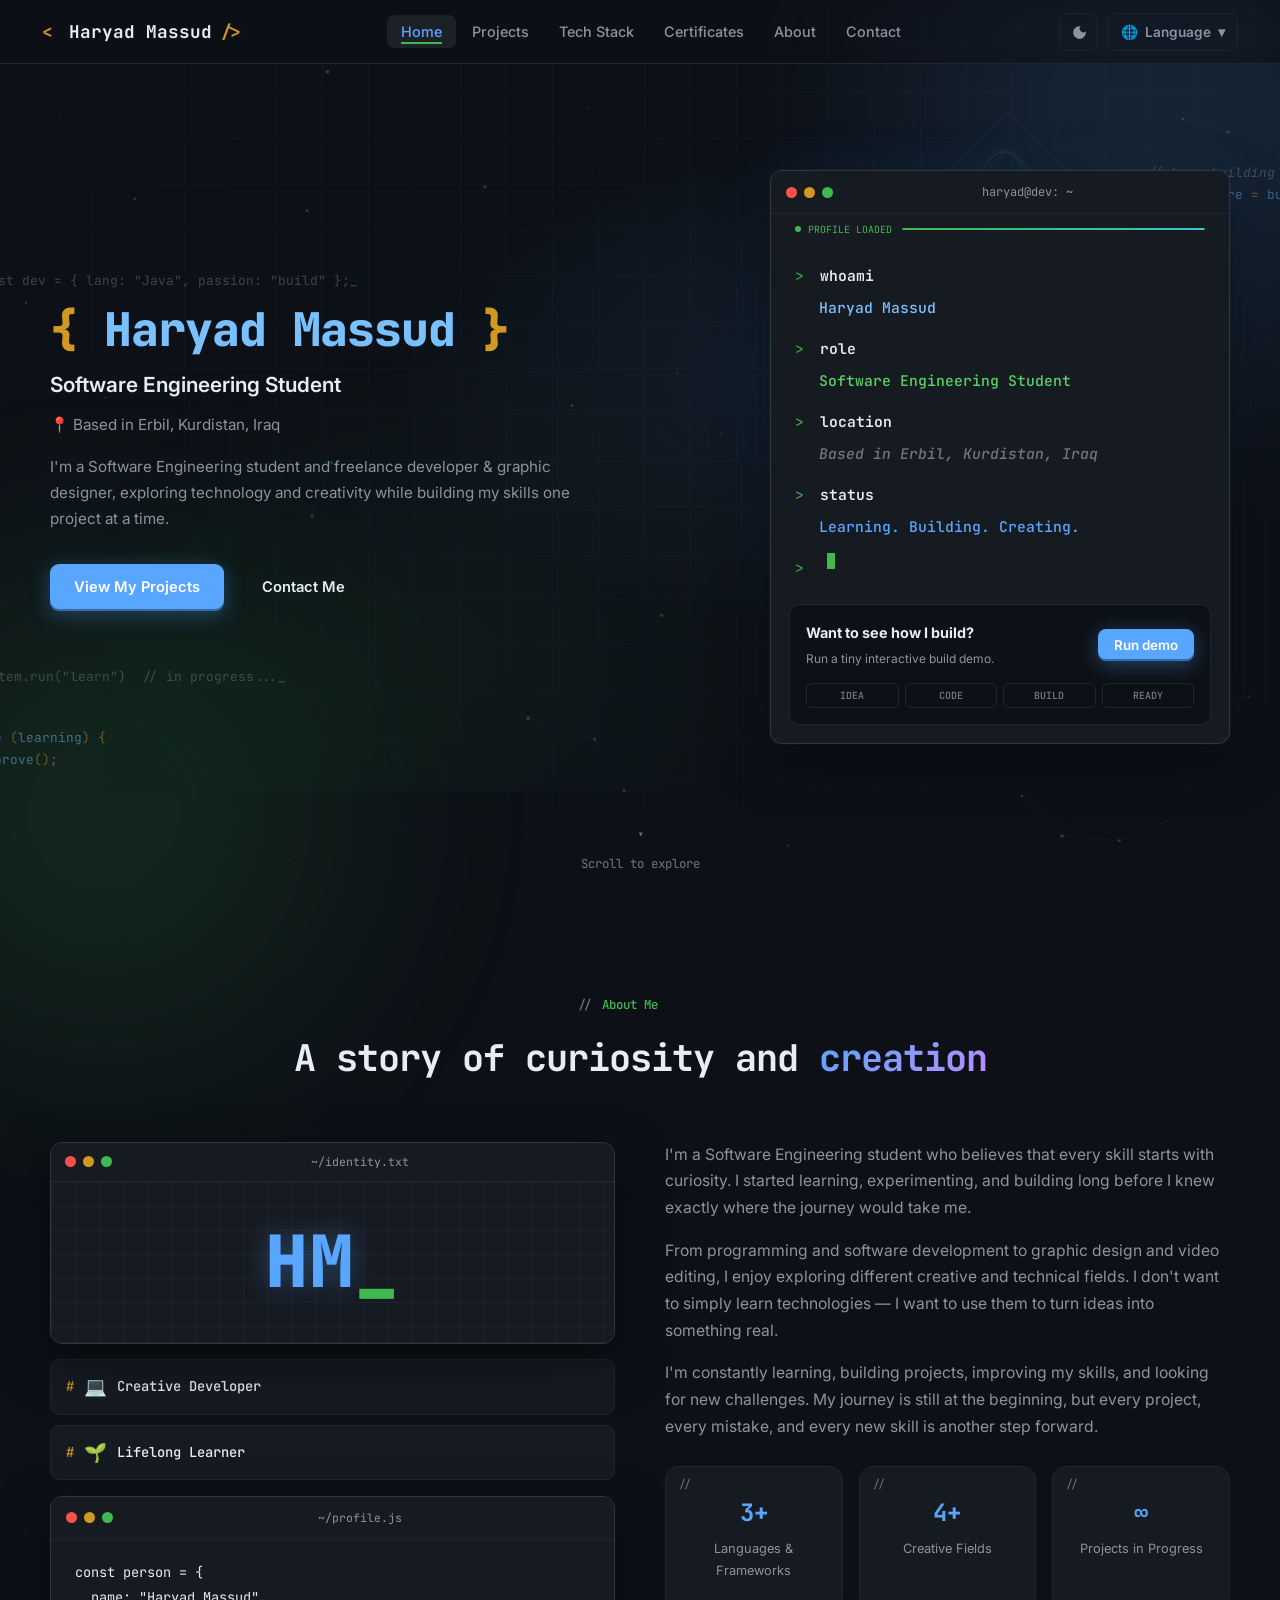
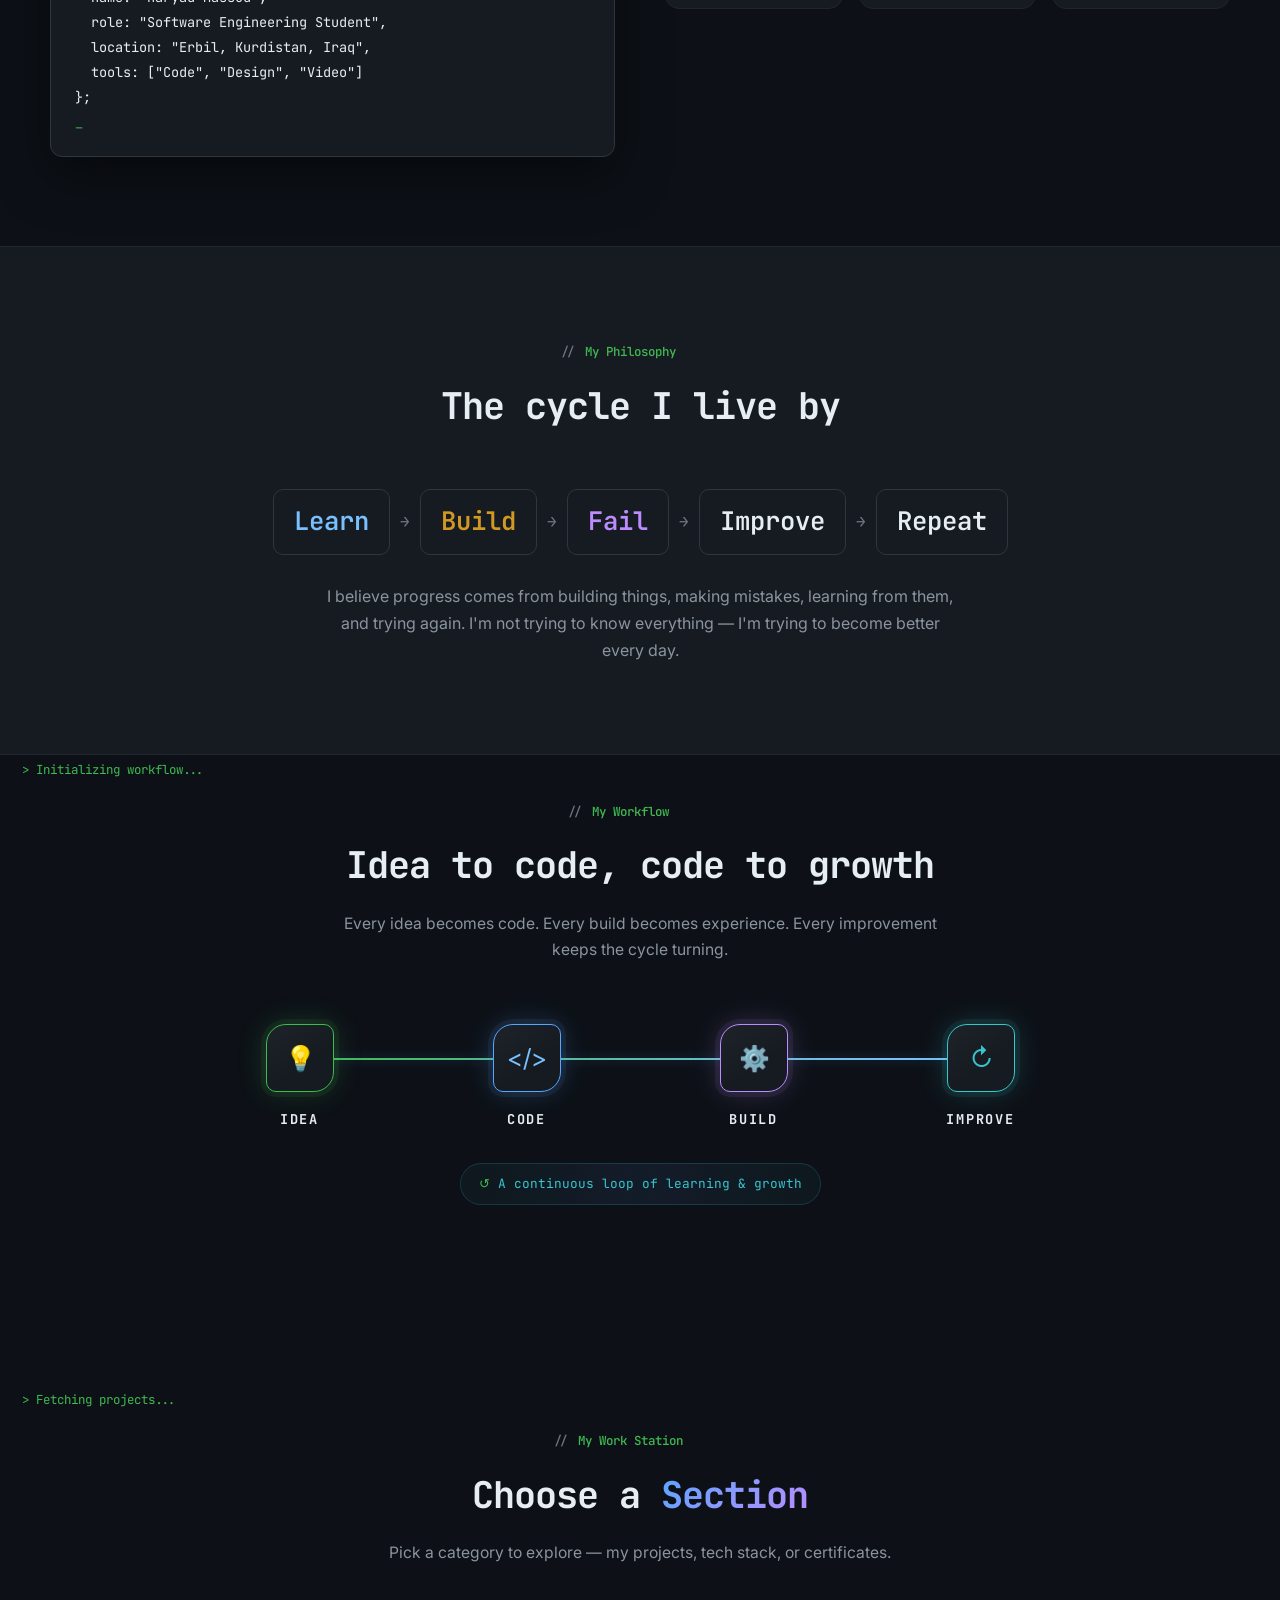
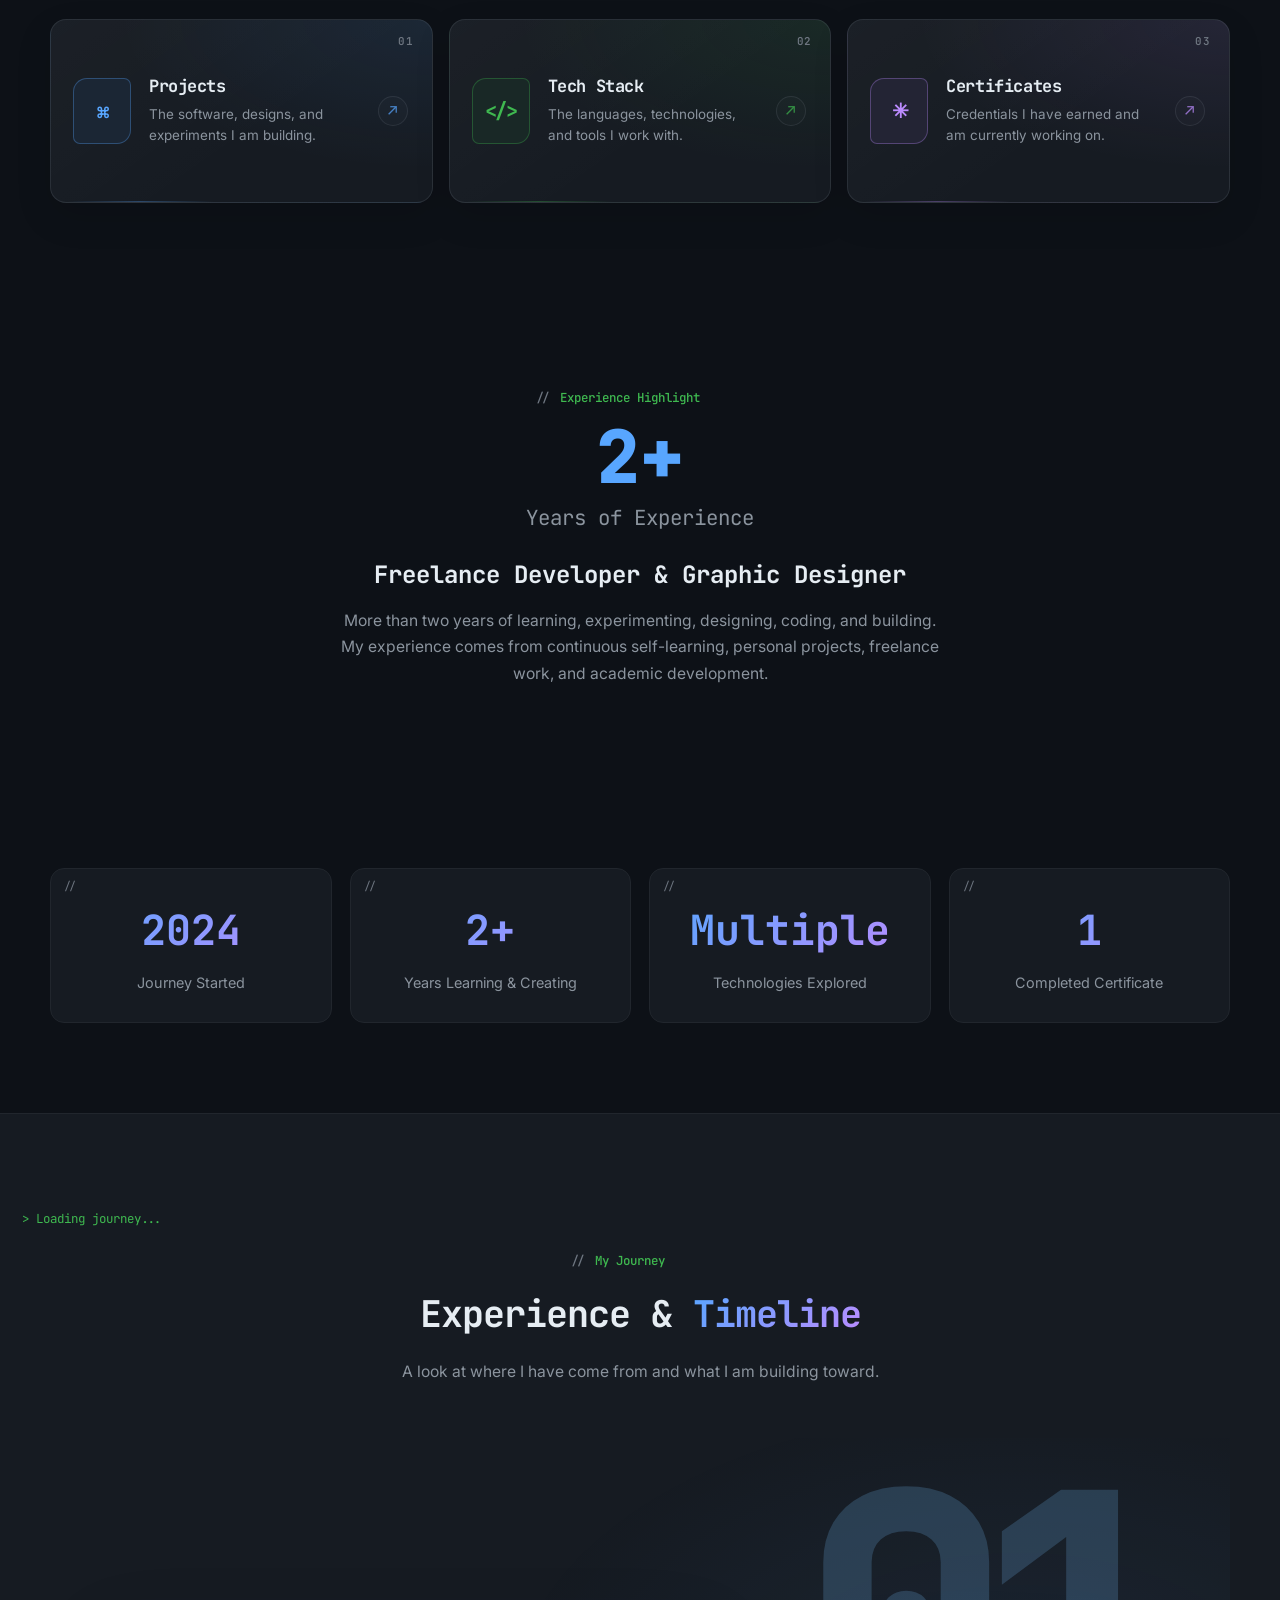
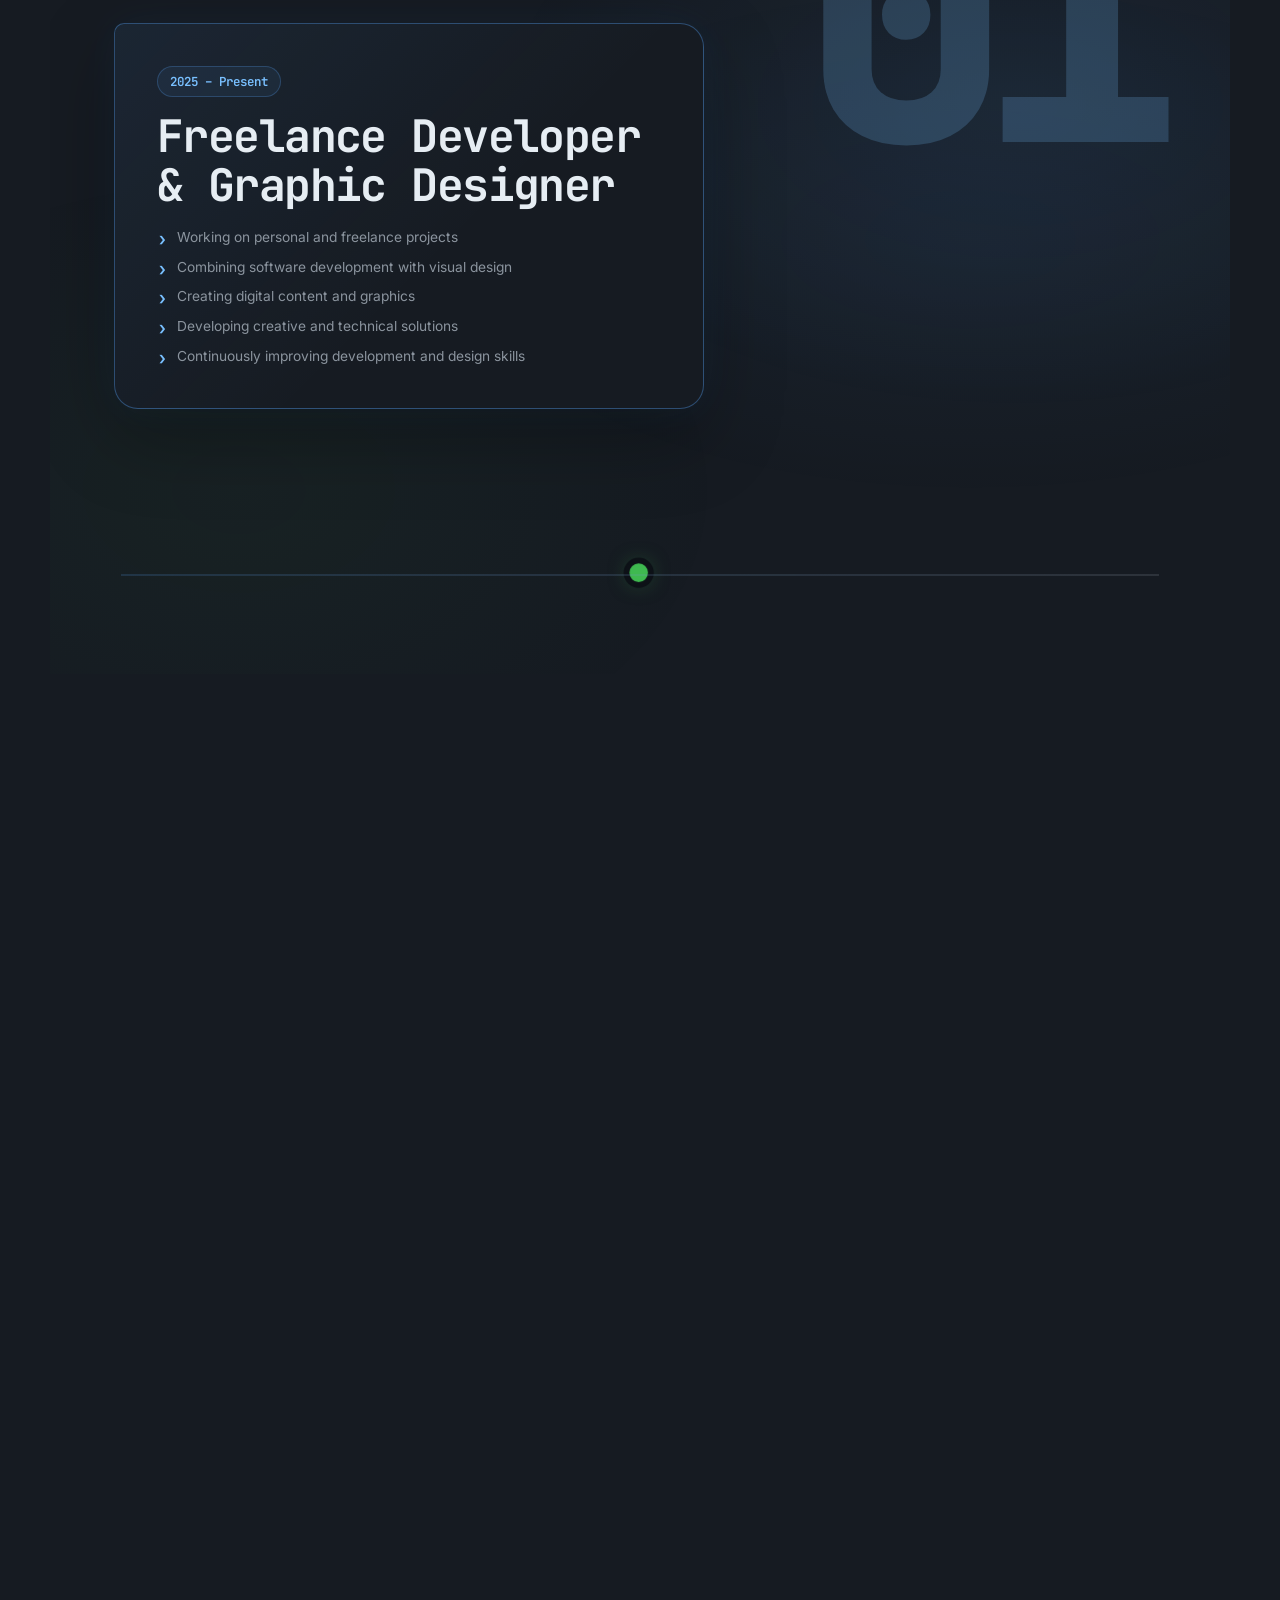
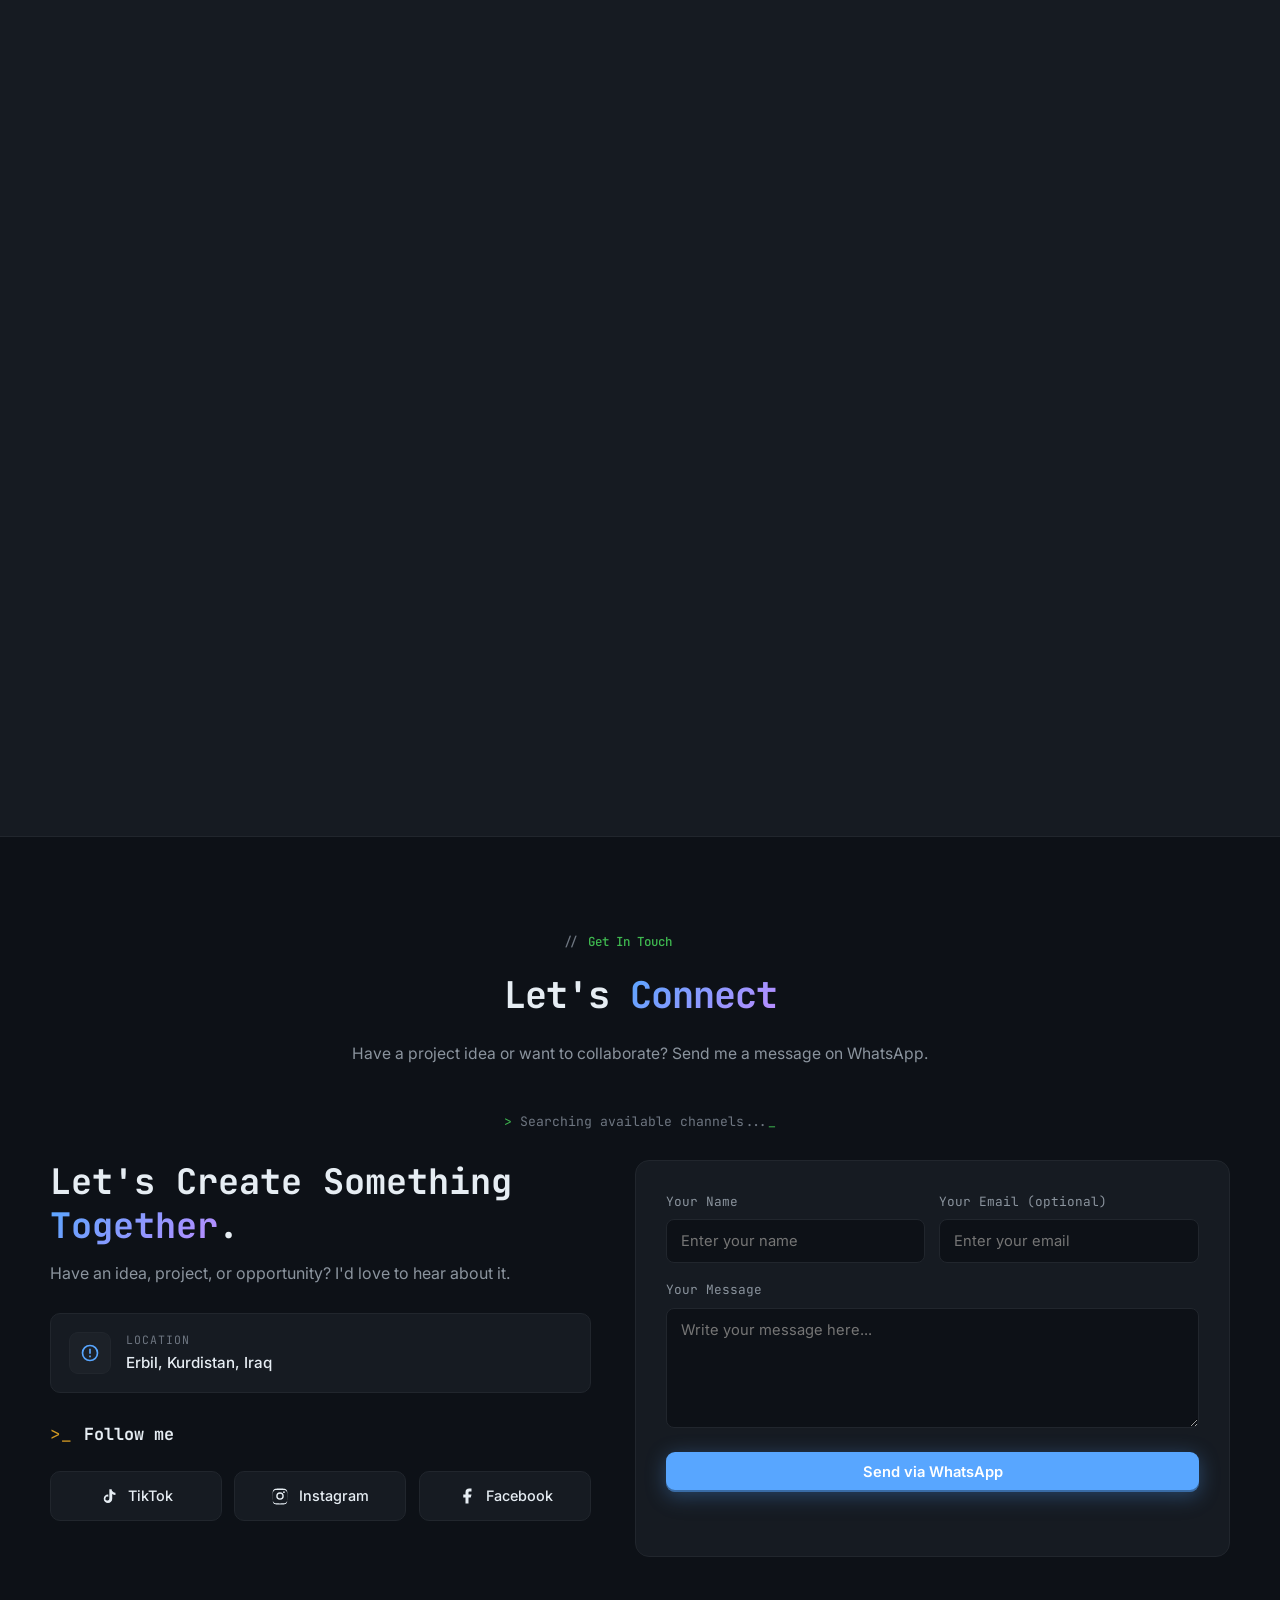
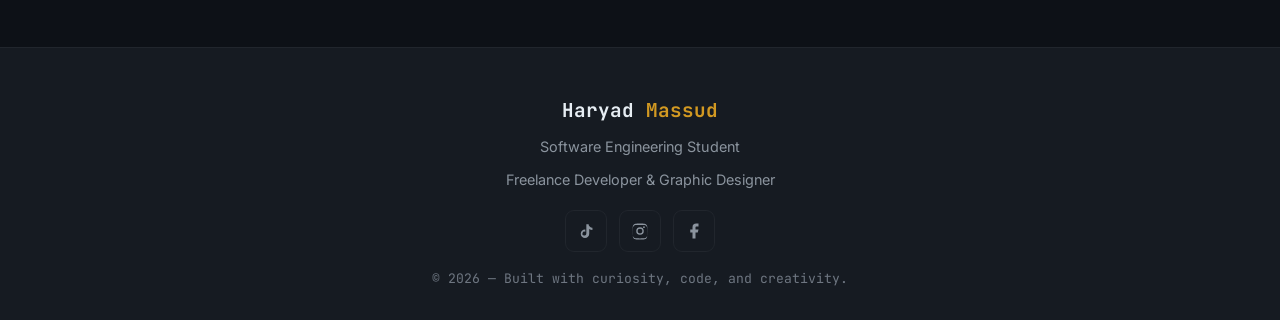
<file: index.html>
<!DOCTYPE html>
<html lang="en" dir="ltr" data-theme="dark">
<head>
    <meta charset="UTF-8">
    <meta name="viewport" content="width=device-width, initial-scale=1.0">
    <meta name="description" content="Haryad Massud — Software Engineering Student, Freelance Developer & Graphic Designer. Based in Erbil, Kurdistan.">
    <meta name="theme-color" content="#0d1117">
    <meta property="og:type" content="website">
    <meta property="og:title" content="Haryad Massud | Software Engineering Student">
    <meta property="og:description" content="Software engineering student, freelance developer, and graphic designer exploring technology and creativity in Erbil, Kurdistan.">
    <meta property="og:url" content="https://h4ryad01.vercel.app/">
    <link rel="canonical" href="https://h4ryad01.vercel.app/">
    <title>Haryad Massud | Software Engineering Student</title>
    <link rel="preconnect" href="https://fonts.googleapis.com">
    <link rel="preconnect" href="https://fonts.gstatic.com" crossorigin>
    <link href="https://fonts.googleapis.com/css2?family=Sora:wght@400;500;600;700;800&family=Inter:wght@300;400;500;600&family=JetBrains+Mono:wght@400;500;600;700;800&family=Tajawal:wght@400;500;700;800&family=Noto+Sans+Arabic:wght@400;500;600;700;800&display=swap" rel="stylesheet">
    <link rel="stylesheet" href="assets/css/styles.css">
</head>
<body>

    <a class="skip-link" href="#home" data-i18n="skipToContent">Skip to content</a>
    <div class="scroll-progress" id="scrollProgress"></div>

    <!-- Background -->
    <div class="bg-code"></div>
    <canvas id="sysCanvas"></canvas>
    <div class="code-snippet cs-1"><span class="tk-cm">// keep building</span>
<span class="tk-kw">const</span> <span class="tk-id">future</span> <span class="tk-op">=</span> <span class="tk-fn">build</span><span class="tk-op">()</span>;</div>
    <div class="code-snippet cs-2"><span class="tk-kw">while</span> <span class="tk-op">(</span><span class="tk-id">learning</span><span class="tk-op">)</span> <span class="tk-op">{</span>
  <span class="tk-id">improve</span><span class="tk-op">();</span>
<span class="tk-op">}</span></div>
    <div class="bg-type bg-type-1"></div>
    <div class="bg-type bg-type-2"></div>
    <div class="bg-orb orb-1"></div>
    <div class="bg-orb orb-2"></div>

    <!-- Viewport transition overlay -->
    <div class="viewport-transition" id="viewportTransition">
        <div class="trans-cmd"><span class="prompt">&gt;</span>&nbsp;<span class="cmd" id="transCmd"></span></div>
        <div class="trans-snippet" id="transSnippet"></div>
        <div class="trans-bar"><div class="fill" id="transFill"></div></div>
    </div>

    <!-- ===== NAV ===== -->
    <nav class="navbar" id="navbar">
        <div class="nav-inner">
            <a href="#home" class="brand"><span class="dot"></span><span data-i18n="brand">Haryad Massud</span></a>
            <ul class="nav-links" id="navLinks">
                <li><a href="#home" data-nav="home" data-i18n="nav.home" class="active">Home</a></li>
                <li><a href="projects.html" data-nav="projects" data-i18n="nav.projects">Projects</a></li>
                <li><a href="techstack.html" data-nav="tech" data-i18n="nav.tech">Tech Stack</a></li>
                <li><a href="certificates.html" data-nav="certs" data-i18n="nav.certs">Certificates</a></li>
                <li><a href="#about" data-nav="about" data-i18n="nav.about">About</a></li>
                <li><a href="#contact" data-nav="contact" data-i18n="nav.contact">Contact</a></li>
            </ul>
            <div class="nav-right">
                <button class="icon-btn" id="themeToggle" title="Theme" aria-label="Toggle theme">
                    <svg id="iconMoon" viewBox="0 0 24 24"><path d="M12 3a9 9 0 1 0 9 9c0-.46-.04-.92-.1-1.36a5.39 5.39 0 0 1-7.54-7.54C12.92 3.04 12.46 3 12 3z"/></svg>
                    <svg id="iconSun" viewBox="0 0 24 24" style="display:none"><path d="M12 7a5 5 0 1 0 0 10 5 5 0 0 0 0-10zm0-5a1 1 0 0 1 1 1v2a1 1 0 0 1-2 0V3a1 1 0 0 1 1-1zM4 11a1 1 0 0 1 0 2H2a1 1 0 0 1 0-2h2zm18 0a1 1 0 0 1 0 2h-2a1 1 0 0 1 0-2h2zM5.6 4.2a1 1 0 0 1 1.4 0l1.4 1.4a1 1 0 1 1-1.4 1.4L5.6 5.6a1 1 0 0 1 0-1.4zm11.4 12.8a1 1 0 0 1 1.4 0l1.4 1.4a1 1 0 0 1-1.4 1.4l-1.4-1.4a1 1 0 0 1 0-1.4zM12 19a1 1 0 0 1 1 1v2a1 1 0 0 1-2 0v-2a1 1 0 0 1 1-1zM5.6 19.8a1 1 0 0 1 0-1.4l1.4-1.4a1 1 0 1 1 1.4 1.4l-1.4 1.4a1 1 0 0 1-1.4 0zM17 6.6a1 1 0 0 1 0-1.4l1.4-1.4a1 1 0 1 1 1.4 1.4L18.4 6.6a1 1 0 0 1-1.4 0z"/></svg>
                </button>
                <div class="lang-select" id="langSelect">
                    <button class="lang-btn" id="langBtn" aria-controls="langMenu" aria-expanded="false">🌐<span class="lang-label" data-i18n="langLabel">Language</span><span>▾</span></button>
                    <div class="lang-menu" id="langMenu">
                        <button class="lang-opt" data-lang="en">English</button>
                        <button class="lang-opt" data-lang="ckb">کوردی</button>
                        <button class="lang-opt" data-lang="ar">العربية</button>
                    </div>
                </div>
                <button class="hamburger" id="hamburger" aria-label="Menu" aria-controls="navLinks" aria-expanded="false"><span></span><span></span><span></span></button>
            </div>
        </div>
    </nav>

    <!-- ================= HERO ================= -->
    <section class="hero" id="home" tabindex="-1">
        <div class="container hero-inner">
            <div class="hero-depth-scene" aria-hidden="true">
                <div class="depth-orbit depth-orbit-one"></div>
                <div class="depth-orbit depth-orbit-two"></div>
                <div class="depth-object">
                    <div class="depth-face depth-face-front">&lt;/&gt;</div>
                    <div class="depth-face depth-face-back"></div>
                    <div class="depth-face depth-face-side"></div>
                </div>
                <span class="depth-index">01 / BUILD</span>
                <span class="depth-node depth-node-one"></span>
                <span class="depth-node depth-node-two"></span>
            </div>
            <div class="hero-info">
                <h1 class="term-name"><span class="bracket">{</span> <span class="name" data-i18n="heroName">Haryad</span> <span class="name" data-i18n="heroNameLast">Massud</span> <span class="bracket">}</span></h1>
                <div class="hero-prof" data-i18n="heroProf">Software Engineering Student</div>
                <div class="hero-loc">📍 <span data-i18n="heroLoc">Based in Erbil, Kurdistan, Iraq</span></div>
                <p class="hero-desc" data-i18n="heroDesc">I'm a Software Engineering student and freelance developer & graphic designer, exploring technology and creativity while building my skills one project at a time.</p>
                <div class="hero-actions">
                    <a href="projects.html" class="btn btn-primary" data-i18n="viewProjects">View My Projects</a>
                    <a href="#contact" class="btn btn-ghost" data-i18n="contactMe">Contact Me</a>
                </div>
            </div>
            <div class="terminal hero-terminal">
                <div class="term-bar">
                    <div class="dots"><span class="d d1"></span><span class="d d2"></span><span class="d d3"></span></div>
                    <div class="title">haryad@dev: ~</div>
                </div>
                <div class="terminal-boot" id="terminalBoot" aria-live="polite">
                    <span class="terminal-boot-label"></span>
                    <span class="terminal-progress"><i></i></span>
                </div>
                <div class="term-body" id="termBody"></div>
                <div class="build-demo" id="buildDemo">
                    <div class="build-demo-head">
                        <div>
                            <h2 class="build-demo-title" data-i18n="buildDemo.title">Want to see how I build?</h2>
                            <p class="build-demo-intro" data-i18n="buildDemo.intro">Run a tiny interactive build demo.</p>
                        </div>
                        <button class="btn btn-primary btn-sm" id="buildDemoRun" type="button" data-i18n="buildDemo.run">Run demo</button>
                    </div>
                    <div class="build-demo-stages" id="buildDemoStages" role="group" aria-label="Build progress">
                        <span class="build-demo-stage" data-stage="0"></span>
                        <span class="build-demo-stage" data-stage="1"></span>
                        <span class="build-demo-stage" data-stage="2"></span>
                        <span class="build-demo-stage" data-stage="3"></span>
                    </div>
                    <pre class="build-demo-code" id="buildDemoCode" aria-live="polite"></pre>
                    <div class="build-demo-preview" id="buildDemoPreview" aria-hidden="true">
                        <div class="build-demo-browserbar">
                            <span class="build-demo-browser-dots"><i></i><i></i><i></i></span>
                            <span class="build-demo-preview-label" data-i18n="buildDemo.preview">Portfolio preview</span>
                        </div>
                        <div class="build-demo-page">
                            <div class="build-demo-nav">
                                <span class="build-demo-logo">HM</span>
                                <span class="build-demo-nav-links"><i></i><i></i><i></i></span>
                            </div>
                            <div class="build-demo-hero">
                                <div class="build-demo-copy">
                                    <span class="build-demo-kicker" data-i18n="buildDemo.previewKicker">SOFTWARE ENGINEERING STUDENT</span>
                                    <strong data-i18n="buildDemo.previewName">Haryad Massud</strong>
                                    <span class="build-demo-line"></span>
                                    <span class="build-demo-line short"></span>
                                    <span class="build-demo-mini-button" data-i18n="buildDemo.previewCta">Explore</span>
                                </div>
                                <div class="build-demo-avatar">HM</div>
                            </div>
                            <div class="build-demo-cards" aria-hidden="true"><i></i><i></i><i></i></div>
                        </div>
                    </div>
                    <a class="build-demo-projects" id="buildDemoProjects" href="projects.html" data-i18n="buildDemo.projects" hidden>Explore my projects</a>
                </div>
            </div>
        </div>
        <div class="scroll-hint"><div class="chev">▾</div><span data-i18n="scrollForMore">Scroll to explore</span></div>
    </section>

    <!-- ================= ABOUT ================= -->
    <section class="section" id="about">
        <div class="container">
            <div class="section-head reveal">
                <div class="eyebrow" data-i18n="aboutEyebrow">About Me</div>
                <h2 class="section-title" data-i18n="aboutTitle">A story of curiosity and <span class="gradient-text">creation</span></h2>
            </div>
            <div class="about-grid">
                <div class="about-visual reveal">
                    <div class="about-terminal-card">
                        <div class="term-bar">
                            <div class="dots"><span class="d d1"></span><span class="d d2"></span><span class="d d3"></span></div>
                            <div class="title">~/identity.txt</div>
                        </div>
                        <div class="about-monogram"><span class="hm">HM</span><span class="caret">_</span></div>
                    </div>
                    <div class="about-meta">
                        <div class="about-float-box"><span class="ico-hash">#</span><span class="ico">💻</span><span data-i18n="floatBox1">Creative Developer</span></div>
                        <div class="about-float-box"><span class="ico-hash">#</span><span class="ico">🌱</span><span data-i18n="floatBox2">Lifelong Learner</span></div>
                    </div>
                    <div class="code-window">
                        <div class="term-bar">
                            <div class="dots"><span class="d d1"></span><span class="d d2"></span><span class="d d3"></span></div>
                            <div class="title">~/profile.js</div>
                        </div>
                        <div class="code-body" id="typeCode"></div>
                    </div>
                </div>
                <div class="about-story reveal">
                    <p data-i18n="aboutP1">I'm a Software Engineering student who believes that every skill starts with curiosity. I started learning, experimenting, and building long before I knew exactly where the journey would take me.</p>
                    <p data-i18n="aboutP2">From programming and software development to graphic design and video editing, I enjoy exploring different creative and technical fields. I don't want to simply learn technologies — I want to use them to turn ideas into something real.</p>
                    <p data-i18n="aboutP3">I'm constantly learning, building projects, improving my skills, and looking for new challenges. My journey is still at the beginning, but every project, every mistake, and every new skill is another step forward.</p>
                    <div class="about-stats">
                        <div class="stat"><div class="num">3+</div><div class="lbl" data-i18n="stat1">Languages & Frameworks</div></div>
                        <div class="stat"><div class="num">4+</div><div class="lbl" data-i18n="stat2">Creative Fields</div></div>
                        <div class="stat"><div class="num">∞</div><div class="lbl" data-i18n="stat3">Projects in Progress</div></div>
                    </div>
                </div>
            </div>
        </div>
    </section>

    <!-- ================= PHILOSOPHY ================= -->
    <section class="section section-alt philosophy" id="philosophy">
        <div class="container">
            <div class="section-head reveal">
                <div class="eyebrow" data-i18n="philEyebrow">My Philosophy</div>
                <h2 class="section-title" data-i18n="philTitle">The cycle I live by</h2>
            </div>
            <div class="phil-cycle reveal">
                <span class="phil-word" data-i18n="philWords.0">Learn</span><span class="phil-sep">→</span>
                <span class="phil-word" data-i18n="philWords.1">Build</span><span class="phil-sep">→</span>
                <span class="phil-word" data-i18n="philWords.2">Fail</span><span class="phil-sep">→</span>
                <span class="phil-word" data-i18n="philWords.3">Improve</span><span class="phil-sep">→</span>
                <span class="phil-word" data-i18n="philWords.4">Repeat</span>
            </div>
            <p class="phil-desc reveal" data-i18n="philDesc">I believe progress comes from building things, making mistakes, learning from them, and trying again. I'm not trying to know everything — I'm trying to become better every day.</p>
        </div>
    </section>

    <!-- ================= PROCESS (IDEA -> CODE -> BUILD -> IMPROVE) ================= -->
    <section class="section process" id="process" data-scroll-key="process">
        <div class="container">
            <div class="section-head reveal">
                <div class="eyebrow" data-i18n="processEyebrow">My Workflow</div>
                <h2 class="section-title" data-i18n="processTitle">Idea to code, code to growth</h2>
                <p class="section-sub reveal" data-i18n="processSub">Every idea becomes code. Every build becomes experience. Every improvement keeps the cycle turning.</p>
            </div>
            <div class="pipeline" id="pipeline">
                <div class="pipe-node" data-step>
                    <div class="pipe-ico">💡</div>
                    <span class="pipe-label" data-i18n="processSteps.0">IDEA</span>
                </div>
                <div class="pipe-node" data-step>
                    <div class="pipe-ico">&lt;/&gt;</div>
                    <span class="pipe-label" data-i18n="processSteps.1">CODE</span>
                </div>
                <div class="pipe-node" data-step>
                    <div class="pipe-ico">⚙️</div>
                    <span class="pipe-label" data-i18n="processSteps.2">BUILD</span>
                </div>
                <div class="pipe-node" data-step>
                    <div class="pipe-ico">↻</div>
                    <span class="pipe-label" data-i18n="processSteps.3">IMPROVE</span>
                </div>
                <div class="pipe-loop" data-i18n="processLoop">A continuous loop of learning &amp; growth</div>
            </div>
        </div>
    </section>

    <!-- ================= WORK STATION ================= -->
    <section class="section" id="workStation" data-scroll-key="workStation">
        <div class="container">
            <div class="section-head reveal">
                <div class="eyebrow" data-i18n="workEyebrow">My Work Station</div>
                <h2 class="section-title" data-i18n="workTitle">Choose a <span class="gradient-text">Section</span></h2>
                <p class="section-sub reveal" data-i18n="workSub">Pick a category to explore — my projects, tech stack, or certificates.</p>
            </div>

            <!-- ===== SELECTOR ===== -->
            <div class="cat-grid">
                <a href="projects.html" class="cat-card reveal" data-nav-page="projects.html" data-nav-cmd="cd ./projects">
                    <span class="cat-index" aria-hidden="true">01</span>
                    <span class="cat-icon-wrap" aria-hidden="true"><span class="cat-icon">⌘</span></span>
                    <div class="cat-copy">
                        <h3 data-i18n="catTitle1">Projects</h3>
                        <p data-i18n="catDesc1">The software, designs, and experiments I am building.</p>
                    </div>
                    <span class="cat-arrow" aria-hidden="true">↗</span>
                </a>
                <a href="techstack.html" class="cat-card reveal" data-nav-page="techstack.html" data-nav-cmd="npm run skills">
                    <span class="cat-index" aria-hidden="true">02</span>
                    <span class="cat-icon-wrap" aria-hidden="true"><span class="cat-icon">&lt;/&gt;</span></span>
                    <div class="cat-copy">
                        <h3 data-i18n="catTitle2">Tech Stack</h3>
                        <p data-i18n="catDesc2">The languages, technologies, and tools I work with.</p>
                    </div>
                    <span class="cat-arrow" aria-hidden="true">↗</span>
                </a>
                <a href="certificates.html" class="cat-card reveal" data-nav-page="certificates.html" data-nav-cmd="open certificates">
                    <span class="cat-index" aria-hidden="true">03</span>
                    <span class="cat-icon-wrap" aria-hidden="true"><span class="cat-icon">✳</span></span>
                    <div class="cat-copy">
                        <h3 data-i18n="catTitle3">Certificates</h3>
                        <p data-i18n="catDesc3">Credentials I have earned and am currently working on.</p>
                    </div>
                    <span class="cat-arrow" aria-hidden="true">↗</span>
                </a>
            </div>
        </div>
    </section>

    <!-- ============ EXPERIENCE HIGHLIGHT ============ -->
    <section class="section highlight" id="highlight">
        <div class="container">
            <div class="hl-inner">
                <div class="eyebrow reveal" data-i18n="hlEyebrow">Experience Highlight</div>
                <div class="hl-years reveal" data-i18n="hlYears">2+</div>
                <div class="hl-years-suffix" data-i18n="expYearSuffix">Years of Experience</div>
                <h3 class="hl-role reveal" data-i18n="hlRole">Freelance Developer & Graphic Designer</h3>
                <p class="hl-desc reveal" data-i18n="hlDesc">More than two years of learning, experimenting, designing, coding, and building. My experience comes from continuous self-learning, personal projects, freelance work, and academic development.</p>
            </div>
        </div>
    </section>

    <!-- ============ JOURNEY COUNTERS ============ -->
    <section class="section stats" id="stats">
        <div class="container">
            <div class="stats-grid">
                <div class="stat reveal"><div class="stat-num" data-stat="V1"></div><div class="stat-label" data-i18n="statL1">Journey Started</div></div>
                <div class="stat reveal"><div class="stat-num" data-stat="V2"></div><div class="stat-label" data-i18n="statL2">Years Learning &amp; Creating</div></div>
                <div class="stat reveal"><div class="stat-num" data-stat="V3"></div><div class="stat-label" data-i18n="statL3">Technologies Explored</div></div>
                <div class="stat reveal"><div class="stat-num" data-stat="V4"></div><div class="stat-label" data-i18n="statL4">Completed Certificate</div></div>
            </div>
        </div>
    </section>

    <!-- ============ EXPERIENCE TIMELINE ============ -->
    <section class="section section-alt experience" id="experience" data-scroll-key="experience">
        <div class="container">
            <div class="section-head reveal">
                <div class="eyebrow" data-i18n="expEyebrow">My Journey</div>
                <h2 class="section-title" data-i18n="expTitle">Experience & <span class="gradient-text">Timeline</span></h2>
                <p class="section-sub reveal" data-i18n="expSub">A look at where I have come from and what I am building toward.</p>
            </div>
            <div class="exp-column">
                <div class="timeline" id="expTimeline"></div>
            </div>
        </div>
    </section>

    <!-- ================= CONTACT ================= -->
    <section class="section" id="contact">
        <div class="container">
            <div class="section-head reveal">
                <div class="eyebrow" data-i18n="contactEyebrow">Get In Touch</div>
                <h2 class="section-title" data-i18n="contactTitle">Let's <span class="gradient-text">Connect</span></h2>
                <p class="section-sub reveal" data-i18n="contactSub">Have a project idea, a collaboration, or just want to say hi? My inbox is always open.</p>
            </div>
            <div class="contact-grid">
                <div class="contact-info reveal">
                    <h3 class="contact-heading" data-i18n="contactHeading">Let's Create Something <span class="gradient-text">Together</span>.</h3>
                    <p class="contact-desc" data-i18n="contactDesc">Have an idea, project, or opportunity? I'd love to hear about it.</p>
                    <div class="contact-cards">
                        <div class="contact-card">
                            <div class="contact-ico"><svg viewBox="0 0 24 24"><path d="M12 2a10 10 0 1 0 0 20 10 10 0 0 0 0-20zm0 18a8 8 0 1 1 0-16 8 8 0 0 1 0 16zm-1-13h2v6h-2zm0 8h2v2h-2z"/></svg></div>
                            <div><div class="lbl" data-i18n="locLabel">Location</div><div class="val" data-i18n="locValue">Erbil, Kurdistan, Iraq</div></div>
                        </div>
                    </div>
                    <div class="tech-subhead" style="margin-top:26px"><span class="ths-chever">&gt;_</span><h4 data-i18n="followMe">Follow me</h4></div>
                    <div class="platform-grid" id="platformGrid"></div>
                </div>
                <form class="contact-form reveal" id="contactForm">
                    <div class="form-row">
                        <div class="field"><label for="contactName" data-i18n="nameLabel">Your Name</label><input id="contactName" name="name" type="text" autocomplete="name" required data-i18n-ph="namePh" placeholder="Enter your name"></div>
                        <div class="field"><label for="contactEmail" data-i18n="emailPhLabel">Your Email (optional)</label><input id="contactEmail" name="email" type="email" autocomplete="email" data-i18n-ph="emailPh" placeholder="Enter your email"></div>
                    </div>
                    <div class="field"><label for="contactMessage" data-i18n="msgLabel">Your Message</label><textarea id="contactMessage" name="message" required data-i18n-ph="msgPh" placeholder="Write your message here..."></textarea></div>
                    <button type="submit" class="btn btn-primary btn-block" data-i18n="submitMsg">Send via WhatsApp</button>
                    <div class="form-note" id="formNote" role="status" aria-live="polite"></div>
                </form>
            </div>
        </div>
    </section>

    <!-- ================= FOOTER ================= -->
    <footer class="footer">
        <div class="footer-inner">
            <div class="footer-brand">Haryad <span class="b">Massud</span></div>
            <div class="footer-role" data-i18n="footerRole1">Software Engineering Student</div>
            <div class="footer-role" data-i18n="footerRole2">Freelance Developer & Graphic Designer</div>
            <div class="footer-social" id="footerSocial"></div>
            <div class="copy" data-i18n="footerCopy">© 2026 — Built with curiosity, code, and creativity.</div>
        </div>
    </footer>

    <div class="cursor-dot"></div>
        <div class="cursor-ring"><span class="cursor-label"></span></div>

    <script src="assets/js/translations.js"></script>
    <script src="assets/js/data.js"></script>
    <script src="assets/js/main.js"></script>
</body>
</html>
</file>
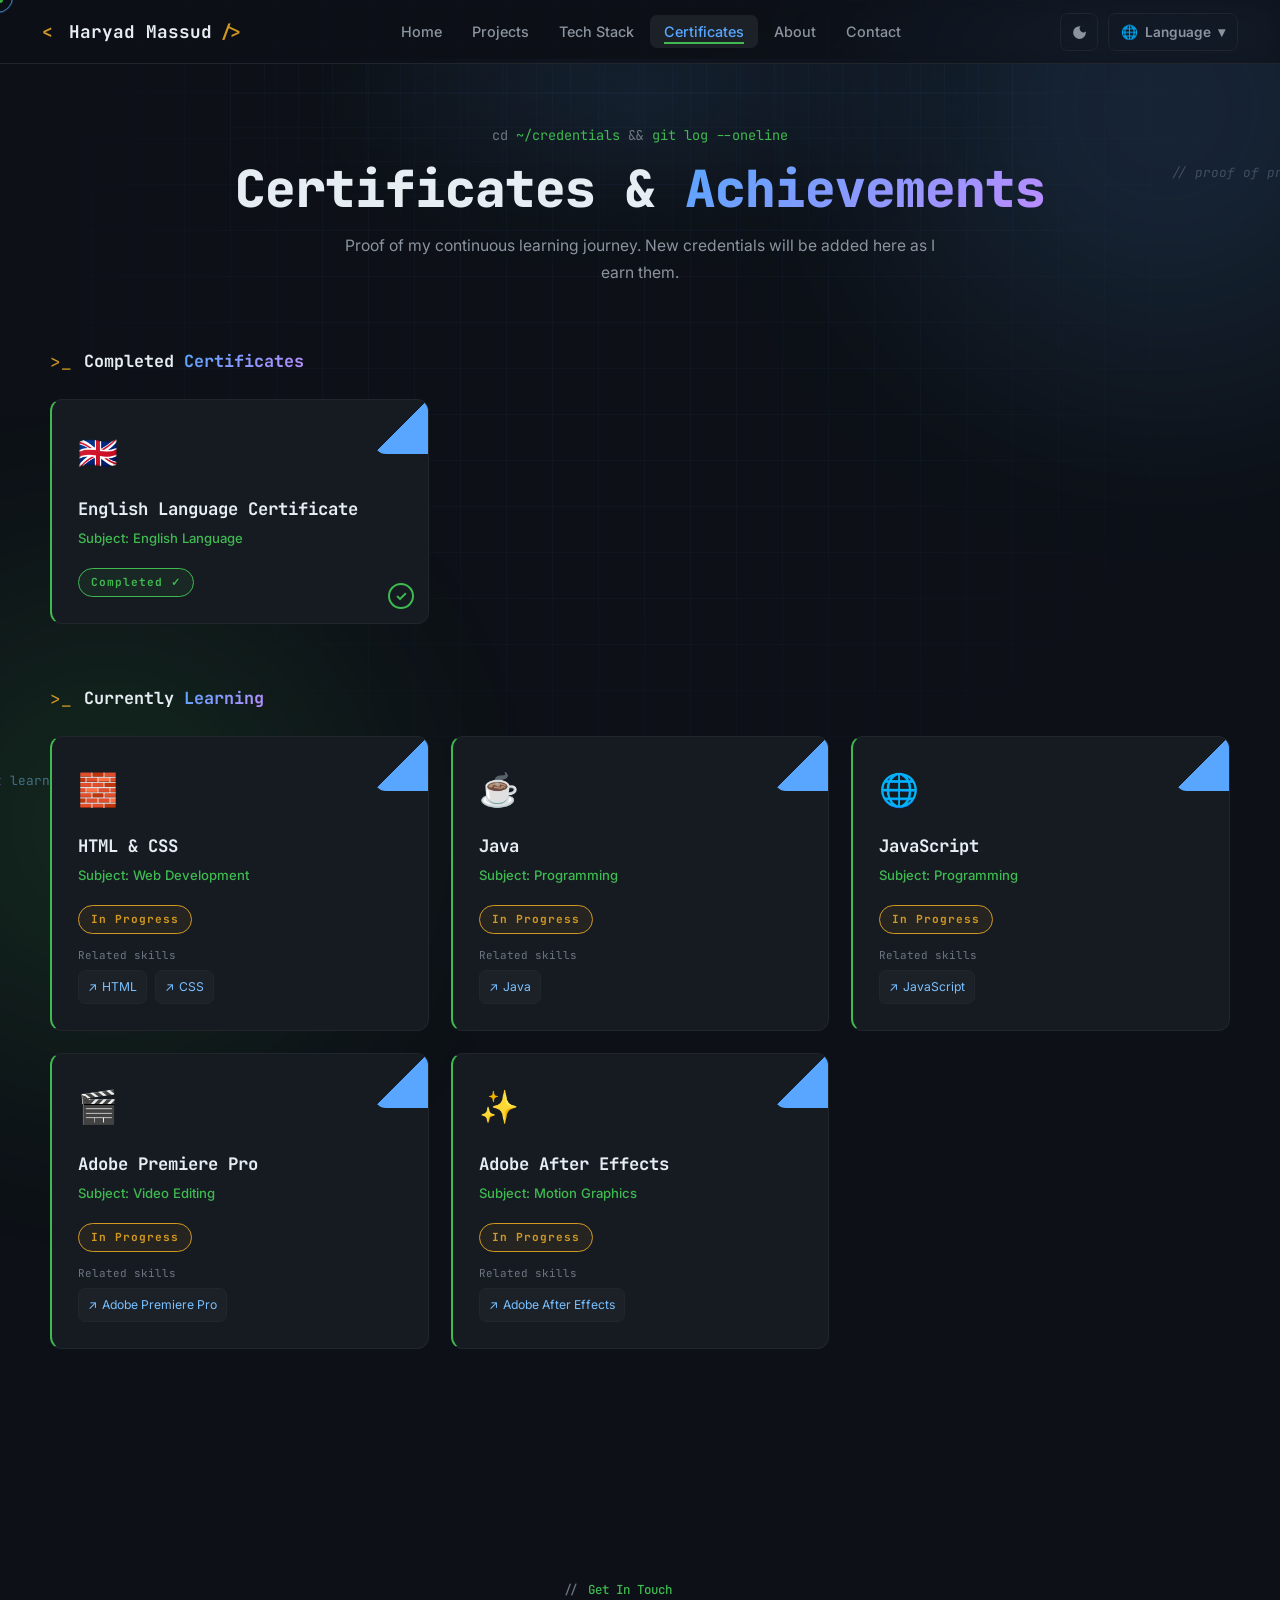
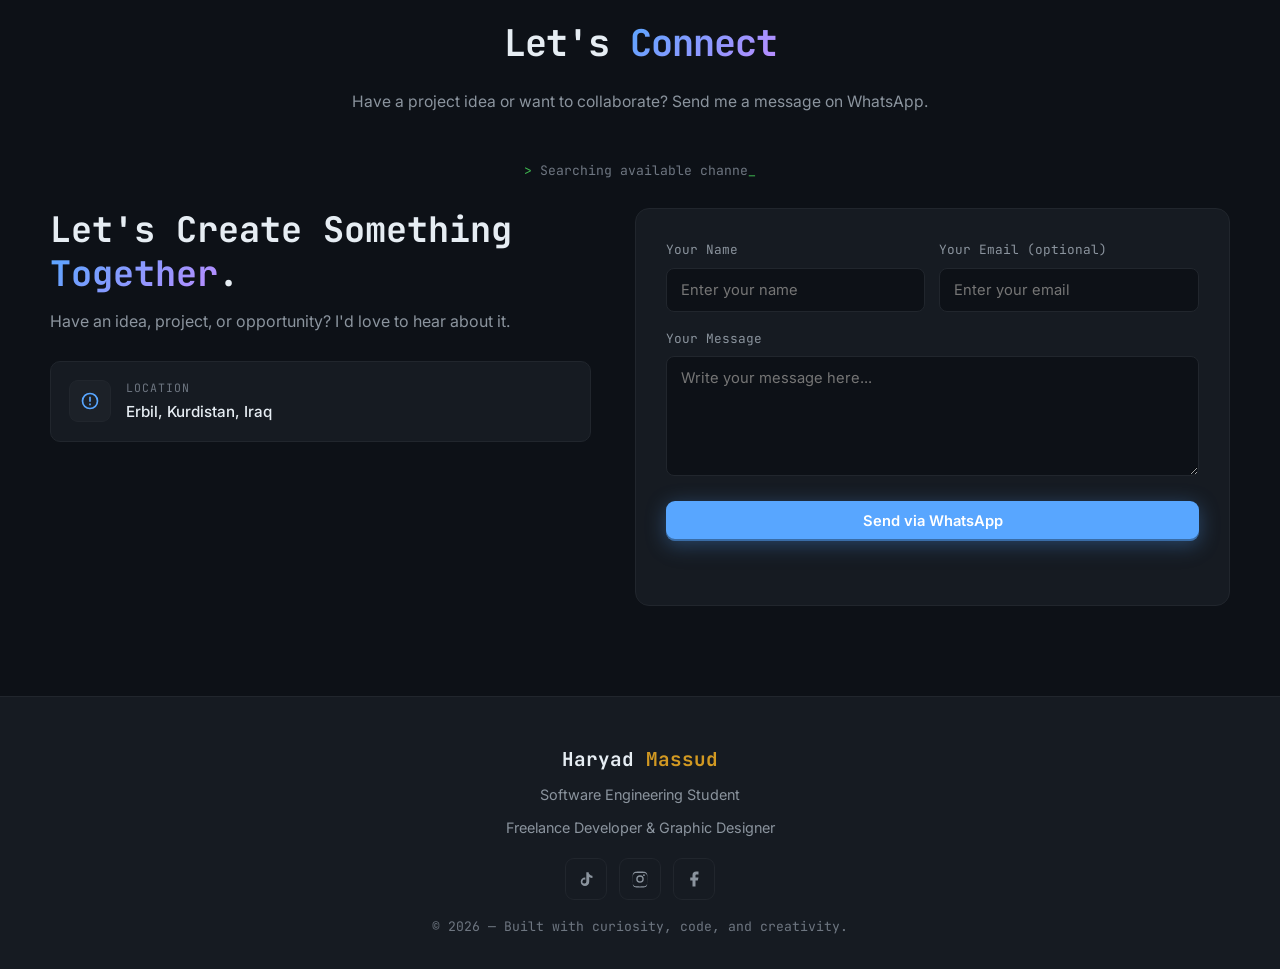
<file: certificates.html>
<!DOCTYPE html>
<html lang="en" dir="ltr" data-theme="dark">
<head>
    <meta charset="UTF-8">
    <meta name="viewport" content="width=device-width, initial-scale=1.0">
    <meta name="description" content="Haryad Massud — Certificates. Credentials earned and currently in progress on the learning journey.">
    <meta name="theme-color" content="#0d1117">
    <meta property="og:type" content="website">
    <meta property="og:title" content="Certificates | Haryad Massud">
    <meta property="og:description" content="Credentials Haryad Massud has earned and certificates currently in progress on the learning journey.">
    <meta property="og:url" content="https://h4ryad01.vercel.app/certificates.html">
    <link rel="canonical" href="https://h4ryad01.vercel.app/certificates.html">
    <title>Certificates | Haryad Massud</title>
    <link rel="preconnect" href="https://fonts.googleapis.com">
    <link rel="preconnect" href="https://fonts.gstatic.com" crossorigin>
    <link href="https://fonts.googleapis.com/css2?family=Sora:wght@400;500;600;700;800&family=Inter:wght@300;400;500;600&family=JetBrains+Mono:wght@400;500;600;700;800&family=Tajawal:wght@400;500;700;800&family=Noto+Sans+Arabic:wght@400;500;600;700;800&display=swap" rel="stylesheet">
    <link rel="stylesheet" href="assets/css/styles.css">
</head>
<body>

    <a class="skip-link" href="#pageContent" data-i18n="skipToContent">Skip to content</a>
    <div class="scroll-progress" id="scrollProgress"></div>

    <!-- Viewport transition overlay -->
    <div class="viewport-transition" id="viewportTransition">
        <div class="trans-cmd"><span class="prompt">&gt;</span>&nbsp;<span class="cmd" id="transCmd"></span></div>
        <div class="trans-snippet" id="transSnippet"></div>
        <div class="trans-bar"><div class="fill" id="transFill"></div></div>
    </div>

    <div class="bg-code"></div>
    <div class="code-snippet cs-1"><span class="tk-cm">// proof of progress</span></div>
    <div class="code-snippet cs-2"><span class="tk-kw">await</span> <span class="tk-id">learner</span><span class="tk-op">.</span><span class="tk-fn">levelUp</span><span class="tk-op">()</span>;</div>
    <div class="bg-orb orb-1"></div>
    <div class="bg-orb orb-2"></div>

    <!-- ===== NAV ===== -->
    <nav class="navbar" id="navbar">
        <div class="nav-inner">
            <a href="index.html" class="brand"><span class="dot"></span><span data-i18n="brand">Haryad Massud</span></a>
            <ul class="nav-links" id="navLinks">
                <li><a href="index.html" data-nav="home" data-i18n="nav.home">Home</a></li>
                <li><a href="projects.html" data-nav="projects" data-i18n="nav.projects">Projects</a></li>
                <li><a href="techstack.html" data-nav="tech" data-i18n="nav.tech">Tech Stack</a></li>
                <li><a href="certificates.html" data-nav="certs" data-i18n="nav.certs" class="active">Certificates</a></li>
                <li><a href="index.html#about" data-nav="about" data-i18n="nav.about">About</a></li>
                <li><a href="index.html#contact" data-nav="contact" data-i18n="nav.contact">Contact</a></li>
            </ul>
            <div class="nav-right">
                <button class="icon-btn" id="themeToggle" title="Theme" aria-label="Toggle theme">
                    <svg id="iconMoon" viewBox="0 0 24 24"><path d="M12 3a9 9 0 1 0 9 9c0-.46-.04-.92-.1-1.36a5.39 5.39 0 0 1-7.54-7.54C12.92 3.04 12.46 3 12 3z"/></svg>
                    <svg id="iconSun" viewBox="0 0 24 24" style="display:none"><path d="M12 7a5 5 0 1 0 0 10 5 5 0 0 0 0-10zm0-5a1 1 0 0 1 1 1v2a1 1 0 0 1-2 0V3a1 1 0 0 1 1-1zM4 11a1 1 0 0 1 0 2H2a1 1 0 0 1 0-2h2zm18 0a1 1 0 0 1 0 2h-2a1 1 0 0 1 0-2h2zM5.6 4.2a1 1 0 0 1 1.4 0l1.4 1.4a1 1 0 1 1-1.4 1.4L5.6 5.6a1 1 0 0 1 0-1.4zm11.4 12.8a1 1 0 0 1 1.4 0l1.4 1.4a1 1 0 0 1-1.4 1.4l-1.4-1.4a1 1 0 0 1 0-1.4zM12 19a1 1 0 0 1 1 1v2a1 1 0 0 1-2 0v-2a1 1 0 0 1 1-1zM5.6 19.8a1 1 0 0 1 0-1.4l1.4-1.4a1 1 0 1 1 1.4 1.4l-1.4 1.4a1 1 0 0 1-1.4 0zM17 6.6a1 1 0 0 1 0-1.4l1.4-1.4a1 1 0 1 1 1.4 1.4L18.4 6.6a1 1 0 0 1-1.4 0z"/></svg>
                </button>
                <div class="lang-select" id="langSelect">
                    <button class="lang-btn" id="langBtn" aria-controls="langMenu" aria-expanded="false">🌐<span class="lang-label" data-i18n="langLabel">Language</span><span>▾</span></button>
                    <div class="lang-menu" id="langMenu">
                        <button class="lang-opt" data-lang="en">English</button>
                        <button class="lang-opt" data-lang="ckb">کوردی</button>
                        <button class="lang-opt" data-lang="ar">العربية</button>
                    </div>
                </div>
                <button class="hamburger" id="hamburger" aria-label="Menu" aria-controls="navLinks" aria-expanded="false"><span></span><span></span><span></span></button>
            </div>
        </div>
    </nav>

    <!-- ===== PAGE HERO ===== -->
    <header class="page-hero" id="pageContent" tabindex="-1">
        <div class="ph-loc"><span class="slash">cd</span> ~/credentials <span class="slash">&&</span> git log --oneline</div>
        <h1 data-i18n="certTitle">Certificates & <span class="gradient-text">Achievements</span></h1>
        <p class="ph-sub" data-i18n="certSub">Proof of my continuous learning journey. New credentials will be added here as I earn them.</p>
    </header>

    <!-- ===== CERTIFICATES ===== -->
    <section class="page-body">
        <div class="container">
            <div class="tech-subsect">
                <div class="tech-subhead reveal"><span class="ths-chever">&gt;_</span><h4 data-i18n="certDoneTitle">Completed <span class="gradient-text">Certificates</span></h4></div>
                <div class="cert-grid" id="certDoneGrid"></div>
            </div>
            <div class="tech-subsect" style="margin-top:60px">
                <div class="tech-subhead reveal"><span class="ths-chever">&gt;_</span><h4 data-i18n="certDoingTitle">Currently <span class="gradient-text">Working On</span></h4></div>
                <div class="cert-grid" id="certDoingGrid"></div>
            </div>
        </div>
    </section>

    <!-- ============ CONTACT ============ -->
    <section class="section" id="contact">
        <div class="container">
            <div class="section-head reveal">
                <div class="eyebrow" data-i18n="contactEyebrow">Get In Touch</div>
                <h2 class="section-title" data-i18n="contactTitle">Let's <span class="gradient-text">Connect</span></h2>
                <p class="section-sub reveal" data-i18n="contactSub">Have a project idea, a collaboration, or just want to say hi? My inbox is always open.</p>
            </div>
            <div class="contact-grid">
                <div class="contact-info reveal">
                    <h3 class="contact-heading" data-i18n="contactHeading">Let's Create Something <span class="gradient-text">Together</span>.</h3>
                    <p class="contact-desc" data-i18n="contactDesc">Have an idea, project, or opportunity? I'd love to hear about it.</p>
                    <div class="contact-cards">
                        <div class="contact-card">
                            <div class="contact-ico"><svg viewBox="0 0 24 24"><path d="M12 2a10 10 0 1 0 0 20 10 10 0 0 0 0-20zm0 18a8 8 0 1 1 0-16 8 8 0 0 1 0 16zm-1-13h2v6h-2zm0 8h2v2h-2z"/></svg></div>
                            <div><div class="lbl" data-i18n="locLabel">Location</div><div class="val" data-i18n="locValue">Erbil, Kurdistan, Iraq</div></div>
                        </div>
                    </div>
                </div>
                <form class="contact-form reveal" id="contactForm">
                    <div class="form-row">
                        <div class="field"><label for="contactName" data-i18n="nameLabel">Your Name</label><input id="contactName" name="name" type="text" autocomplete="name" required data-i18n-ph="namePh" placeholder="Enter your name"></div>
                        <div class="field"><label for="contactEmail" data-i18n="emailPhLabel">Your Email (optional)</label><input id="contactEmail" name="email" type="email" autocomplete="email" data-i18n-ph="emailPh" placeholder="Enter your email"></div>
                    </div>
                    <div class="field"><label for="contactMessage" data-i18n="msgLabel">Your Message</label><textarea id="contactMessage" name="message" required data-i18n-ph="msgPh" placeholder="Write your message here..."></textarea></div>
                    <button type="submit" class="btn btn-primary btn-block" data-i18n="submitMsg">Send via WhatsApp</button>
                    <div class="form-note" id="formNote" role="status" aria-live="polite"></div>
                </form>
            </div>
        </div>
    </section>

    <!-- ================= FOOTER ================= -->
    <footer class="footer">
        <div class="footer-inner">
            <div class="footer-brand">Haryad <span class="b">Massud</span></div>
            <div class="footer-role" data-i18n="footerRole1">Software Engineering Student</div>
            <div class="footer-role" data-i18n="footerRole2">Freelance Developer & Graphic Designer</div>
            <div class="footer-social" id="footerSocial"></div>
            <div class="copy" data-i18n="footerCopy">© 2026 — Built with curiosity, code, and creativity.</div>
        </div>
    </footer>

    <div class="cursor-dot"></div>
    <div class="cursor-ring"><span class="cursor-label"></span></div>

    <script src="assets/js/translations.js"></script>
    <script src="assets/js/data.js"></script>
    <script src="assets/js/main.js"></script>
</body>
</html>
</file>
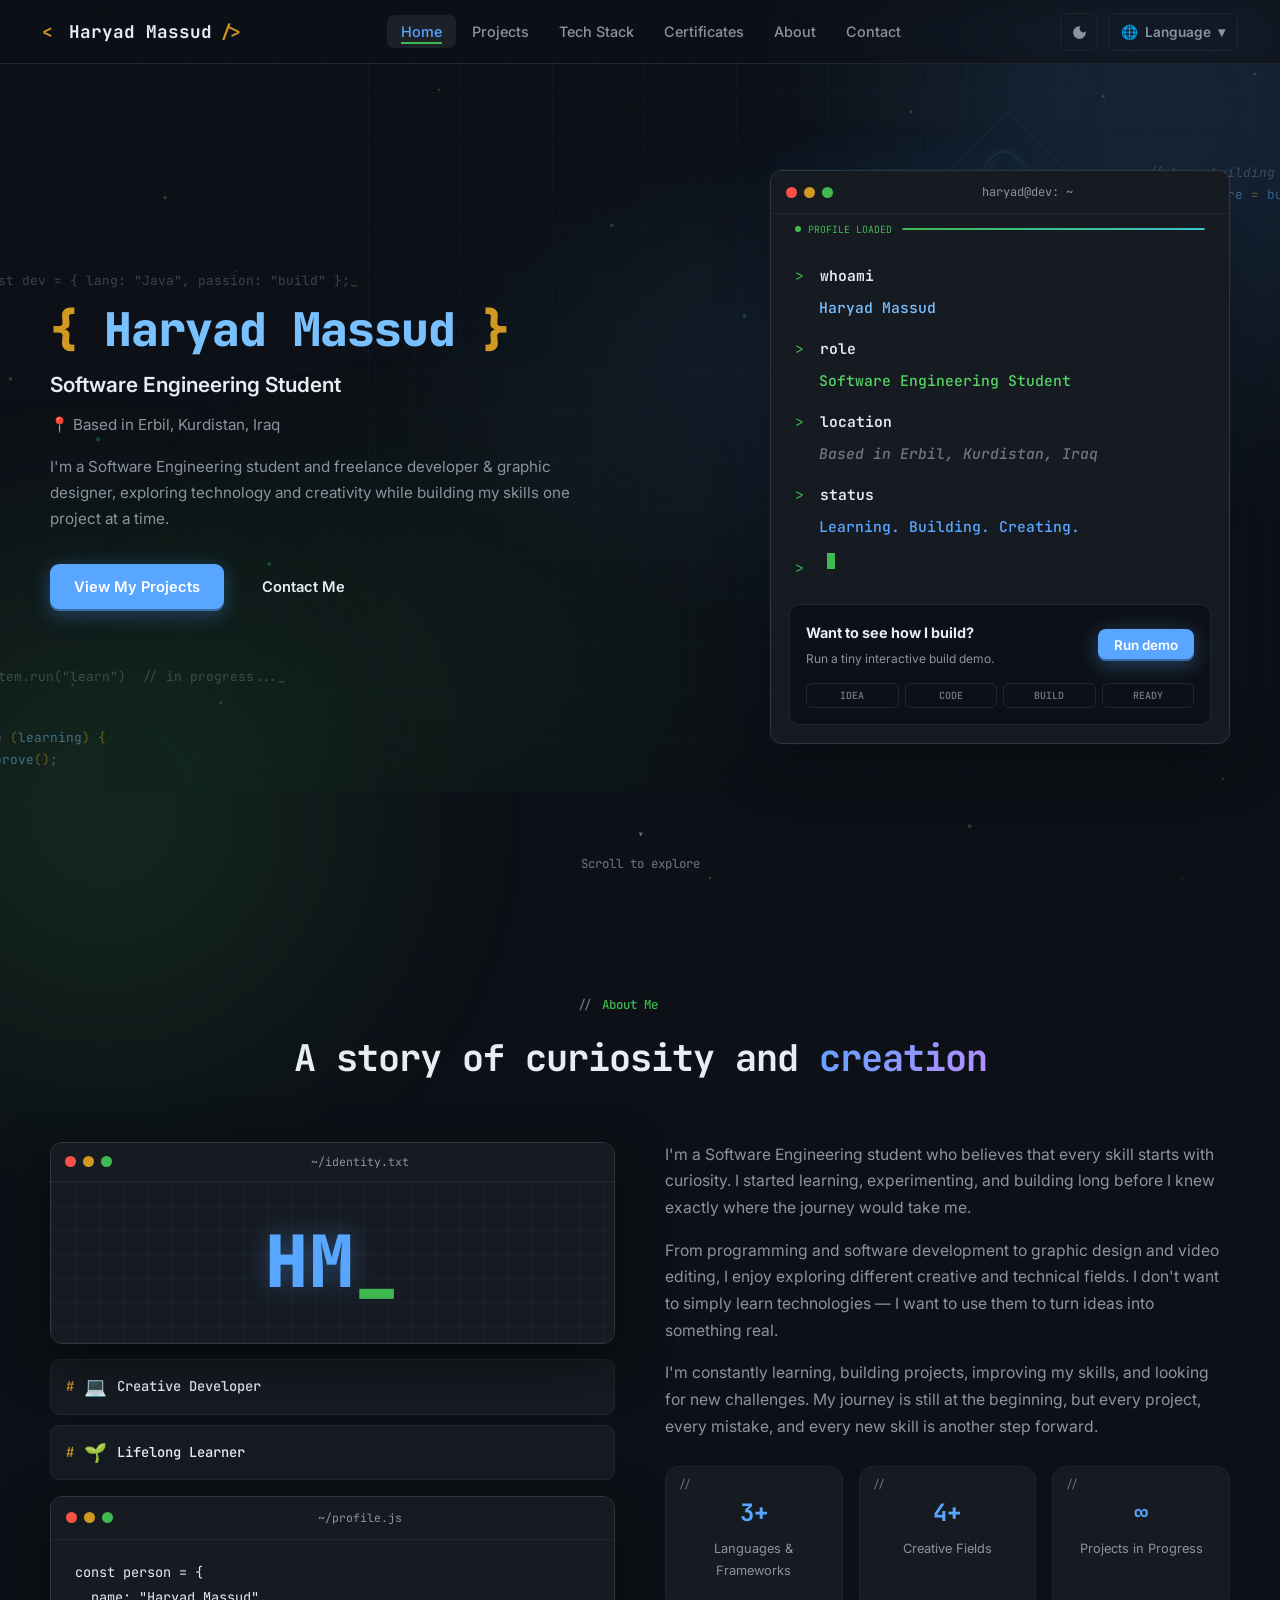
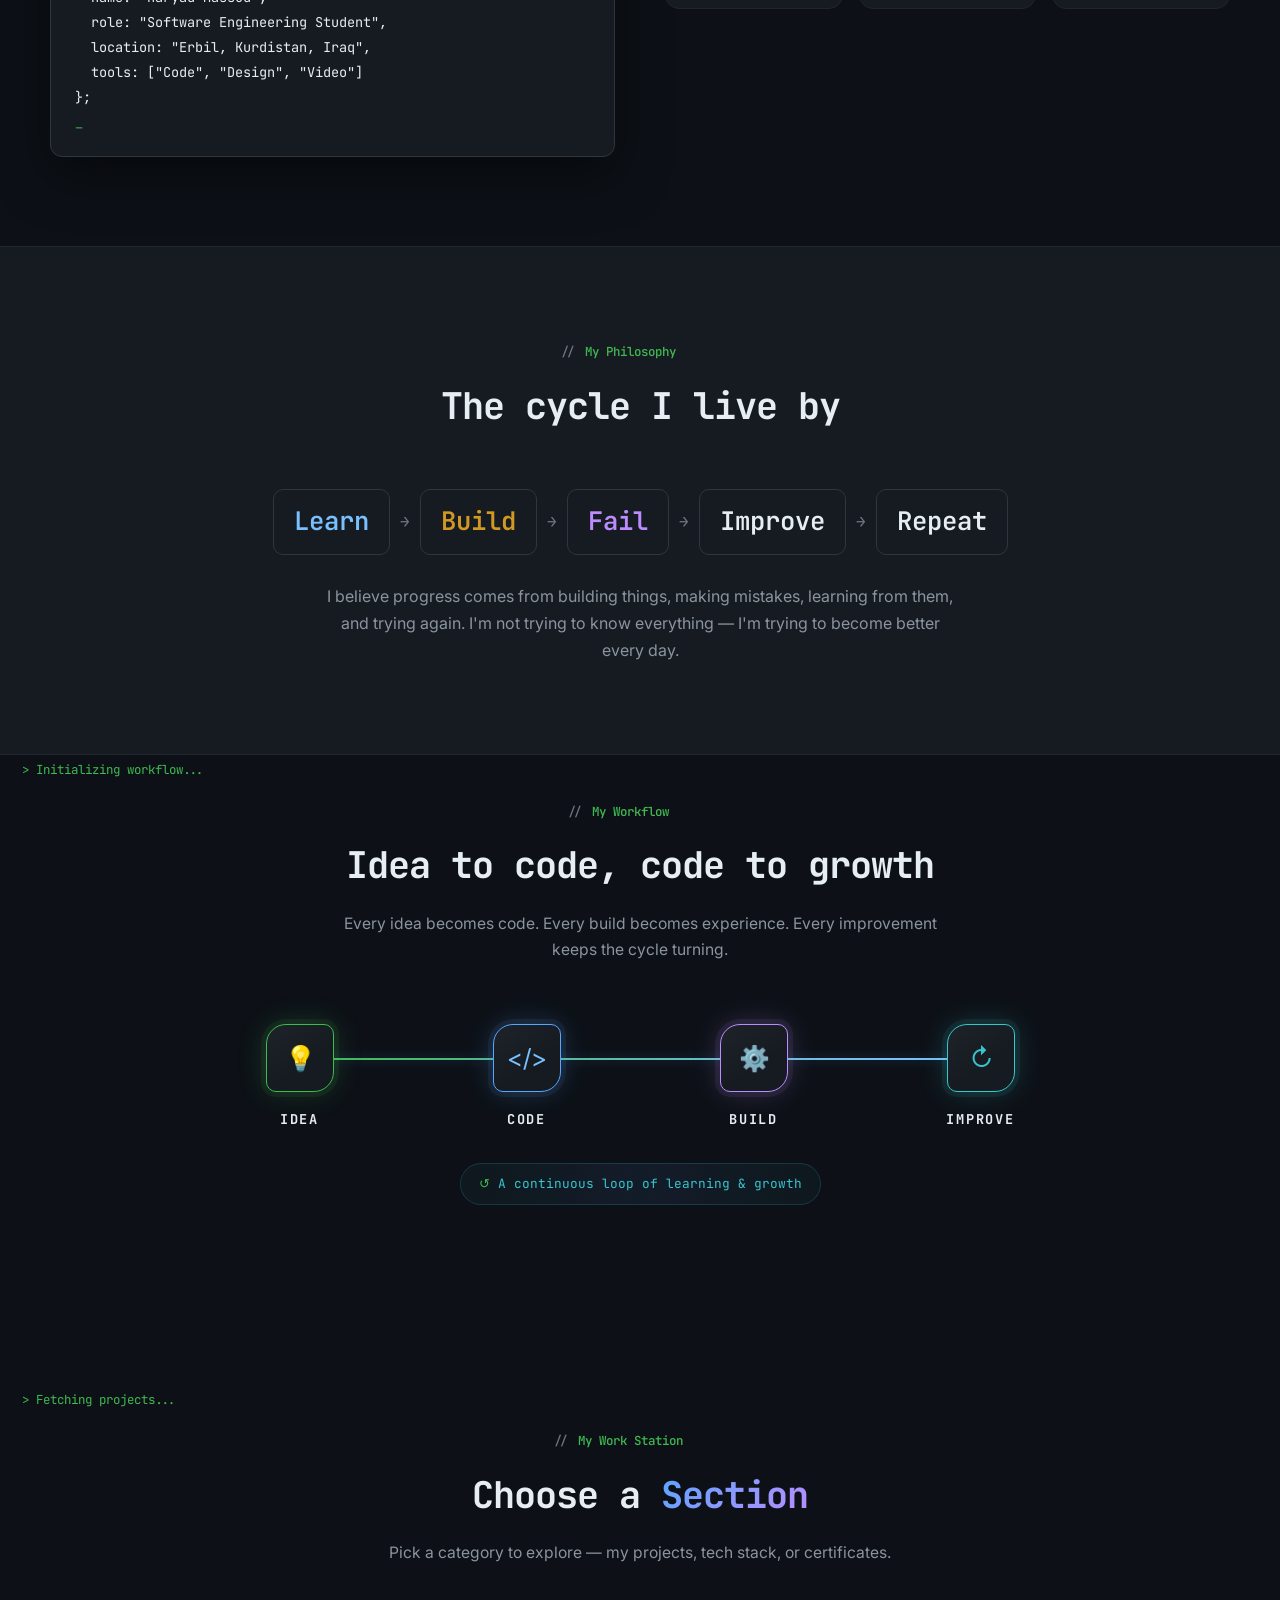
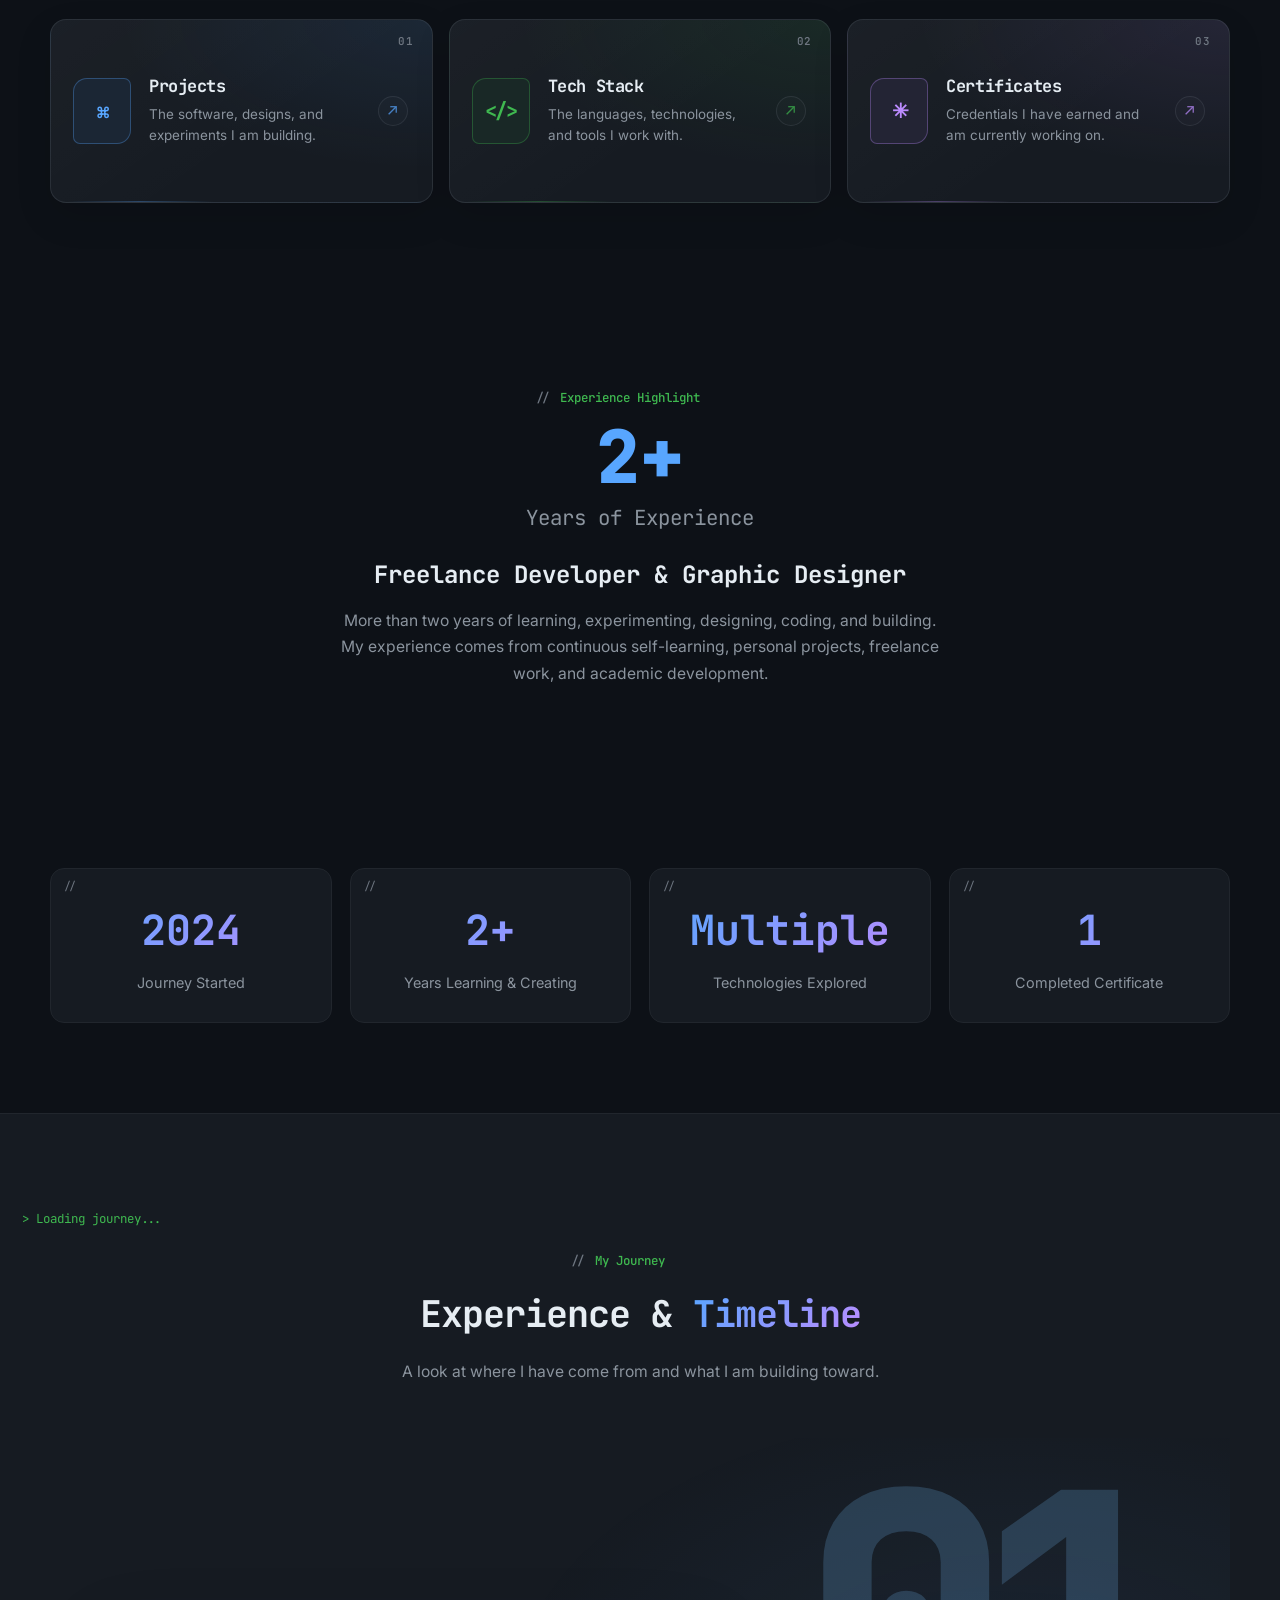
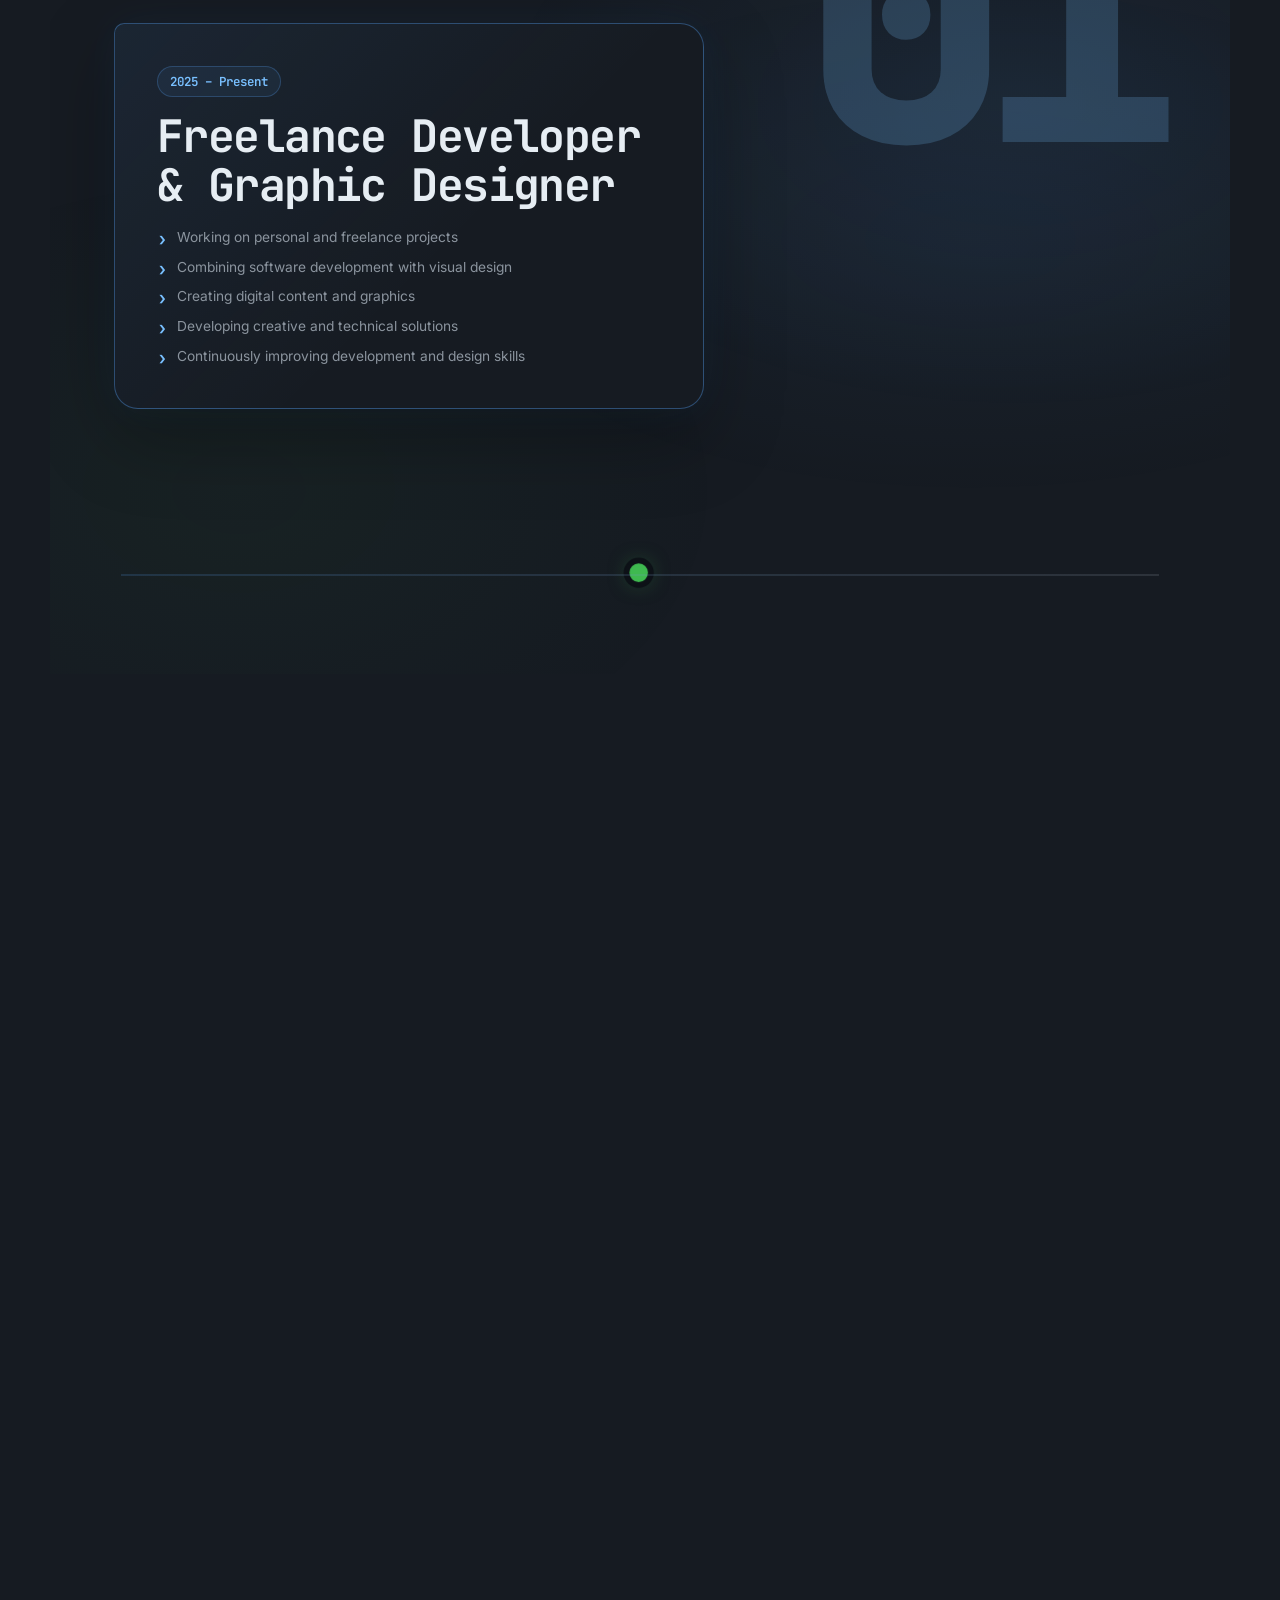
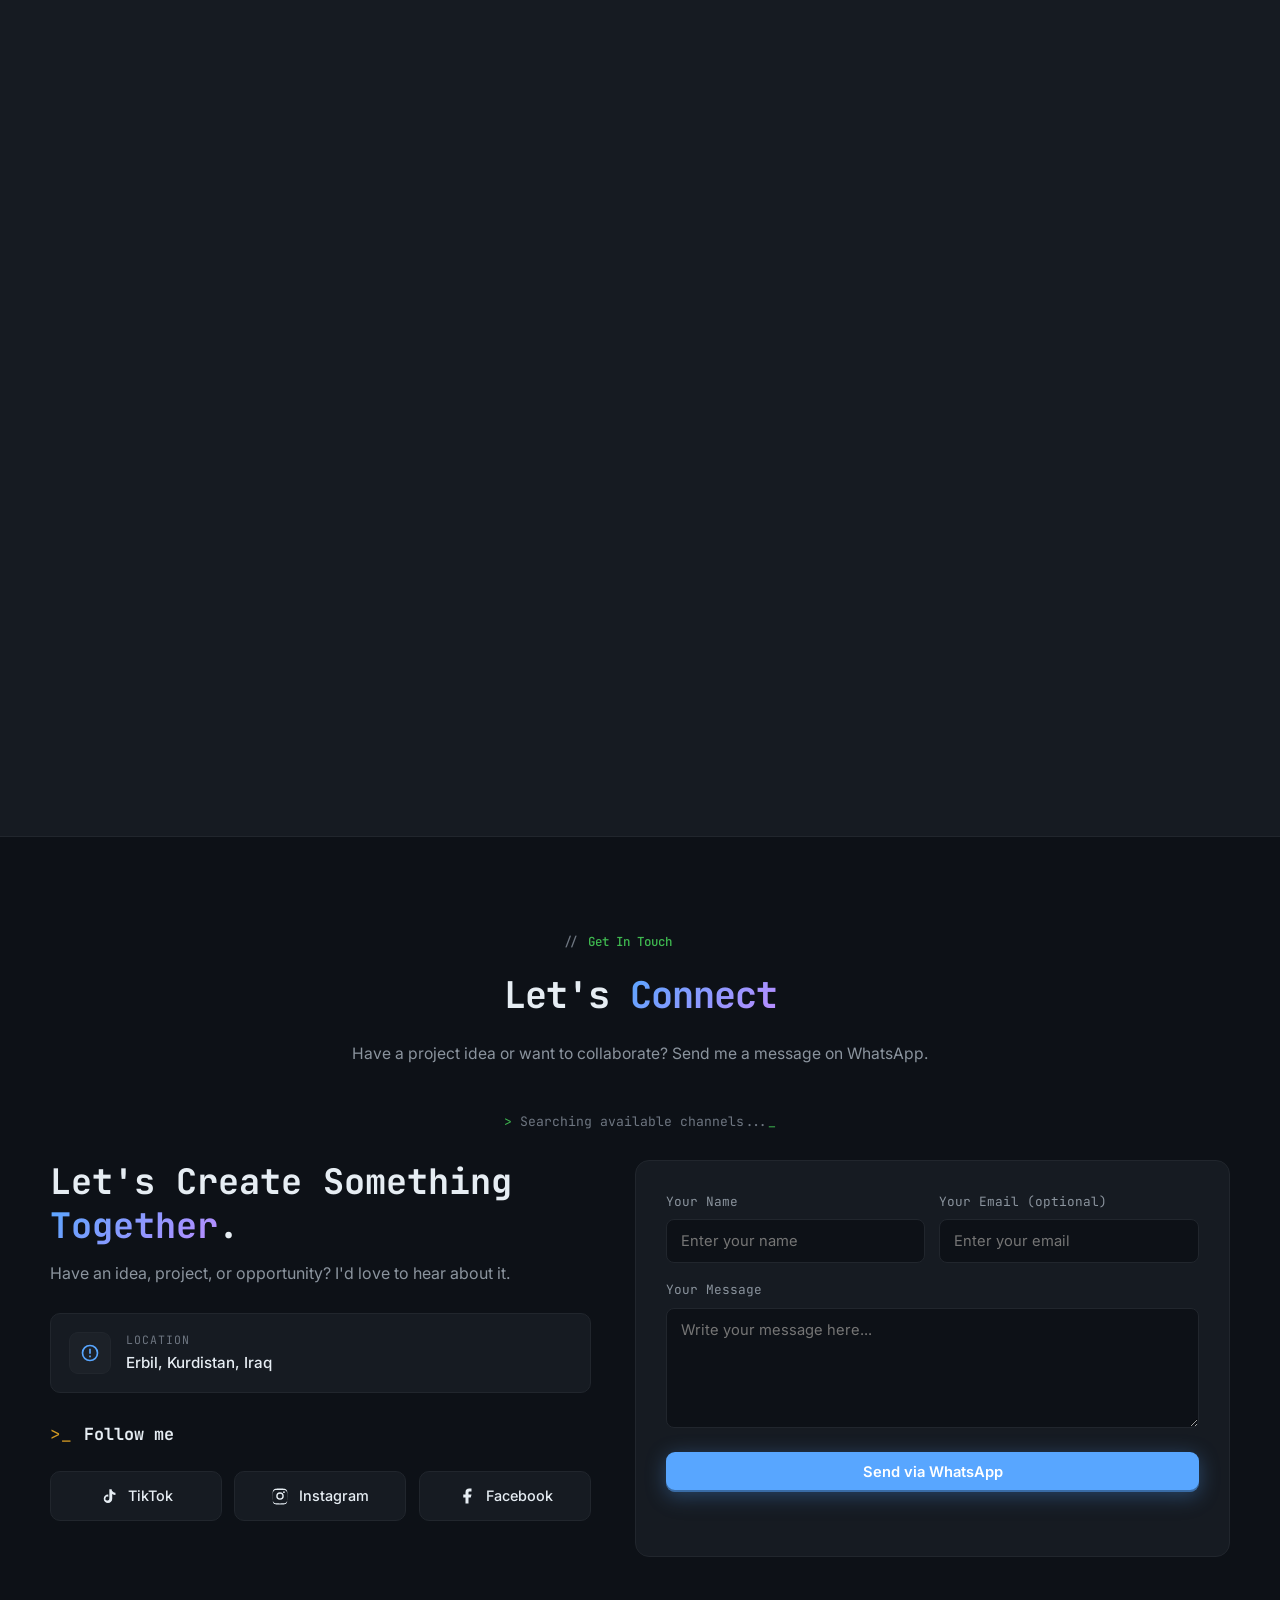
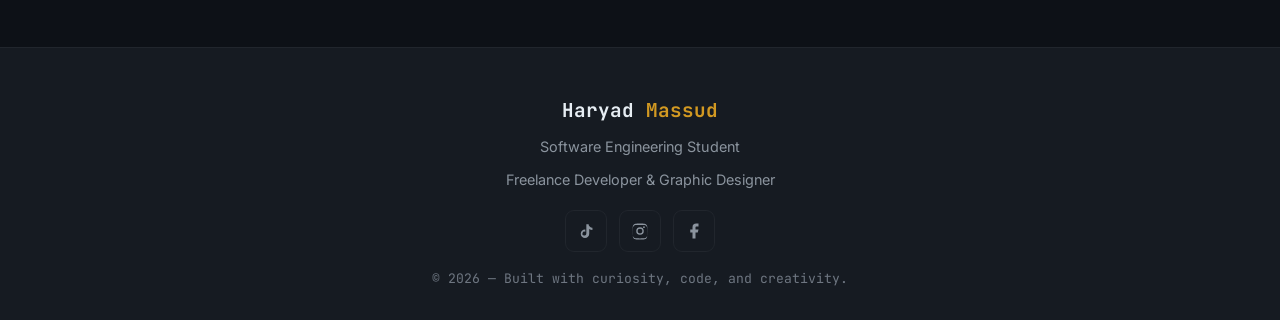
<file: contact.html>
<!DOCTYPE html>
<html lang="en">
<head>
    <meta charset="UTF-8">
    <meta name="viewport" content="width=device-width, initial-scale=1.0">
    <title>Haryad Massud — Contact</title>
    <meta http-equiv="refresh" content="0; url=index.html#contact">
    <script>window.location.replace('index.html#contact');</script>
    <style>body{background:#0d1117;color:#e6edf3;font-family:'JetBrains Mono',monospace;display:flex;align-items:center;justify-content:center;height:100vh;margin:0;}a{color:#58a6ff;}</style>
</head>
<body>
    <p>Redirecting to <a href="index.html#contact">index.html#contact</a>…</p>
</body>
</html>
</file>
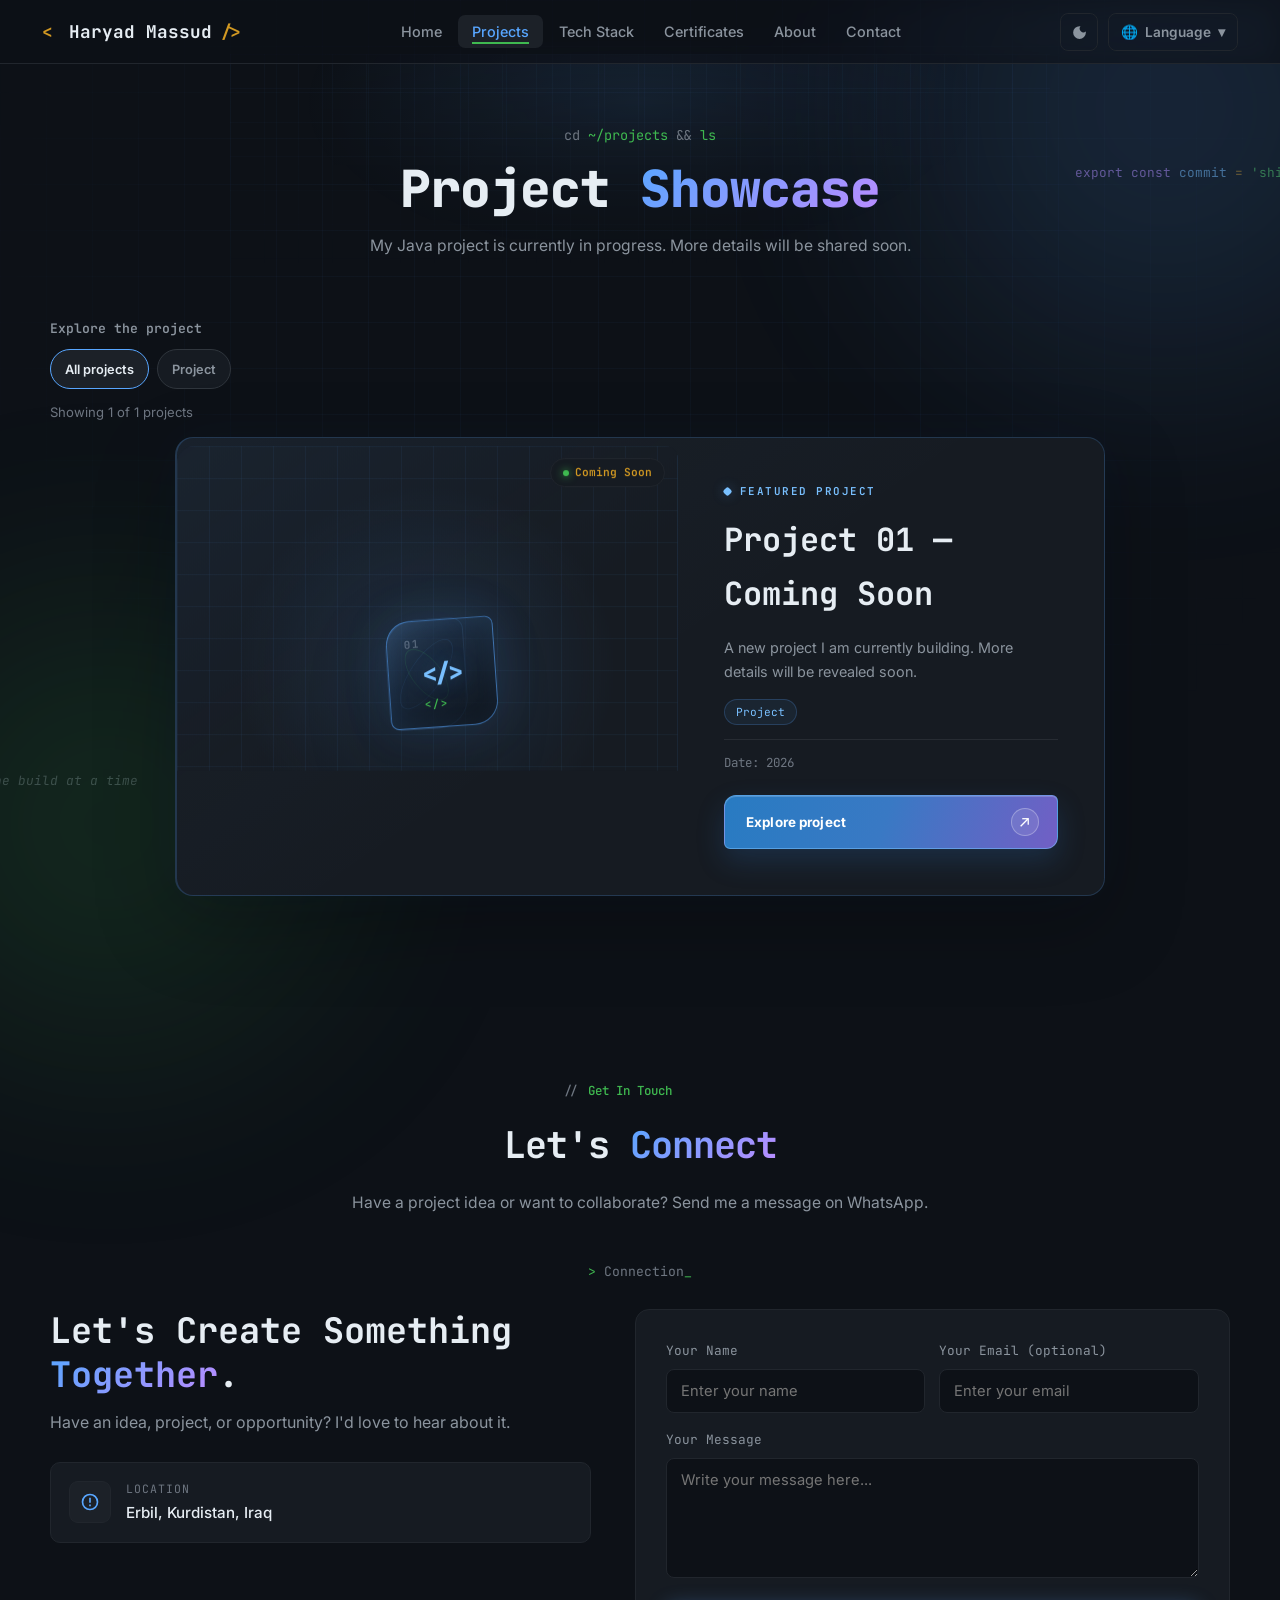
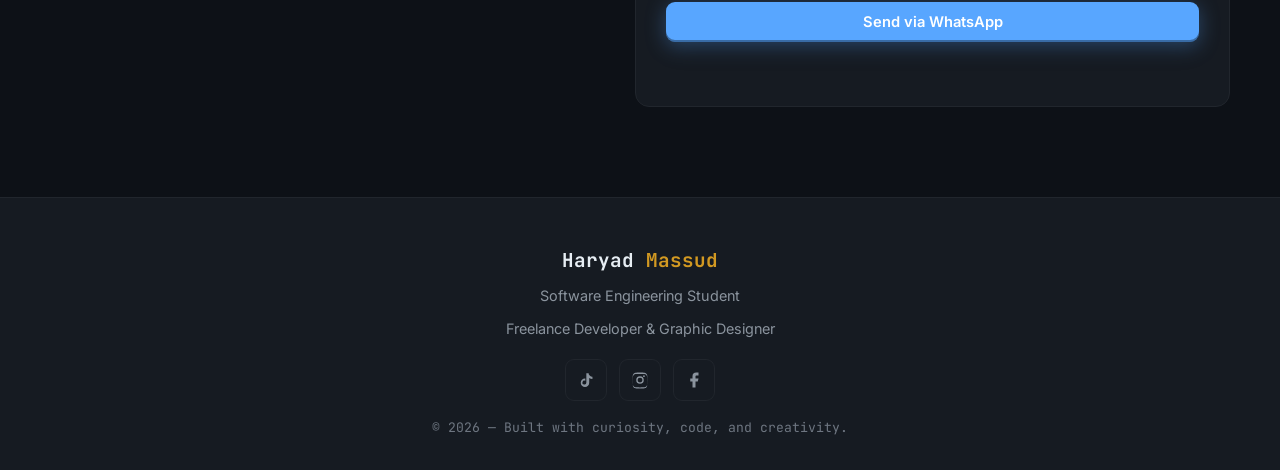
<file: projects.html>
<!DOCTYPE html>
<html lang="en" dir="ltr" data-theme="dark">
<head>
    <meta charset="UTF-8">
    <meta name="viewport" content="width=device-width, initial-scale=1.0">
    <meta name="description" content="Explore Haryad Massud's Java project, currently in development.">
    <meta name="theme-color" content="#0d1117">
    <meta property="og:type" content="website">
    <meta property="og:title" content="Projects | Haryad Massud">
    <meta property="og:description" content="Explore Haryad Massud's Java project, currently in development.">
    <meta property="og:url" content="https://h4ryad01.vercel.app/projects.html">
    <link rel="canonical" href="https://h4ryad01.vercel.app/projects.html">
    <title>Projects | Haryad Massud</title>
    <link rel="preconnect" href="https://fonts.googleapis.com">
    <link rel="preconnect" href="https://fonts.gstatic.com" crossorigin>
    <link href="https://fonts.googleapis.com/css2?family=Sora:wght@400;500;600;700;800&family=Inter:wght@300;400;500;600&family=JetBrains+Mono:wght@400;500;600;700;800&family=Tajawal:wght@400;500;700;800&family=Noto+Sans+Arabic:wght@400;500;600;700;800&display=swap" rel="stylesheet">
    <link rel="stylesheet" href="assets/css/styles.css">
</head>
<body>

    <a class="skip-link" href="#pageContent" data-i18n="skipToContent">Skip to content</a>
    <div class="scroll-progress" id="scrollProgress"></div>

    <!-- Viewport transition overlay -->
    <div class="viewport-transition" id="viewportTransition">
        <div class="trans-cmd"><span class="prompt">&gt;</span>&nbsp;<span class="cmd" id="transCmd"></span></div>
        <div class="trans-snippet" id="transSnippet"></div>
        <div class="trans-bar"><div class="fill" id="transFill"></div></div>
    </div>

    <div class="bg-code"></div>
    <div class="code-snippet cs-1"><span class="tk-kw">export</span> <span class="tk-kw">const</span> <span class="tk-id">commit</span> <span class="tk-op">=</span> <span class="tk-str">'ship it'</span>;</div>
    <div class="code-snippet cs-2"><span class="tk-cm">// one build at a time</span></div>
    <div class="bg-orb orb-1"></div>
    <div class="bg-orb orb-2"></div>

    <!-- ===== NAV ===== -->
    <nav class="navbar" id="navbar">
        <div class="nav-inner">
            <a href="index.html" class="brand"><span class="dot"></span><span data-i18n="brand">Haryad Massud</span></a>
            <ul class="nav-links" id="navLinks">
                <li><a href="index.html" data-nav="home" data-i18n="nav.home">Home</a></li>
                <li><a href="projects.html" data-nav="projects" data-i18n="nav.projects" class="active">Projects</a></li>
                <li><a href="techstack.html" data-nav="tech" data-i18n="nav.tech">Tech Stack</a></li>
                <li><a href="certificates.html" data-nav="certs" data-i18n="nav.certs">Certificates</a></li>
                <li><a href="index.html#about" data-nav="about" data-i18n="nav.about">About</a></li>
                <li><a href="index.html#contact" data-nav="contact" data-i18n="nav.contact">Contact</a></li>
            </ul>
            <div class="nav-right">
                <button class="icon-btn" id="themeToggle" title="Theme" aria-label="Toggle theme">
                    <svg id="iconMoon" viewBox="0 0 24 24"><path d="M12 3a9 9 0 1 0 9 9c0-.46-.04-.92-.1-1.36a5.39 5.39 0 0 1-7.54-7.54C12.92 3.04 12.46 3 12 3z"/></svg>
                    <svg id="iconSun" viewBox="0 0 24 24" style="display:none"><path d="M12 7a5 5 0 1 0 0 10 5 5 0 0 0 0-10zm0-5a1 1 0 0 1 1 1v2a1 1 0 0 1-2 0V3a1 1 0 0 1 1-1zM4 11a1 1 0 0 1 0 2H2a1 1 0 0 1 0-2h2zm18 0a1 1 0 0 1 0 2h-2a1 1 0 0 1 0-2h2zM5.6 4.2a1 1 0 0 1 1.4 0l1.4 1.4a1 1 0 1 1-1.4 1.4L5.6 5.6a1 1 0 0 1 0-1.4zm11.4 12.8a1 1 0 0 1 1.4 0l1.4 1.4a1 1 0 0 1-1.4 1.4l-1.4-1.4a1 1 0 0 1 0-1.4zM12 19a1 1 0 0 1 1 1v2a1 1 0 0 1-2 0v-2a1 1 0 0 1 1-1zM5.6 19.8a1 1 0 0 1 0-1.4l1.4-1.4a1 1 0 1 1 1.4 1.4l-1.4 1.4a1 1 0 0 1-1.4 0zM17 6.6a1 1 0 0 1 0-1.4l1.4-1.4a1 1 0 1 1 1.4 1.4L18.4 6.6a1 1 0 0 1-1.4 0z"/></svg>
                </button>
                <div class="lang-select" id="langSelect">
                    <button class="lang-btn" id="langBtn" aria-controls="langMenu" aria-expanded="false">🌐<span class="lang-label" data-i18n="langLabel">Language</span><span>▾</span></button>
                    <div class="lang-menu" id="langMenu">
                        <button class="lang-opt" data-lang="en">English</button>
                        <button class="lang-opt" data-lang="ckb">کوردی</button>
                        <button class="lang-opt" data-lang="ar">العربية</button>
                    </div>
                </div>
                <button class="hamburger" id="hamburger" aria-label="Menu" aria-controls="navLinks" aria-expanded="false"><span></span><span></span><span></span></button>
            </div>
        </div>
    </nav>

    <!-- ===== PAGE HERO ===== -->
    <header class="page-hero" id="pageContent" tabindex="-1">
        <div class="ph-loc"><span class="slash">cd</span> ~/projects <span class="slash">&&</span> ls</div>
        <h1 data-i18n="projTitle">Projects & <span class="gradient-text">Creations</span></h1>
        <p class="ph-sub" data-i18n="projSub">A collection of programming, software, design, and creative experiments — all in progress, one project at a time.</p>
    </header>

    <!-- ===== PROJECTS ===== -->
    <section class="page-body">
        <div class="container">
            <fieldset class="project-filters" id="projectFilters">
                <legend data-i18n="projectFilterLabel">Filter projects by technology</legend>
                <div class="project-filter-options" id="projectFilterOptions"></div>
            </fieldset>
            <p class="project-filter-status" id="projectFilterStatus" role="status" aria-live="polite"></p>
            <div class="projects-grid" id="projectsGrid"></div>
            <dialog class="project-detail-dialog" id="projectDetailsDialog" aria-labelledby="projectDetailsTitle">
                <div class="project-detail-content" id="projectDetailsContent">
                    <h2 class="visually-hidden" id="projectDetailsTitle" data-i18n="projectDetailsHeading">Project details</h2>
                </div>
            </dialog>
        </div>
    </section>

    <!-- ============ CONTACT ============ -->
    <section class="section" id="contact">
        <div class="container">
            <div class="section-head reveal">
                <div class="eyebrow" data-i18n="contactEyebrow">Get In Touch</div>
                <h2 class="section-title" data-i18n="contactTitle">Let's <span class="gradient-text">Connect</span></h2>
                <p class="section-sub reveal" data-i18n="contactSub">Have a project idea, a collaboration, or just want to say hi? My inbox is always open.</p>
            </div>
            <div class="contact-grid">
                <div class="contact-info reveal">
                    <h3 class="contact-heading" data-i18n="contactHeading">Let's Create Something <span class="gradient-text">Together</span>.</h3>
                    <p class="contact-desc" data-i18n="contactDesc">Have an idea, project, or opportunity? I'd love to hear about it.</p>
                    <div class="contact-cards">
                        <div class="contact-card">
                            <div class="contact-ico"><svg viewBox="0 0 24 24"><path d="M12 2a10 10 0 1 0 0 20 10 10 0 0 0 0-20zm0 18a8 8 0 1 1 0-16 8 8 0 0 1 0 16zm-1-13h2v6h-2zm0 8h2v2h-2z"/></svg></div>
                            <div><div class="lbl" data-i18n="locLabel">Location</div><div class="val" data-i18n="locValue">Erbil, Kurdistan, Iraq</div></div>
                        </div>
                    </div>
                </div>
                <form class="contact-form reveal" id="contactForm">
                    <div class="form-row">
                        <div class="field"><label for="contactName" data-i18n="nameLabel">Your Name</label><input id="contactName" name="name" type="text" autocomplete="name" required data-i18n-ph="namePh" placeholder="Enter your name"></div>
                        <div class="field"><label for="contactEmail" data-i18n="emailPhLabel">Your Email (optional)</label><input id="contactEmail" name="email" type="email" autocomplete="email" data-i18n-ph="emailPh" placeholder="Enter your email"></div>
                    </div>
                    <div class="field"><label for="contactMessage" data-i18n="msgLabel">Your Message</label><textarea id="contactMessage" name="message" required data-i18n-ph="msgPh" placeholder="Write your message here..."></textarea></div>
                    <button type="submit" class="btn btn-primary btn-block" data-i18n="submitMsg">Send via WhatsApp</button>
                    <div class="form-note" id="formNote" role="status" aria-live="polite"></div>
                </form>
            </div>
        </div>
    </section>

    <!-- ================= FOOTER ================= -->
    <footer class="footer">
        <div class="footer-inner">
            <div class="footer-brand">Haryad <span class="b">Massud</span></div>
            <div class="footer-role" data-i18n="footerRole1">Software Engineering Student</div>
            <div class="footer-role" data-i18n="footerRole2">Freelance Developer & Graphic Designer</div>
            <div class="footer-social" id="footerSocial"></div>
            <div class="copy" data-i18n="footerCopy">© 2026 — Built with curiosity, code, and creativity.</div>
        </div>
    </footer>

    <div class="cursor-dot"></div>
    <div class="cursor-ring"><span class="cursor-label"></span></div>

    <script src="assets/js/translations.js"></script>
    <script src="assets/js/data.js"></script>
    <script src="assets/js/main.js"></script>
</body>
</html>
</file>
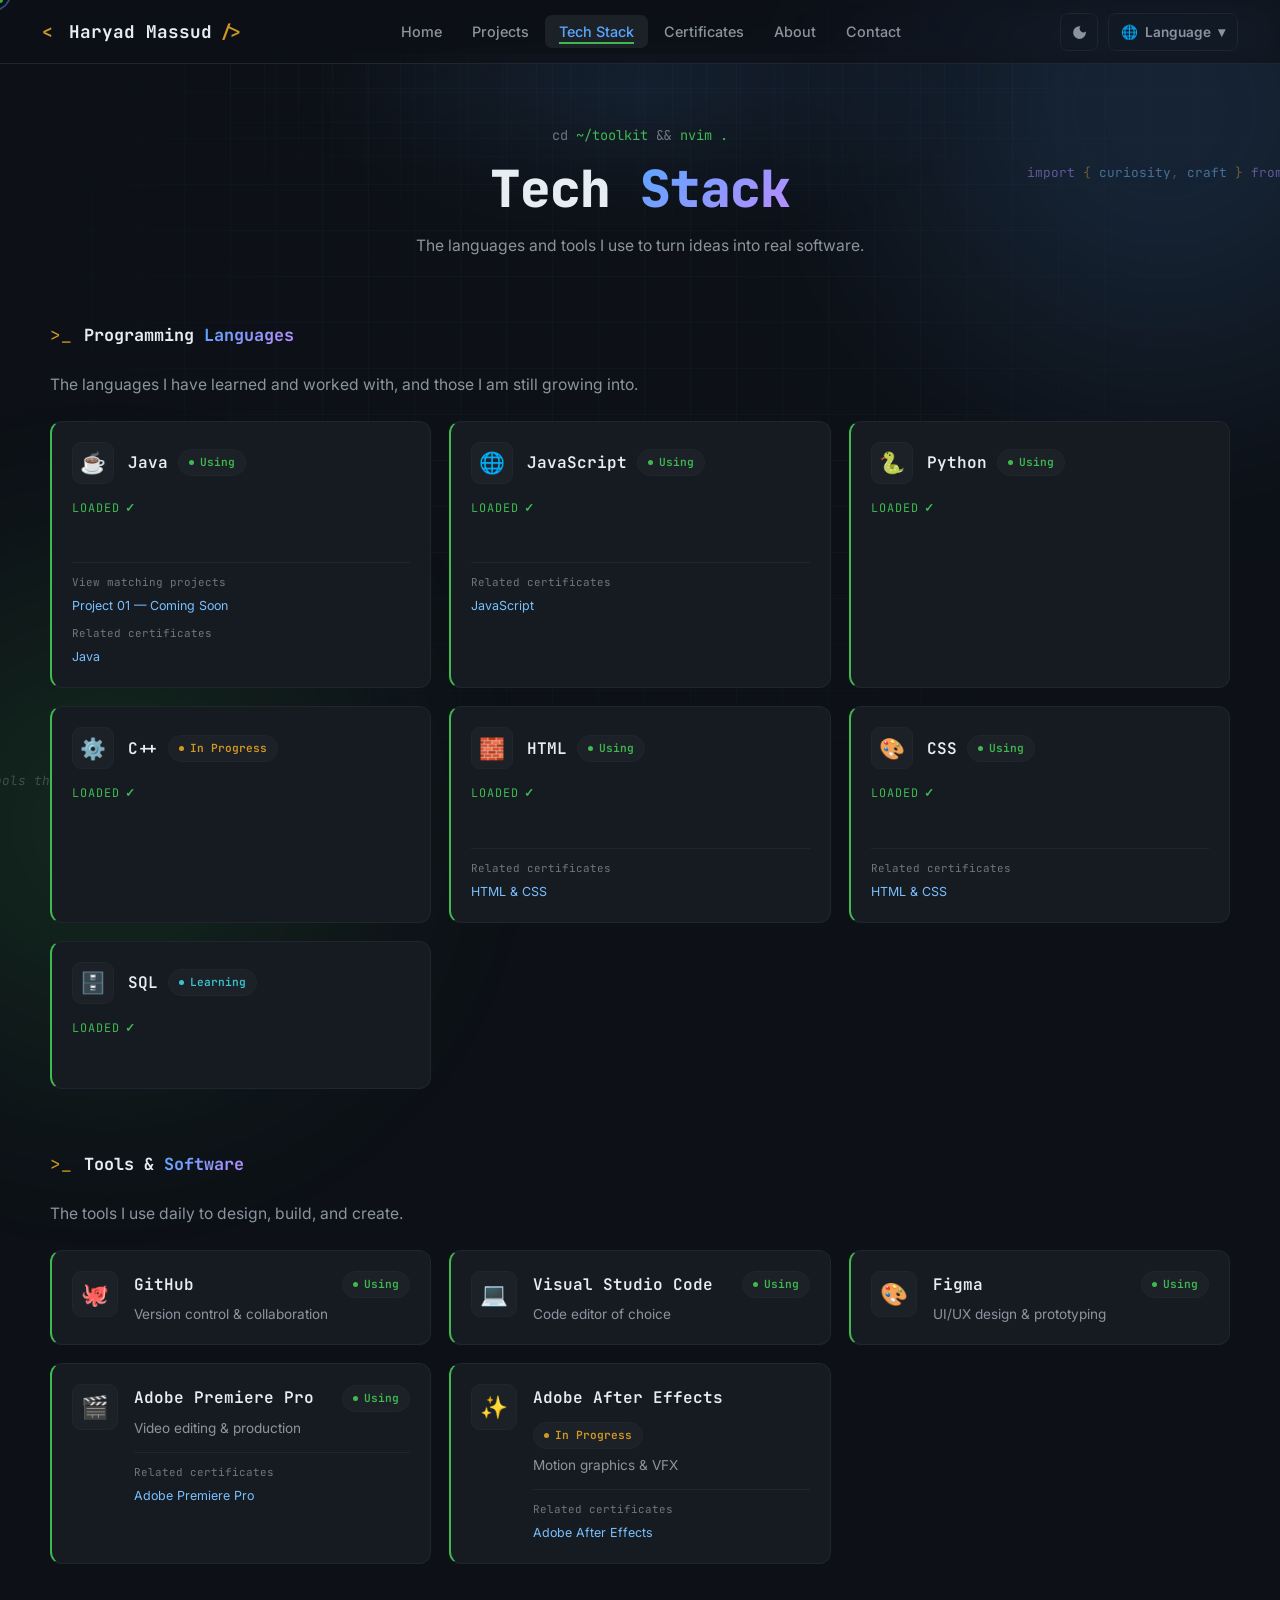
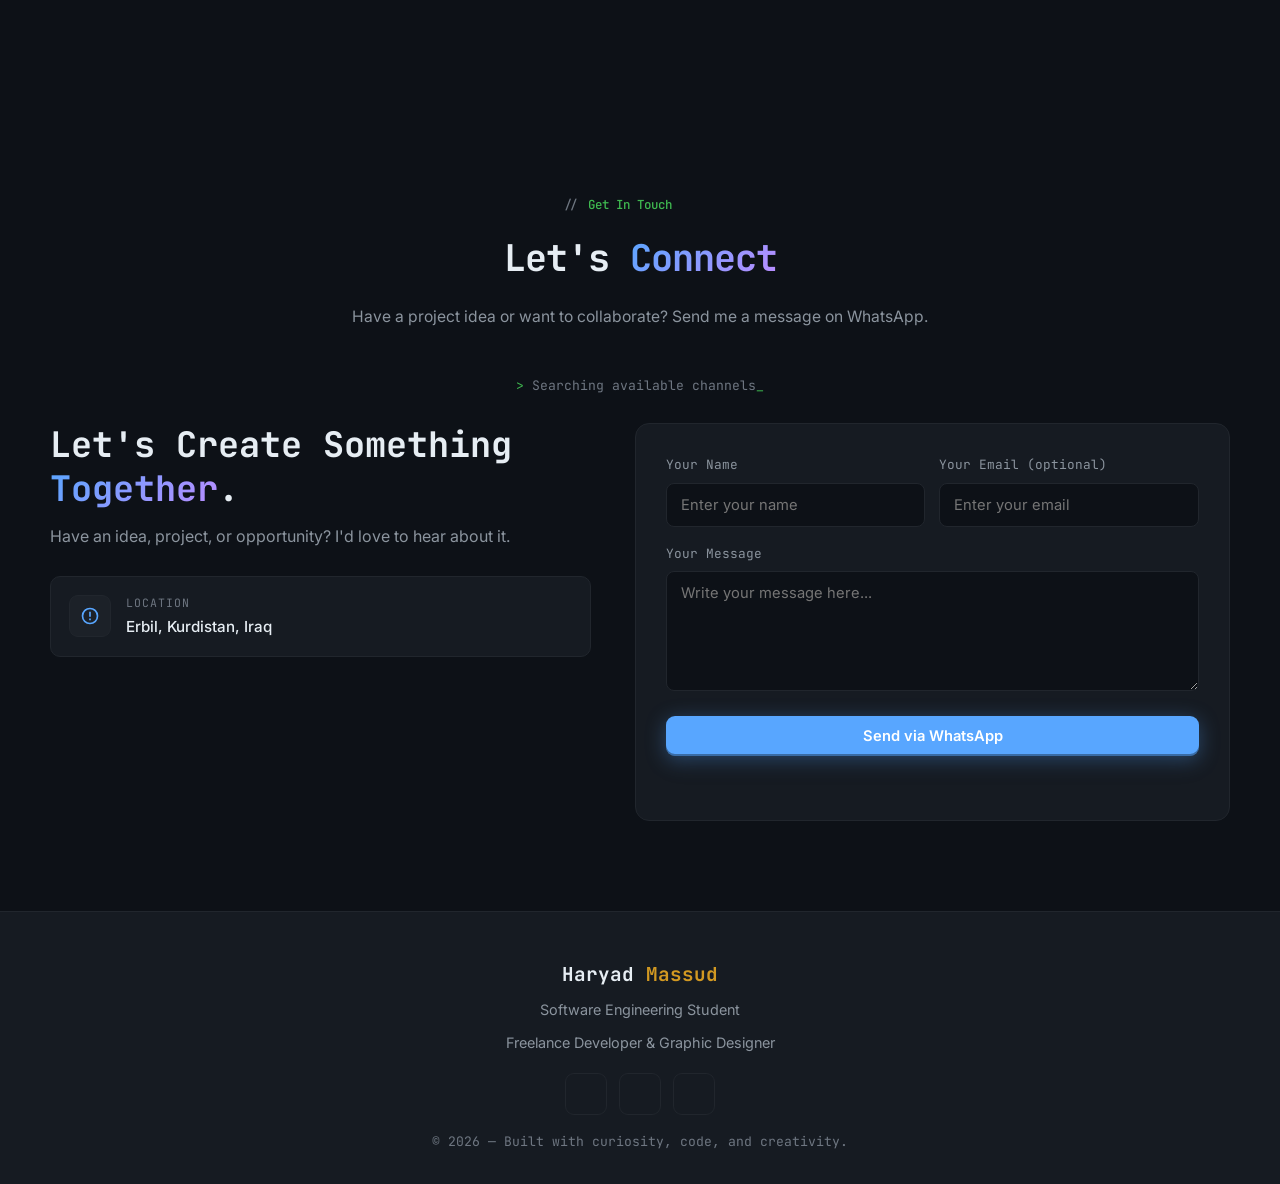
<file: techstack.html>
<!DOCTYPE html>
<html lang="en" dir="ltr" data-theme="dark">
<head>
    <meta charset="UTF-8">
    <meta name="viewport" content="width=device-width, initial-scale=1.0">
    <meta name="description" content="Haryad Massud — Tech Stack. The languages, technologies, tools, and software I use.">
    <meta name="theme-color" content="#0d1117">
    <meta property="og:type" content="website">
    <meta property="og:title" content="Tech Stack | Haryad Massud">
    <meta property="og:description" content="The programming languages, technologies, and creative tools Haryad Massud uses and is learning.">
    <meta property="og:url" content="https://h4ryad01.vercel.app/techstack.html">
    <link rel="canonical" href="https://h4ryad01.vercel.app/techstack.html">
    <title>Tech Stack | Haryad Massud</title>
    <link rel="preconnect" href="https://fonts.googleapis.com">
    <link rel="preconnect" href="https://fonts.gstatic.com" crossorigin>
    <link href="https://fonts.googleapis.com/css2?family=Sora:wght@400;500;600;700;800&family=Inter:wght@300;400;500;600&family=JetBrains+Mono:wght@400;500;600;700;800&family=Tajawal:wght@400;500;700;800&family=Noto+Sans+Arabic:wght@400;500;600;700;800&display=swap" rel="stylesheet">
    <link rel="stylesheet" href="assets/css/styles.css">
</head>
<body>

    <a class="skip-link" href="#pageContent" data-i18n="skipToContent">Skip to content</a>
    <div class="scroll-progress" id="scrollProgress"></div>

    <!-- Viewport transition overlay -->
    <div class="viewport-transition" id="viewportTransition">
        <div class="trans-cmd"><span class="prompt">&gt;</span>&nbsp;<span class="cmd" id="transCmd"></span></div>
        <div class="trans-snippet" id="transSnippet"></div>
        <div class="trans-bar"><div class="fill" id="transFill"></div></div>
    </div>

    <div class="bg-code"></div>
    <div class="code-snippet cs-1"><span class="tk-kw">import</span> <span class="tk-op">{</span> <span class="tk-id">curiosity</span>, <span class="tk-id">craft</span> <span class="tk-op">}</span> <span class="tk-kw">from</span> <span class="tk-str">'me'</span>;</div>
    <div class="code-snippet cs-2"><span class="tk-cm">// tools that turn ideas into software</span></div>
    <div class="bg-orb orb-1"></div>
    <div class="bg-orb orb-2"></div>

    <!-- ===== NAV ===== -->
    <nav class="navbar" id="navbar">
        <div class="nav-inner">
            <a href="index.html" class="brand"><span class="dot"></span><span data-i18n="brand">Haryad Massud</span></a>
            <ul class="nav-links" id="navLinks">
                <li><a href="index.html" data-nav="home" data-i18n="nav.home">Home</a></li>
                <li><a href="projects.html" data-nav="projects" data-i18n="nav.projects">Projects</a></li>
                <li><a href="techstack.html" data-nav="tech" data-i18n="nav.tech" class="active">Tech Stack</a></li>
                <li><a href="certificates.html" data-nav="certs" data-i18n="nav.certs">Certificates</a></li>
                <li><a href="index.html#about" data-nav="about" data-i18n="nav.about">About</a></li>
                <li><a href="index.html#contact" data-nav="contact" data-i18n="nav.contact">Contact</a></li>
            </ul>
            <div class="nav-right">
                <button class="icon-btn" id="themeToggle" title="Theme" aria-label="Toggle theme">
                    <svg id="iconMoon" viewBox="0 0 24 24"><path d="M12 3a9 9 0 1 0 9 9c0-.46-.04-.92-.1-1.36a5.39 5.39 0 0 1-7.54-7.54C12.92 3.04 12.46 3 12 3z"/></svg>
                    <svg id="iconSun" viewBox="0 0 24 24" style="display:none"><path d="M12 7a5 5 0 1 0 0 10 5 5 0 0 0 0-10zm0-5a1 1 0 0 1 1 1v2a1 1 0 0 1-2 0V3a1 1 0 0 1 1-1zM4 11a1 1 0 0 1 0 2H2a1 1 0 0 1 0-2h2zm18 0a1 1 0 0 1 0 2h-2a1 1 0 0 1 0-2h2zM5.6 4.2a1 1 0 0 1 1.4 0l1.4 1.4a1 1 0 1 1-1.4 1.4L5.6 5.6a1 1 0 0 1 0-1.4zm11.4 12.8a1 1 0 0 1 1.4 0l1.4 1.4a1 1 0 0 1-1.4 1.4l-1.4-1.4a1 1 0 0 1 0-1.4zM12 19a1 1 0 0 1 1 1v2a1 1 0 0 1-2 0v-2a1 1 0 0 1 1-1zM5.6 19.8a1 1 0 0 1 0-1.4l1.4-1.4a1 1 0 1 1 1.4 1.4l-1.4 1.4a1 1 0 0 1-1.4 0zM17 6.6a1 1 0 0 1 0-1.4l1.4-1.4a1 1 0 1 1 1.4 1.4L18.4 6.6a1 1 0 0 1-1.4 0z"/></svg>
                </button>
                <div class="lang-select" id="langSelect">
                    <button class="lang-btn" id="langBtn" aria-controls="langMenu" aria-expanded="false">🌐<span class="lang-label" data-i18n="langLabel">Language</span><span>▾</span></button>
                    <div class="lang-menu" id="langMenu">
                        <button class="lang-opt" data-lang="en">English</button>
                        <button class="lang-opt" data-lang="ckb">کوردی</button>
                        <button class="lang-opt" data-lang="ar">العربية</button>
                    </div>
                </div>
                <button class="hamburger" id="hamburger" aria-label="Menu" aria-controls="navLinks" aria-expanded="false"><span></span><span></span><span></span></button>
            </div>
        </div>
    </nav>

    <!-- ===== PAGE HERO ===== -->
    <header class="page-hero" id="pageContent" tabindex="-1">
        <div class="ph-loc"><span class="slash">cd</span> ~/toolkit <span class="slash">&&</span> nvim .</div>
        <h1 data-i18n="techTitle">Tech <span class="gradient-text">Stack</span></h1>
        <p class="ph-sub" data-i18n="techSub">The languages and tools I use to turn ideas into real software.</p>
    </header>

    <!-- ===== LANGUAGES ===== -->
    <section class="page-body">
        <div class="container">
            <div class="tech-subsect">
                <div class="tech-subhead reveal"><span class="ths-chever">&gt;_</span><h4 data-i18n="langTitle">Programming <span class="gradient-text">Languages</span></h4></div>
                <p class="section-sub reveal" style="text-align:start;margin:0 0 22px" data-i18n="langSub">The languages I have learned and worked with, and those I am still growing into.</p>
                <div class="skill-loader" id="skillLoader">&nbsp;</div>
                <div class="tech-grid" id="langGrid"></div>
            </div>
            <div class="tech-subsect" style="margin-top:60px">
                <div class="tech-subhead reveal"><span class="ths-chever">&gt;_</span><h4 data-i18n="toolsTitle">Tools & <span class="gradient-text">Software</span></h4></div>
                <p class="section-sub reveal" style="text-align:start;margin:0 0 22px" data-i18n="toolsSub">The tools I use daily to design, build, and create.</p>
                <div class="tools-grid" id="toolsGrid"></div>
            </div>
        </div>
    </section>

    <!-- ============ CONTACT ============ -->
    <section class="section" id="contact">
        <div class="container">
            <div class="section-head reveal">
                <div class="eyebrow" data-i18n="contactEyebrow">Get In Touch</div>
                <h2 class="section-title" data-i18n="contactTitle">Let's <span class="gradient-text">Connect</span></h2>
                <p class="section-sub reveal" data-i18n="contactSub">Have a project idea, a collaboration, or just want to say hi? My inbox is always open.</p>
            </div>
            <div class="contact-grid">
                <div class="contact-info reveal">
                    <h3 class="contact-heading" data-i18n="contactHeading">Let's Create Something <span class="gradient-text">Together</span>.</h3>
                    <p class="contact-desc" data-i18n="contactDesc">Have an idea, project, or opportunity? I'd love to hear about it.</p>
                    <div class="contact-cards">
                        <div class="contact-card">
                            <div class="contact-ico"><svg viewBox="0 0 24 24"><path d="M12 2a10 10 0 1 0 0 20 10 10 0 0 0 0-20zm0 18a8 8 0 1 1 0-16 8 8 0 0 1 0 16zm-1-13h2v6h-2zm0 8h2v2h-2z"/></svg></div>
                            <div><div class="lbl" data-i18n="locLabel">Location</div><div class="val" data-i18n="locValue">Erbil, Kurdistan, Iraq</div></div>
                        </div>
                    </div>
                </div>
                <form class="contact-form reveal" id="contactForm">
                    <div class="form-row">
                        <div class="field"><label for="contactName" data-i18n="nameLabel">Your Name</label><input id="contactName" name="name" type="text" autocomplete="name" required data-i18n-ph="namePh" placeholder="Enter your name"></div>
                        <div class="field"><label for="contactEmail" data-i18n="emailPhLabel">Your Email (optional)</label><input id="contactEmail" name="email" type="email" autocomplete="email" data-i18n-ph="emailPh" placeholder="Enter your email"></div>
                    </div>
                    <div class="field"><label for="contactMessage" data-i18n="msgLabel">Your Message</label><textarea id="contactMessage" name="message" required data-i18n-ph="msgPh" placeholder="Write your message here..."></textarea></div>
                    <button type="submit" class="btn btn-primary btn-block" data-i18n="submitMsg">Send via WhatsApp</button>
                    <div class="form-note" id="formNote" role="status" aria-live="polite"></div>
                </form>
            </div>
        </div>
    </section>

    <!-- ================= FOOTER ================= -->
    <footer class="footer">
        <div class="footer-inner">
            <div class="footer-brand">Haryad <span class="b">Massud</span></div>
            <div class="footer-role" data-i18n="footerRole1">Software Engineering Student</div>
            <div class="footer-role" data-i18n="footerRole2">Freelance Developer & Graphic Designer</div>
            <div class="footer-social" id="footerSocial"></div>
            <div class="copy" data-i18n="footerCopy">© 2026 — Built with curiosity, code, and creativity.</div>
        </div>
    </footer>

    <div class="cursor-dot"></div>
    <div class="cursor-ring"><span class="cursor-label"></span></div>

    <script src="assets/js/translations.js"></script>
    <script src="assets/js/data.js"></script>
    <script src="assets/js/main.js"></script>
</body>
</html>
</file>
<file: assets/css/styles.css>
/* ============================================================
   HARYAD MASSUD — Developer Portfolio
   Theme: code-editor / terminal inspired, dark & technical
   ============================================================ */

:root {
    /* Code-editor dark palette */
    --bg: #0d1117;
    --bg-soft: #161b22;
    --bg-card: #161b22;
    --bg-hover: #1c2128;
    --text: #e6edf3;
    --text-muted: #8b949e;
    --muted-2: #6e7681;

    /* Accent / syntax colors */
    --blue: #58a6ff;
    --blue-2: #79c0ff;
    --green: #3fb950;
    --green-2: #56d364;
    --purple: #bc8cff;
    --orange: #d29922;
    --orange-2: #f0883e;
    --red: #f85149;
    --cyan: #39c5cf;

    --primary: var(--blue);
    --primary-2: var(--blue-2);
    --accent: var(--green);
    --accent-2: var(--cyan);

    --gradient-main: linear-gradient(135deg, #58a6ff 0%, #bc8cff 100%);
    --gradient-accent: linear-gradient(135deg, #3fb950 0%, #39c5cf 100%);

    --glow: rgba(88, 166, 255, 0.35);
    --glow-green: rgba(63, 185, 80, 0.35);

    --font-head: 'JetBrains Mono', 'Sora', monospace;
    --font-body: 'Inter', 'Poppins', sans-serif;
    --font-code: 'JetBrains Mono', 'Fira Code', monospace;

    --radius: 16px;
    --radius-sm: 10px;
    --shadow: 0 18px 50px rgba(0, 0, 0, 0.5);
    --border: 1px solid #21262d;
    --border-strong: 1px solid #30363d;
    --glass: rgba(255, 255, 255, 0.025);

    --nav-h: 64px;
}

[data-theme="light"] {
    --bg: #f6f8fa;
    --bg-soft: #ffffff;
    --bg-card: #ffffff;
    --bg-hover: #f0f3f6;
    --text: #1f2328;
    --text-muted: #59636e;
    --muted-2: #818b98;
    --border: 1px solid #d1d9e0;
    --border-strong: 1px solid #b6c2cd;
    --glass: rgba(31, 35, 40, 0.03);
    --shadow: 0 16px 40px rgba(31, 35, 40, 0.10);
    --blue: #0969da;
    --blue-2: #0a6cf1;
    --green: #1a7f37;
    --purple: #8250df;
    --orange: #9a6700;
    --red: #cf222e;
    --cyan: #0550ae;
    --primary: #0969da;
    --primary-2: #0a6cf1;
    --accent: #1a7f37;
    --accent-2: #0a6cf1;
    --gradient-main: linear-gradient(135deg, #0969da 0%, #8250df 100%);
    --gradient-accent: linear-gradient(135deg, #1a7f37 0%, #0a6cf1 100%);
    --glow: rgba(9, 105, 218, 0.25);
    --glow-green: rgba(26, 127, 55, 0.20);
}

* { margin: 0; padding: 0; box-sizing: border-box; }

html { scroll-behavior: smooth; }

body {
    font-family: var(--font-body);
    background: var(--bg);
    color: var(--text);
    line-height: 1.7;
    overflow-x: hidden;
    transition: background 0.4s ease, color 0.4s ease;
    animation: page-enter 240ms ease-out both;
    font-size: 1rem;
}

/* Arabic / Kurdish fonts */
[dir="rtl"] body { font-family: 'Noto Sans Arabic', 'Tajawal', sans-serif; }
[dir="rtl"] .mono, [dir="rtl"] code, [dir="rtl"] .typ, [dir="rtl"] .tk { font-family: 'JetBrains Mono', monospace; }

::selection { background: var(--blue); color: #fff; }

::-webkit-scrollbar { width: 10px; }
::-webkit-scrollbar-track { background: var(--bg); }
::-webkit-scrollbar-thumb { background: #30363d; border-radius: 5px; }
::-webkit-scrollbar-thumb:hover { background: #484f58; }

a { text-decoration: none; color: inherit; }
img { max-width: 100%; display: block; }

:where(a, button, input, textarea, select):focus-visible {
    outline: 2px solid var(--primary);
    outline-offset: 3px;
}

.skip-link {
    position: fixed;
    inset-block-start: 10px;
    inset-inline-start: 10px;
    z-index: 10001;
    padding: 10px 14px;
    border-radius: 8px;
    background: var(--bg-card);
    color: var(--text);
    border: var(--border-strong);
    transform: translateY(calc(-100% - 12px));
    transition: transform 180ms ease;
}
.skip-link:focus { transform: translateY(0); }
.visually-hidden {
    position: absolute;
    width: 1px;
    height: 1px;
    padding: 0;
    margin: -1px;
    overflow: hidden;
    clip: rect(0, 0, 0, 0);
    white-space: nowrap;
    border: 0;
}

/* ============ BACKGROUND / CODE GRID ============ */
.bg-code {
    position: fixed;
    inset: 0;
    z-index: -2;
    background:
        linear-gradient(rgba(88, 166, 255, 0.035) 1px, transparent 1px),
        linear-gradient(90deg, rgba(88, 166, 255, 0.035) 1px, transparent 1px);
    background-size: 46px 46px;
    mask-image: radial-gradient(ellipse at 50% 30%, black 35%, transparent 80%);
    -webkit-mask-image: radial-gradient(ellipse at 50% 30%, black 35%, transparent 80%);
}

.code-snippet {
    position: fixed;
    font-family: var(--font-code);
    font-size: 0.8rem;
    line-height: 1.7;
    color: var(--muted-2);
    opacity: 0.5;
    z-index: -1;
    pointer-events: none;
    white-space: pre;
    user-select: none;
}
.cs-1 { top: 18%; right: -4%; }
.cs-2 { bottom: 12%; left: -3%; }

.bg-orb {
    position: fixed;
    border-radius: 50%;
    filter: blur(120px);
    opacity: 0.14;
    z-index: -1;
    pointer-events: none;
}
.orb-1 { width: 520px; height: 520px; top: -160px; right: -140px; background: var(--blue); }
.orb-2 { width: 460px; height: 460px; bottom: -150px; left: -120px; background: var(--green); }

/* ============ TERMINAL / SYNTAX COLORS ============ */
.tk-kw { color: var(--purple); }
.tk-id { color: var(--blue-2); }
.tk-op { color: var(--orange); }
.tk-str { color: var(--green-2); }
.tk-cm { color: var(--muted-2); font-style: italic; }
.tk-num { color: var(--orange); }
.tk-fn { color: var(--blue); }
.tk-prompt { color: var(--green); }
.tk-path { color: var(--accent-2); }

/* ============ NAVBAR ============ */
.navbar {
    position: fixed;
    top: 0;
    left: 0;
    right: 0;
    height: var(--nav-h);
    z-index: 1000;
    display: flex;
    align-items: center;
    background: rgba(13, 17, 23, 0.7);
    backdrop-filter: blur(14px);
    border-bottom: var(--border);
    transition: background 0.3s;
}
[data-theme="light"] .navbar { background: rgba(246, 248, 250, 0.75); }

.nav-inner {
    width: 100%;
    max-width: 1240px;
    margin: 0 auto;
    padding: 0 22px;
    display: flex;
    align-items: center;
    justify-content: space-between;
    gap: 18px;
}

.brand {
    font-family: var(--font-code);
    font-size: 1.1rem;
    font-weight: 700;
    letter-spacing: 0;
    display: flex;
    align-items: center;
    gap: 8px;
    white-space: nowrap;
}
.brand::before { content: '<'; color: var(--orange); }
.brand::after { content: '/>'; color: var(--orange); }
.brand .dot { color: var(--green); animation: pulseDot 2s infinite; }

@keyframes pulseDot {
    0%, 100% { opacity: 1; }
    50% { opacity: 0.3; }
}

.nav-links {
    display: flex;
    align-items: center;
    gap: 2px;
    list-style: none;
}

.nav-links a {
    padding: 8px 14px;
    border-radius: 7px;
    font-size: 0.9rem;
    font-weight: 500;
    color: var(--text-muted);
    transition: all 0.22s;
    white-space: nowrap;
}
.nav-links a:hover { color: var(--text); background: var(--bg-hover); }
.nav-links a.active { color: var(--primary); background: var(--bg-hover); }

.nav-right { display: flex; align-items: center; gap: 10px; }

.icon-btn {
    width: 38px;
    height: 38px;
    border-radius: 8px;
    border: var(--border);
    background: transparent;
    color: var(--text-muted);
    cursor: pointer;
    display: flex;
    align-items: center;
    justify-content: center;
    transition: all 0.22s;
}
.icon-btn:hover { color: var(--text); border-color: var(--primary); background: var(--bg-hover); }
.icon-btn svg { width: 17px; height: 17px; fill: currentColor; }

.lang-select { position: relative; }

.lang-btn {
    display: flex;
    align-items: center;
    gap: 7px;
    height: 38px;
    padding: 0 12px;
    border-radius: 8px;
    border: var(--border);
    background: transparent;
    color: var(--text-muted);
    font-size: 0.85rem;
    font-weight: 600;
    font-family: inherit;
    cursor: pointer;
    transition: all 0.22s;
}
.lang-btn:hover { color: var(--text); border-color: var(--primary); }

.lang-menu {
    position: absolute;
    top: calc(100% + 8px);
    inset-inline-end: 0;
    background: var(--bg-card);
    border: var(--border-strong);
    border-radius: 10px;
    padding: 6px;
    min-width: 210px;
    box-shadow: var(--shadow);
    opacity: 0;
    visibility: hidden;
    transform: translateY(-8px);
    transition: all 0.25s;
    z-index: 100;
}
.lang-menu.open { opacity: 1; visibility: visible; transform: translateY(0); }

.lang-opt {
    width: 100%;
    display: flex;
    align-items: center;
    gap: 10px;
    padding: 10px 12px;
    border: none;
    background: transparent;
    color: var(--text);
    font-size: 0.9rem;
    border-radius: 7px;
    cursor: pointer;
    font-family: inherit;
    text-align: start;
    transition: background 0.18s;
}
.lang-opt:hover { background: var(--bg-hover); }
.lang-opt.active { background: var(--bg-hover); color: var(--primary); font-weight: 600; }
.lang-opt .flag { font-size: 1.1rem; }

.hamburger {
    display: none;
    flex-direction: column;
    justify-content: center;
    align-items: center;
    gap: 4px;
    width: 38px;
    height: 38px;
    border-radius: 8px;
    border: var(--border);
    background: transparent;
    cursor: pointer;
}
.hamburger span { width: 18px; height: 2px; background: var(--text); border-radius: 2px; transition: all 0.3s; }
.hamburger.open span:nth-child(1) { transform: translateY(6px) rotate(45deg); }
.hamburger.open span:nth-child(2) { opacity: 0; }
.hamburger.open span:nth-child(3) { transform: translateY(-6px) rotate(-45deg); }

/* ============ BUTTONS ============ */
.btn {
    display: inline-flex;
    align-items: center;
    justify-content: center;
    gap: 8px;
    padding: 11px 24px;
    border-radius: 9px;
    font-size: 0.92rem;
    font-weight: 600;
    font-family: inherit;
    cursor: pointer;
    border: 1px solid var(--border-strong);
    background: transparent;
    color: var(--text);
    transition: background-color 200ms ease, border-color 200ms ease, transform 200ms ease, box-shadow 200ms ease, filter 200ms ease;
    white-space: nowrap;
}
.btn svg { width: 17px; height: 17px; fill: currentColor; }

.btn-primary {
    background: var(--blue);
    border-color: var(--blue);
    color: #fff;
    box-shadow: 0 4px 20px var(--glow);
}
.btn-primary:hover { background: var(--blue-2); transform: translateY(-2px); box-shadow: 0 8px 28px var(--glow); }

.btn-ghost:hover { border-color: var(--primary); background: var(--bg-hover); transform: translateY(-2px); }

.btn-success {
    background: var(--green);
    border-color: var(--green);
    color: #0d1117;
    box-shadow: 0 4px 20px var(--glow-green);
}
.btn-success:hover { filter: brightness(1.1); transform: translateY(-2px); }

.btn-sm { padding: 8px 16px; font-size: 0.84rem; border-radius: 8px; }
.btn-block { width: 100%; }
.btn-disabled { opacity: 0.45; cursor: not-allowed; pointer-events: none; }

/* ============ HERO ============ */
.hero {
    min-height: 100vh;
    display: flex;
    flex-direction: column;
    align-items: center;
    justify-content: center;
    padding: calc(var(--nav-h) + 40px) 22px 90px;
    text-align: center;
    position: relative;
}

.hero-inner {
    width: 100%;
    max-width: 1180px;
    display: grid;
    grid-template-columns: 1.04fr 0.96fr;
    gap: 56px;
    align-items: center;
    text-align: start;
}

/* ============ PAGE HERO (standalone pages) ============ */
.page-hero {
    padding: calc(var(--nav-h) + 60px) 22px 40px;
    text-align: center;
}
.page-hero .ph-loc { font-family: var(--font-code); font-size: 0.85rem; color: var(--green); margin-bottom: 14px; }
.page-hero .ph-loc .slash { color: var(--muted-2); }
.page-hero h1 {
    font-family: var(--font-head);
    font-size: clamp(2rem, 6vw, 3.2rem);
    font-weight: 800;
    letter-spacing: -1px;
    line-height: 1.1;
}
.page-hero .ph-sub { color: var(--text-muted); max-width: 620px; margin: 16px auto 0; font-size: 0.98rem; }

.page-body { padding: 20px 22px 90px; }

/* Terminal card */
.terminal {
    width: 100%;
    max-width: 650px;
    background: var(--bg-card);
    border: var(--border-strong);
    border-radius: 12px;
    box-shadow: var(--shadow);
    text-align: start;
    overflow: hidden;
}

.term-bar {
    display: flex;
    align-items: center;
    gap: 8px;
    padding: 11px 15px;
    background: var(--bg-soft);
    border-bottom: var(--border);
}
.term-bar .dots { display: flex; gap: 7px; }
.term-bar .d { width: 11px; height: 11px; border-radius: 50%; }
.term-bar .d1 { background: var(--red); }
.term-bar .d2 { background: var(--orange); }
.term-bar .d3 { background: var(--green); }
.term-bar .title {
    flex: 1;
    text-align: center;
    font-family: var(--font-code);
    font-size: 0.75rem;
    color: var(--text-muted);
}

.terminal-boot {
    display: flex;
    align-items: center;
    gap: 10px;
    min-height: 25px;
    padding: 5px 24px 0;
    color: var(--text-muted);
    font: 0.62rem var(--font-code);
    transition: color 0.25s ease;
}
.terminal-boot-label { display: inline-flex; align-items: center; gap: 7px; }
.terminal-boot-label::before {
    width: 6px;
    height: 6px;
    border-radius: 50%;
    background: var(--muted-2);
    content: '';
}
.terminal.is-booting .terminal-boot-label { color: var(--blue-2); }
.terminal.is-booting .terminal-boot-label::before {
    background: var(--green);
    box-shadow: 0 0 10px var(--green);
    animation: terminalPulse 0.8s ease-in-out infinite alternate;
}
.terminal.is-ready .terminal-boot-label { color: var(--green); }
.terminal.is-ready .terminal-boot-label::before { background: var(--green); }
.terminal-progress {
    flex: 1;
    height: 2px;
    overflow: hidden;
    border-radius: 2px;
    background: var(--bg-hover);
}
.terminal-progress i {
    display: block;
    width: 0;
    height: 100%;
    border-radius: inherit;
    background: var(--gradient-accent);
    box-shadow: 0 0 8px var(--glow-green);
    transition: width 0.35s cubic-bezier(0.22, 1, 0.36, 1);
}
.terminal.is-ready { animation: terminalReadyGlow 0.75s ease-out; }
@keyframes terminalPulse { to { opacity: 0.45; transform: scale(0.75); } }
@keyframes terminalReadyGlow {
    45% { box-shadow: var(--shadow), 0 0 32px var(--glow-green); }
}

.term-body {
    padding: 22px 24px;
    font-family: var(--font-code);
    font-size: 0.92rem;
    line-height: 2;
}

.build-demo {
    margin: 0 18px 18px;
    padding: 16px;
    border: var(--border);
    border-radius: 10px;
    background: var(--bg);
    text-align: start;
}
.build-demo-head { display: flex; align-items: center; justify-content: space-between; gap: 12px; }
.build-demo-title { color: var(--text); font-size: 0.9rem; font-weight: 700; }
.build-demo-intro { color: var(--text-muted); font-size: 0.75rem; margin-top: 3px; }
.build-demo-head .btn { flex: 0 0 auto; }
.build-demo-stages { display: grid; grid-template-columns: repeat(4, minmax(0, 1fr)); gap: 6px; margin-top: 14px; }
.build-demo-stage {
    padding: 5px 3px;
    border: var(--border);
    border-radius: 6px;
    color: var(--muted-2);
    font: 600 0.62rem var(--font-code);
    text-align: center;
    transition: color 0.2s ease, border-color 0.2s ease, background-color 0.2s ease;
}
.build-demo-stage.active { color: var(--blue-2); border-color: var(--blue); background: var(--bg-hover); }
.build-demo-stage.done { color: var(--green); border-color: var(--green); }
.build-demo-code {
    min-height: 1.2em;
    margin-top: 10px;
    color: var(--green);
    font: 0.72rem/1.6 var(--font-code);
    white-space: pre-wrap;
    overflow-wrap: anywhere;
}
.build-demo-code:empty { display: none; }
.build-demo-preview {
    display: block;
    height: 0;
    overflow: hidden;
    opacity: 0;
    transform: translateY(8px);
    border: 1px solid var(--border-strong);
    border-radius: 7px;
    background: var(--bg-soft);
    transition: height 0.35s ease, opacity 0.35s ease, transform 0.35s ease, padding 0.35s ease;
}
.build-demo-preview.step-1,
.build-demo-preview.step-2,
.build-demo-preview.step-3,
.build-demo-preview.assembled {
    height: 118px;
    margin-top: 10px;
    opacity: 1;
    transform: translateY(0);
}
.build-demo-browserbar {
    display: flex;
    align-items: center;
    gap: 8px;
    height: 20px;
    padding: 0 7px;
    border-bottom: var(--border);
    background: var(--bg);
}
.build-demo-browser-dots { display: flex; gap: 3px; }
.build-demo-browser-dots i { width: 4px; height: 4px; border-radius: 50%; background: var(--muted-2); }
.build-demo-browser-dots i:first-child { background: var(--red); }
.build-demo-browser-dots i:nth-child(2) { background: var(--orange); }
.build-demo-browser-dots i:last-child { background: var(--green); }
.build-demo-preview-label {
    color: var(--text-muted);
    font: 0.56rem var(--font-code);
}
.build-demo-page { padding: 5px 8px; }
.build-demo-nav {
    display: flex;
    align-items: center;
    justify-content: space-between;
    height: 15px;
    opacity: 0;
    transform: translateY(4px);
    transition: opacity 0.25s ease, transform 0.25s ease;
}
.build-demo-logo { color: var(--blue-2); font: 700 0.58rem var(--font-code); }
.build-demo-nav-links { display: flex; gap: 5px; }
.build-demo-nav-links i { width: 12px; height: 3px; border-radius: 3px; background: var(--muted-2); }
.build-demo-preview.step-1 .build-demo-nav,
.build-demo-preview.step-2 .build-demo-nav,
.build-demo-preview.step-3 .build-demo-nav,
.build-demo-preview.assembled .build-demo-nav { opacity: 1; transform: none; }
.build-demo-hero {
    display: flex;
    align-items: center;
    justify-content: space-between;
    min-height: 48px;
    margin-top: 3px;
    padding: 5px 7px;
    border: 1px solid rgba(88, 166, 255, 0.2);
    border-radius: 5px;
    background: linear-gradient(110deg, var(--bg), rgba(88, 166, 255, 0.1));
    opacity: 0;
    transform: translateY(5px);
    transition: opacity 0.3s ease, transform 0.3s ease;
}
.build-demo-preview.step-2 .build-demo-hero,
.build-demo-preview.step-3 .build-demo-hero,
.build-demo-preview.assembled .build-demo-hero { opacity: 1; transform: none; }
.build-demo-copy { display: flex; flex-direction: column; align-items: flex-start; gap: 2px; min-width: 0; }
.build-demo-kicker { color: var(--green); font: 0.38rem var(--font-code); }
.build-demo-copy strong { color: var(--text); font: 700 0.58rem var(--font-head); }
.build-demo-line { width: 78px; height: 2px; border-radius: 2px; background: var(--muted-2); opacity: 0.55; }
.build-demo-line.short { width: 50px; }
.build-demo-mini-button { margin-top: 2px; padding: 1px 5px; border-radius: 3px; color: #fff; background: var(--blue); font: 0.42rem var(--font-code); }
.build-demo-avatar {
    display: grid;
    width: 32px;
    height: 32px;
    place-items: center;
    border: 1px solid rgba(188, 140, 255, 0.55);
    border-radius: 50%;
    color: var(--purple);
    background: var(--bg-hover);
    font: 700 0.55rem var(--font-code);
}
.build-demo-cards {
    display: grid;
    grid-template-columns: repeat(3, 1fr);
    gap: 5px;
    margin-top: 5px;
    opacity: 0;
    transform: translateY(4px);
    transition: opacity 0.3s ease, transform 0.3s ease;
}
.build-demo-preview.step-3 .build-demo-cards,
.build-demo-preview.assembled .build-demo-cards { opacity: 1; transform: none; }
.build-demo-cards i {
    height: 16px;
    border: var(--border);
    border-radius: 3px;
    background: linear-gradient(120deg, var(--bg-hover), rgba(63, 185, 80, 0.12));
}
.build-demo-preview-block {
    min-height: 20px;
    border: 1px solid rgba(88, 166, 255, 0.35);
    border-radius: 4px;
    background: linear-gradient(135deg, var(--bg-hover), rgba(88, 166, 255, 0.12));
}
.build-demo-preview-block:first-of-type { background: linear-gradient(90deg, var(--blue), var(--purple)); }
.build-demo-projects {
    display: inline-block;
    margin-top: 8px;
    color: var(--blue-2);
    font: 0.72rem var(--font-code);
    text-decoration: none;
}
.build-demo-projects:hover { color: var(--green); text-decoration: underline; }
.build-demo-projects[hidden] { display: none; }

.term-line { display: flex; flex-wrap: wrap; gap: 0 6px; white-space: pre-wrap; }
.term-line .prompt { color: var(--green); }
.term-line .cmd { color: var(--text); }

.blink-cursor {
    display: inline-block;
    width: 8px;
    height: 16px;
    background: var(--green);
    vertical-align: middle;
    animation: blink 1s step-end infinite;
    margin-inline-start: 2px;
}
@keyframes blink { 0%, 100% { opacity: 1; } 50% { opacity: 0; } }

/* ---- Hero intro column ---- */
.hero-info { display: flex; flex-direction: column; align-items: flex-start; }
.hero-info > * { animation: heroContentIn 0.65s cubic-bezier(0.22, 1, 0.36, 1) both; }
.hero-info > :nth-child(2) { animation-delay: 0.08s; }
.hero-info > :nth-child(3) { animation-delay: 0.16s; }
.hero-info > :nth-child(4) { animation-delay: 0.24s; }
.hero-info > :nth-child(5) { animation-delay: 0.32s; }
.hero-terminal { animation: heroTerminalIn 0.8s 0.18s ease both; }
@keyframes heroContentIn {
    from { opacity: 0; filter: blur(5px); transform: translateY(14px); }
    to { opacity: 1; filter: blur(0); transform: translateY(0); }
}
@keyframes heroTerminalIn {
    from { opacity: 0; filter: blur(5px); transform: translateY(10px); }
    to { opacity: 1; filter: blur(0); transform: translateY(0); }
}
.page-hero > * { position: relative; z-index: 1; animation: heroContentIn 0.65s cubic-bezier(0.22, 1, 0.36, 1) both; }
.page-hero > :nth-child(2) { animation-delay: 0.08s; }
.page-hero > :nth-child(3) { animation-delay: 0.16s; }

.term-name {
    font-family: var(--font-code);
    font-size: clamp(1.7rem, 5vw, 2.9rem);
    font-weight: 800;
    letter-spacing: -1px;
    color: var(--text);
    line-height: 1.1;
}
.term-name .bracket { color: var(--orange); }
.term-name .name { color: var(--blue-2); }

.hero-prof {
    font-size: clamp(1rem, 2.8vw, 1.3rem);
    font-weight: 600;
    color: var(--text);
    margin-top: 12px;
}
.hero-prof .accent { color: var(--accent); }

.hero-loc { color: var(--text-muted); margin-top: 10px; font-size: 0.95rem; }

.hero-desc { max-width: 540px; color: var(--text-muted); margin-top: 16px; font-size: 0.95rem; }

.hero-actions { display: flex; flex-wrap: wrap; gap: 14px; margin-top: 32px; }

.scroll-hint { position: absolute; bottom: 26px; color: var(--muted-2); font-size: 0.78rem; font-family: var(--font-code); display: flex; flex-direction: column; align-items: center; gap: 8px; }
.scroll-hint .chev { animation: chevMove 1.6s infinite; }
@keyframes chevMove { 0% { transform: translateY(0); opacity: 1; } 100% { transform: translateY(8px); opacity: 0.2; } }

/* ---- Hero terminal (live animated editor) ---- */
.hero-terminal {
    justify-self: stretch;
    max-width: 460px;
    margin-left: auto;
    box-shadow:
        var(--shadow),
        0 0 0 1px rgba(88, 166, 255, 0.05),
        0 0 60px rgba(88, 166, 255, 0.08);
}
[dir="rtl"] .hero-terminal { margin-left: 0; margin-right: auto; }
.hero-terminal .term-body { min-height: 300px; }

/* ============ SECTIONS ============ */
.section { padding: 90px 22px; position: relative; }
.section-alt { background: var(--bg-soft); border-top: var(--border); border-bottom: var(--border); }
.container { max-width: 1180px; margin: 0 auto; }

.section-head { text-align: center; margin-bottom: 52px; }

.eyebrow {
    display: inline-flex;
    align-items: center;
    gap: 10px;
    font-family: var(--font-code);
    font-size: 0.78rem;
    font-weight: 500;
    color: var(--accent);
    margin-bottom: 12px;
}
.eyebrow::before { content: '//'; color: var(--muted-2); }
.eyebrow::after { content: ''; width: 34px; height: 1px; background: var(--border-strong); }

.section-title {
    font-family: var(--font-head);
    font-size: clamp(1.6rem, 4vw, 2.3rem);
    font-weight: 700;
    letter-spacing: -1px;
    color: var(--text);
}
.gradient-text { background: var(--gradient-main); -webkit-background-clip: text; -webkit-text-fill-color: transparent; background-clip: text; }
.section-sub { color: var(--text-muted); max-width: 620px; margin: 14px auto 0; font-size: 0.98rem; }

/* ============ ABOUT ============ */
.about-grid { display: grid; grid-template-columns: 1fr 1fr; gap: 50px; align-items: start; }

.about-story p { color: var(--text-muted); margin-bottom: 16px; font-size: 0.98rem; }
.about-story p strong { color: var(--text); font-weight: 600; }

.about-stats { display: grid; grid-template-columns: repeat(3, 1fr); gap: 16px; margin-top: 26px; }
.stat { background: var(--bg-card); border: var(--border); border-radius: 12px; padding: 16px; text-align: center; transition: transform 0.25s, border-color 0.25s; }
.stat:hover { transform: translateY(-4px); border-color: var(--primary); }
.stat .num { font-family: var(--font-code); font-size: 1.5rem; font-weight: 700; color: var(--primary); }
.stat .lbl { font-size: 0.8rem; color: var(--text-muted); margin-top: 4px; }

/* About visual — terminal style */
.about-visual { display: flex; flex-direction: column; gap: 16px; }

.about-terminal-card {
    background: var(--bg-card);
    border: var(--border-strong);
    border-radius: 12px;
    overflow: hidden;
    box-shadow: var(--shadow);
}
.about-terminal-card .term-bar { padding: 9px 14px; }
.about-terminal-card .term-bar .title { font-size: 0.72rem; }

.about-monogram {
    font-family: var(--font-code);
    font-size: clamp(3rem, 8vw, 4.5rem);
    font-weight: 800;
    letter-spacing: 2px;
    line-height: 1;
    color: var(--text);
    text-align: center;
    padding: 44px 20px;
    background:
        linear-gradient(rgba(88, 166, 255, 0.05) 1px, transparent 1px),
        linear-gradient(90deg, rgba(88, 166, 255, 0.05) 1px, transparent 1px),
        var(--bg-soft);
    background-size: 24px 24px, 24px 24px, auto;
    border-bottom: var(--border);
}
.about-monogram .hm { color: var(--primary); text-shadow: 0 0 26px var(--glow); }
.about-monogram .caret { color: var(--green); animation: blink 1s step-end infinite; }

.about-meta {
    display: flex;
    flex-direction: column;
    gap: 10px;
    padding: 0;
}

.about-float-box {
    display: flex;
    align-items: center;
    gap: 10px;
    padding: 11px 15px;
    background: var(--bg-card);
    border: var(--border);
    border-radius: 9px;
    font-family: var(--font-code);
    font-size: 0.86rem;
    font-weight: 500;
    color: var(--text);
    transition: all 0.25s;
}
.about-float-box:hover { transform: translateX(5px); border-color: var(--primary); box-shadow: 0 8px 22px rgba(0,0,0,0.25); }
[dir="rtl"] .about-float-box:hover { transform: translateX(-5px); }
.about-float-box .ico { font-size: 1.15rem; }
.about-float-box .ico-hash { color: var(--orange); }

/* About terminal */
.about-terminal {
    background: var(--bg-card);
    border: var(--border-strong);
    border-radius: 12px;
    overflow: hidden;
    box-shadow: var(--shadow);
}
.about-terminal .term-body { padding: 18px 22px; font-size: 0.85rem; }

/* ============ PHILOSOPHY ============ */
.philosophy { text-align: center; }

.phil-cycle { display: flex; align-items: center; justify-content: center; gap: 10px; flex-wrap: wrap; margin-bottom: 28px; }
.phil-word {
    font-family: var(--font-code);
    font-size: clamp(1.1rem, 3vw, 1.6rem);
    font-weight: 600;
    padding: 10px 20px;
    background: var(--bg-card);
    border: var(--border-strong);
    border-radius: 10px;
    opacity: 0;
    animation: philIn 0.6s ease forwards;
    transition: transform 0.25s, border-color 0.25s;
}
.phil-word:hover { transform: translateY(-4px); border-color: var(--primary); }
.phil-word:nth-child(1) { animation-delay: 0s; color: var(--blue-2); }
.phil-word:nth-child(2) { animation-delay: 0.3s; color: var(--green); }
.phil-word:nth-child(3) { animation-delay: 0.6s; color: var(--orange); }
.phil-word:nth-child(4) { animation-delay: 0.9s; color: var(--cyan); }
.phil-word:nth-child(5) { animation-delay: 1.2s; color: var(--purple); }
.phil-sep { color: var(--muted-2); font-family: var(--font-code); }
@keyframes philIn { from { opacity: 0; transform: translateY(20px) scale(0.95); } to { opacity: 1; transform: translateY(0) scale(1); } }

.phil-desc { max-width: 640px; margin: 0 auto; color: var(--text-muted); font-size: 1rem; }

/* ============ PROCESS PIPELINE (IDEA -> CODE -> BUILD -> IMPROVE) ============ */
.process { padding-top: 0; }
.pipeline {
    display: grid;
    grid-template-columns: repeat(4, 1fr);
    align-items: stretch;
    gap: 8px;
    position: relative;
    margin-top: 12px;
}
.pipeline::before,
.pipeline::after {
    content: '';
    position: absolute;
    top: 34px;
    height: 2px;
    background: linear-gradient(90deg, var(--muted-2), var(--primary));
    z-index: 0;
    transform-origin: left center;
    transform: scaleX(0);
    transition: transform 0.9s ease;
}
.pipeline::before { left: 8.33%; right: 41.67%; }
.pipeline::after { left: 58.33%; right: 16.67%; }

.pipe-node {
    position: relative;
    text-align: center;
    display: flex;
    flex-direction: column;
    align-items: center;
    gap: 12px;
    padding: 10px 4px 4px;
}
.pipe-ico {
    width: 64px;
    height: 64px;
    border-radius: 14px;
    display: flex;
    align-items: center;
    justify-content: center;
    font-size: 1.5rem;
    background: var(--bg-card);
    border: var(--border-strong);
    color: var(--text-muted);
    transition: transform 0.3s, border-color 0.3s, box-shadow 0.3s;
    z-index: 1;
}
.pipe-label {
    font-family: var(--font-code);
    font-weight: 700;
    letter-spacing: 2px;
    font-size: 0.85rem;
    color: var(--muted-2);
    transition: color 0.3s;
}
.pipe-node.active .pipe-ico {
    border-color: var(--green);
    color: var(--green);
    transform: translateY(-4px);
    box-shadow: 0 0 0 3px rgba(63,185,80,0.12), 0 12px 30px -12px var(--green);
}
.pipe-node.active .pipe-label { color: var(--green); }
.pipe-node.active .pipe-ico { animation: nodePop 0.4s ease; }
@keyframes nodePop { 0% { transform: scale(0.85); } 60% { transform: scale(1.1); } 100% { transform: scale(1); } }
.pipeline.active::before, .pipeline.active::after { transform: scaleX(1); }

.pipe-loop {
    grid-column: 1 / -1;
    margin-top: 20px;
    text-align: center;
    font-family: var(--font-code);
    font-size: 0.8rem;
    color: var(--cyan);
    background: rgba(86,195,255,0.06);
    border: 1px dashed rgba(86,195,255,0.3);
    padding: 8px 14px;
    border-radius: 8px;
    width: fit-content;
    margin-left: auto;
    margin-right: auto;
    opacity: 0;
    transition: opacity 0.6s ease;
}
.pipeline.looped .pipe-loop { opacity: 1; }
.pipe-loop::before { content: '↺ '; color: var(--green); }

/* ============ JOURNEY COUNTERS ============ */
.stats-grid {
    display: grid;
    grid-template-columns: repeat(4, 1fr);
    gap: 18px;
}
.stat {
    background: var(--bg-card);
    border: var(--border);
    border-radius: 14px;
    padding: 26px 20px;
    text-align: center;
    position: relative;
    overflow: hidden;
    transition: border-color 0.3s, transform 0.3s;
}
.stat::before {
    content: '//';
    position: absolute;
    top: 8px; inset-inline-start: 12px;
    font-family: var(--font-code);
    color: var(--muted-2);
    font-size: 0.7rem;
}
.stat:hover { border-color: var(--primary); transform: translateY(-4px); }
.stat-num {
    font-family: var(--font-code);
    font-size: clamp(1.8rem, 5vw, 2.6rem);
    font-weight: 700;
    color: var(--gradient-main, var(--primary));
    background: var(--gradient-main);
    -webkit-background-clip: text;
    background-clip: text;
    -webkit-text-fill-color: transparent;
}
.stat-label { color: var(--text-muted); font-size: 0.9rem; margin-top: 6px; }

/* ============ WORK STATION (category selector) ============ */
.work-view { position: relative; }

.overlay {
    position: fixed;
    inset: 0;
    background: rgba(13, 17, 23, 0.6);
    backdrop-filter: blur(6px);
    z-index: 900;
    opacity: 0;
    visibility: hidden;
    transition: opacity 0.35s, visibility 0.35s;
}
.overlay.active { opacity: 1; visibility: visible; }

.cat-grid {
    display: grid;
    grid-template-columns: repeat(3, 1fr);
    gap: 24px;
}

.cat-card {
    position: relative;
    display: block;
    text-decoration: none;
    background: var(--bg-card);
    border: var(--border-strong);
    border-radius: 14px;
    padding: 40px 26px;
    text-align: center;
    cursor: pointer;
    transition: all 0.3s ease;
    overflow: hidden;
}
.cat-card::before {
    content: '';
    position: absolute;
    inset: 0;
    background: linear-gradient(180deg, transparent, rgba(88, 166, 255, 0.06));
    opacity: 0;
    transition: opacity 0.3s;
}
.cat-card:hover {
    transform: translateY(-6px);
    border-color: var(--primary);
    box-shadow: 0 16px 40px rgba(0, 0, 0, 0.4);
}
.cat-card:hover::before { opacity: 1; }

.cat-icon {
    font-size: 2.6rem;
    margin-bottom: 16px;
    display: inline-block;
    transition: transform 0.3s;
}
.cat-card:hover .cat-icon { transform: translateY(-5px) scale(1.06); }

.cat-card h3 { font-family: var(--font-code); font-size: 1.15rem; font-weight: 700; margin-bottom: 8px; color: var(--text); }
.cat-card p { color: var(--text-muted); font-size: 0.88rem; line-height: 1.6; }
.cat-card .cat-arrow {
    margin-top: 18px;
    font-family: var(--font-code);
    color: var(--primary);
    font-size: 0.85rem;
    display: inline-flex;
    align-items: center;
    gap: 6px;
    opacity: 0;
    transform: translateX(-6px);
    transition: all 0.3s;
}
[dir="rtl"] .cat-card .cat-arrow { transform: translateX(6px); }
.cat-card:hover .cat-arrow { opacity: 1; transform: translateX(0); }

/* Category views */
.category-view {
    display: none;
    animation: viewIn 0.45s ease both;
}
.category-view.active { display: block; }
@keyframes viewIn {
    from { opacity: 0; transform: translateY(24px); }
    to { opacity: 1; transform: translateY(0); }
}

.view-top {
    display: flex;
    align-items: center;
    justify-content: space-between;
    gap: 14px;
    flex-wrap: wrap;
    margin-bottom: 34px;
}
.view-top .view-title { display: flex; align-items: center; gap: 12px; }
.view-top .view-title .vic { font-size: 1.6rem; }
.view-top .view-title h3 { font-family: var(--font-code); font-size: 1.3rem; color: var(--text); }

.back-btn {
    display: inline-flex;
    align-items: center;
    gap: 8px;
    font-family: var(--font-code);
    font-size: 0.85rem;
    color: var(--text-muted);
    cursor: pointer;
    padding: 8px 16px;
    border: var(--border);
    border-radius: 8px;
    background: transparent;
    transition: all 0.25s;
}
.back-btn:hover { color: var(--text); border-color: var(--primary); background: var(--bg-hover); transform: translateX(-3px); }
[dir="rtl"] .back-btn:hover { transform: translateX(3px); }

/* Projects grid (view) */
.projects-grid { display: grid; grid-template-columns: repeat(auto-fill, minmax(320px, 1fr)); gap: 24px; }
.project-filters {
    margin: 0 0 12px;
    padding: 0;
    border: 0;
}
.project-filters legend {
    margin-bottom: 12px;
    color: var(--text-muted);
    font: 600 0.82rem var(--font-code);
}
.project-filter-options { display: flex; flex-wrap: wrap; gap: 8px; }
.project-filter {
    min-height: 40px;
    padding: 8px 14px;
    border: var(--border-strong);
    border-radius: 999px;
    background: var(--bg-card);
    color: var(--text-muted);
    font: 600 0.8rem var(--font-body);
    cursor: pointer;
    transition: color 180ms ease, background-color 180ms ease, border-color 180ms ease, transform 180ms ease;
}
.project-filter:hover,
.project-filter.is-active { color: var(--text); border-color: var(--primary); background: var(--bg-hover); }
.project-filter:active { transform: scale(0.97); }
.project-filter-status { min-height: 1.5em; margin-bottom: 14px; color: var(--muted-2); font-size: 0.82rem; }
.project-card[hidden] { display: none; }
.project-card.is-filtered-in { animation: project-filter-in 220ms ease both; }
@keyframes project-filter-in {
    from { opacity: 0; transform: translateY(8px); }
    to { opacity: 1; transform: translateY(0); }
}

.project-card {
    background: var(--bg-card);
    border: var(--border);
    border-radius: 12px;
    overflow: hidden;
    display: flex;
    flex-direction: column;
    transition: transform 240ms ease, border-color 240ms ease, box-shadow 240ms ease;
}
.project-card:hover,
.project-card:focus-within { border-color: var(--primary); box-shadow: var(--shadow); }
@media (hover: hover) and (pointer: fine) {
    .project-card:hover { transform: translateY(-4px); }
}

.project-preview {
    height: 170px;
    position: relative;
    display: flex;
    align-items: center;
    justify-content: center;
    background:
        linear-gradient(rgba(88, 166, 255, 0.05) 1px, transparent 1px),
        linear-gradient(90deg, rgba(88, 166, 255, 0.05) 1px, transparent 1px),
        var(--bg-soft);
    background-size: 26px 26px, 26px 26px, auto;
    border-bottom: var(--border);
}
.project-preview .ph { font-size: 3.2rem; filter: drop-shadow(0 6px 16px rgba(0,0,0,0.4)); transition: transform 0.3s; }
.project-card:hover .project-preview .ph,
.project-card:focus-within .project-preview .ph { transform: scale(1.08); }

.project-status {
    position: absolute;
    top: 12px;
    inset-inline-end: 12px;
    padding: 4px 12px;
    border-radius: 100px;
    font-family: var(--font-code);
    font-size: 0.7rem;
    font-weight: 600;
    background: var(--bg-card);
    border: var(--border);
    color: var(--accent);
    display: inline-flex;
    align-items: center;
    gap: 6px;
}
.project-status .pd { width: 6px; height: 6px; border-radius: 50%; background: var(--green); box-shadow: 0 0 8px var(--green); }
.status-soon .pd { background: var(--orange); box-shadow: 0 0 8px var(--orange); }

.project-body { padding: 20px; display: flex; flex-direction: column; gap: 11px; flex: 1; }
.project-title { font-family: var(--font-head); font-size: 1.12rem; font-weight: 700; color: var(--text); }
.project-desc { color: var(--text-muted); font-size: 0.9rem; }

.project-tags { display: flex; flex-wrap: wrap; gap: 7px; }
.tag {
    display: inline-flex;
    align-items: center;
    padding: 3px 10px;
    border-radius: 6px;
    font-family: var(--font-code);
    font-size: 0.72rem;
    background: var(--bg-hover);
    border: var(--border);
    color: var(--blue-2);
}
.project-tag-filter { cursor: pointer; transition: background-color 180ms ease, border-color 180ms ease, color 180ms ease; }
.project-tag-filter:hover { background: var(--bg-card); border-color: var(--primary); color: var(--text); }

.project-detail-dialog {
    width: min(620px, calc(100% - 32px));
    max-height: min(82vh, 720px);
    margin: auto;
    padding: 0;
    overflow: auto;
    color: var(--text);
    background: var(--bg-card);
    border: 1px solid var(--border-strong);
    border-radius: 16px;
    box-shadow: var(--shadow);
}
.project-detail-dialog[open] { animation: project-detail-in 180ms ease-out both; }
.project-detail-dialog::backdrop { background: rgba(3, 7, 12, 0.72); backdrop-filter: blur(4px); }
.project-detail-content { padding: clamp(22px, 5vw, 36px); }
.project-detail-heading { display: flex; align-items: flex-start; justify-content: space-between; gap: 20px; }
.project-detail-heading .eyebrow { margin-bottom: 8px; }
.project-detail-heading h2 { font: 700 clamp(1.25rem, 4vw, 1.8rem)/1.25 var(--font-head); }
.project-detail-close {
    width: 40px;
    height: 40px;
    flex: 0 0 auto;
    border: var(--border);
    border-radius: 9px;
    color: var(--text-muted);
    background: var(--bg-hover);
    font: 1.5rem/1 var(--font-body);
    cursor: pointer;
}
.project-detail-close:hover { color: var(--text); border-color: var(--primary); }
.project-detail-description { margin: 20px 0; color: var(--text-muted); }
.project-detail-meta { display: flex; flex-wrap: wrap; gap: 20px 36px; margin: 0 0 24px; }
.project-detail-meta dt { margin-bottom: 4px; color: var(--muted-2); font: 0.72rem var(--font-code); }
.project-detail-meta dd { color: var(--text); }
.project-detail-content h3 { margin: 22px 0 10px; font: 600 0.88rem var(--font-code); }
.project-detail-actions { display: flex; flex-wrap: wrap; gap: 10px; }
@keyframes project-detail-in {
    from { opacity: 0; transform: translateY(8px) scale(0.99); }
    to { opacity: 1; transform: translateY(0) scale(1); }
}

.project-meta { display: flex; justify-content: space-between; color: var(--muted-2); font-size: 0.78rem; padding-top: 5px; border-top: var(--border); font-family: var(--font-code); }
.project-actions { display: flex; gap: 10px; margin-top: 2px; }
.project-actions .btn { flex: 1; }

/* ============ TECH (view) ============ */
.tech-subsect { margin-bottom: 46px; }
.tech-subhead { display: flex; align-items: center; gap: 12px; margin-bottom: 22px; }
.tech-subhead .ths-chever { font-family: var(--font-code); color: var(--orange); font-size: 1.1rem; }
.tech-subhead h4 { font-family: var(--font-code); font-size: 1.05rem; color: var(--text); }
.tech-subhead .ths-count { font-family: var(--font-code); color: var(--muted-2); font-size: 0.8rem; }

.tech-grid { display: grid; grid-template-columns: repeat(auto-fill, minmax(300px, 1fr)); gap: 18px; }

.tech-card {
    background: var(--bg-card);
    border: var(--border);
    border-radius: 12px;
    padding: 20px;
    transition: all 0.3s;
}
.tech-card[id],
.tool-card[id],
.cert-card[id] { scroll-margin-top: calc(var(--nav-h) + 18px); }
.tech-card:hover { border-color: var(--accent); transform: translateY(-4px); box-shadow: var(--shadow); }

.tech-head { display: flex; align-items: center; gap: 14px; margin-bottom: 14px; }
.tech-ico { width: 42px; height: 42px; flex-shrink: 0; border-radius: 9px; background: var(--bg-hover); display: flex; align-items: center; justify-content: center; font-size: 1.3rem; border: var(--border); }
.tech-project-link { color: inherit; text-decoration: none; }
.tech-project-link:hover { border-color: var(--primary); }
.tech-relations {
    display: grid;
    gap: 10px;
    margin-top: 14px;
    padding-top: 12px;
    border-top: var(--border);
    font-size: 0.78rem;
}
.tech-relations > div { display: flex; flex-wrap: wrap; align-items: baseline; gap: 6px 12px; }
.tech-relations > div > span,
.cert-related > span { width: 100%; color: var(--muted-2); font: 0.68rem var(--font-code); }
.tech-relations a,
.cert-skill-link { color: var(--primary-2); text-decoration: underline; text-decoration-color: transparent; text-underline-offset: 3px; transition: text-decoration-color 180ms ease, color 180ms ease; }
.tech-relations a:hover,
.cert-skill-link:hover { color: var(--text); text-decoration-color: currentColor; }
.tech-title-wrap { display: flex; align-items: center; gap: 10px; flex: 1; flex-wrap: wrap; }
.tech-name { font-size: 1rem; font-weight: 600; font-family: var(--font-head); }

.tech-bar { height: 6px; border-radius: 3px; background: var(--bg-hover); overflow: hidden; }
.tech-fill { height: 100%; border-radius: 3px; background: var(--gradient-main); width: 0; transition: width 1.3s cubic-bezier(0.22, 1, 0.36, 1); }
.tech-lvl { display: flex; justify-content: space-between; margin-top: 7px; font-family: var(--font-code); font-size: 0.72rem; color: var(--muted-2); }

/* tools */
.tools-grid { display: grid; grid-template-columns: repeat(auto-fill, minmax(300px, 1fr)); gap: 18px; }
.tool-card {
    display: flex;
    gap: 16px;
    align-items: flex-start;
    background: var(--bg-card);
    border: var(--border);
    border-radius: 12px;
    padding: 20px;
    transition: all 0.3s;
}
.tool-card:hover { border-color: var(--primary); transform: translateY(-4px); box-shadow: var(--shadow); }
.tool-ico { width: 46px; height: 46px; flex-shrink: 0; border-radius: 9px; background: var(--bg-hover); display: flex; align-items: center; justify-content: center; font-size: 1.4rem; border: var(--border); }
.tool-body { flex: 1; min-width: 0; }
.tool-head { display: flex; align-items: center; justify-content: space-between; gap: 10px; flex-wrap: wrap; margin-bottom: 6px; }
.tool-name { font-size: 1rem; font-weight: 600; font-family: var(--font-head); }
.tool-desc { color: var(--text-muted); font-size: 0.85rem; line-height: 1.5; }

/* ============ STATUS CHIP ============ */
.status-chip {
    display: inline-flex;
    align-items: center;
    gap: 6px;
    padding: 3px 10px;
    border-radius: 100px;
    font-family: var(--font-code);
    font-size: 0.7rem;
    font-weight: 600;
    border: var(--border);
    background: var(--bg-hover);
    color: var(--text-muted);
    white-space: nowrap;
}
.status-chip::before { content: ''; width: 5px; height: 5px; border-radius: 50%; background: currentColor; }
.s-using { color: var(--green); }
.s-learning { color: var(--cyan); }
.s-inprogress { color: var(--orange); }
.s-completed { color: var(--green); }
.s-soon { color: var(--orange); }
.s-done { color: var(--green); }

/* ============ CERTS (view) ============ */
.cert-grid { display: grid; grid-template-columns: repeat(auto-fill, minmax(300px, 1fr)); gap: 22px; }
.cert-card {
    background: var(--bg-card);
    border: var(--border);
    border-radius: 12px;
    padding: 26px;
    position: relative;
    overflow: hidden;
    transition: all 0.3s;
}
.cert-card:hover { transform: translateY(-5px); border-color: var(--primary); box-shadow: var(--shadow); }
.cert-ribbon { position: absolute; top: 0; inset-inline-end: 0; width: 54px; height: 54px; background: linear-gradient(135deg, transparent 50%, var(--blue) 50%); border-bottom-left-radius: 12px; }
.cert-ico { font-size: 2rem; margin-bottom: 14px; }
.cert-title { font-family: var(--font-head); font-size: 1.08rem; font-weight: 700; margin-bottom: 4px; }
.cert-subject { color: var(--accent); font-size: 0.82rem; font-weight: 500; margin-bottom: 4px; }
.cert-year { color: var(--muted-2); font-family: var(--font-code); font-size: 0.78rem; }
.cert-actions { margin-top: 16px; }
.cert-related { display: flex; flex-wrap: wrap; gap: 8px; margin-top: 14px; }
.cert-skill-link { display: inline-flex; align-items: center; gap: 5px; padding: 6px 9px; border: var(--border); border-radius: 7px; background: var(--bg-hover); font-size: 0.76rem; }

/* Certificate status badge */
.cert-badge {
    display: inline-flex;
    align-items: center;
    gap: 6px;
    margin-top: 14px;
    padding: 4px 12px;
    border-radius: 100px;
    border: 1px solid;
    font-family: var(--font-code);
    font-size: 0.7rem;
    font-weight: 700;
    letter-spacing: 1px;
}
.cert-badge.b-done { color: var(--green); border-color: var(--green); background: rgba(63,185,80,0.08); }
.cert-badge.b-progress { color: var(--orange); border-color: var(--orange); background: rgba(210,153,34,0.08); }

/* ============ EXPERIENCE HIGHLIGHT ============ */
.highlight { text-align: center; position: relative; overflow: hidden; }
.hl-inner { max-width: 700px; margin: 0 auto; }
.hl-years { font-family: var(--font-code); font-size: clamp(3rem, 8vw, 4.6rem); font-weight: 800; color: var(--primary); line-height: 1; }
.hl-years-suffix { font-family: var(--font-code); color: var(--text-muted); font-size: clamp(1rem, 2.6vw, 1.3rem); margin-top: 6px; }
.hl-role { font-family: var(--font-head); font-size: clamp(1.1rem, 3vw, 1.5rem); font-weight: 700; margin: 20px 0 12px; }
.hl-desc { color: var(--text-muted); font-size: 0.98rem; max-width: 600px; margin: 0 auto; }

/* ============ EXPERIENCE TIMELINE ============ */
.exp-column { max-width: 720px; margin: 0 auto; }
.timeline { position: relative; }
.timeline::before { content: ''; position: absolute; inset-inline-start: 15px; top: 6px; bottom: 6px; width: 2px; background: linear-gradient(var(--blue), var(--green)); opacity: 0.4; transform-origin: top; transform: scaleY(0); transition: transform 1.3s ease; }
.timeline.drawn::before { transform: scaleY(1); opacity: 0.5; }
.tl-item { position: relative; padding-inline-start: 48px; padding-bottom: 26px; }
.tl-item:last-child { padding-bottom: 0; }
.tl-dot { position: absolute; inset-inline-start: 9px; top: 6px; width: 14px; height: 14px; border-radius: 50%; background: var(--bg-card); border: 2px solid var(--primary); transition: border-color 0.3s, box-shadow 0.3s; }
.tl-item.active .tl-dot { border-color: var(--green); box-shadow: 0 0 0 4px rgba(63,185,80,0.16); }
.tl-card { background: var(--bg-card); border: var(--border); border-radius: 12px; padding: 22px 24px; transition: all 0.3s; opacity: 0; transform: translateY(16px); }
.tl-item.active .tl-card { opacity: 1; transform: none; }
.tl-card:hover { transform: translateY(-4px); border-color: var(--primary); box-shadow: var(--shadow); }
.tl-period { display: inline-block; font-family: var(--font-code); font-size: 0.74rem; color: var(--accent); background: var(--bg-hover); border: var(--border); padding: 3px 11px; border-radius: 100px; margin-bottom: 10px; }
.tl-role { font-family: var(--font-head); font-size: 1.15rem; margin-bottom: 10px; }
.tl-points { list-style: none; display: flex; flex-direction: column; gap: 6px; }
.tl-points li { position: relative; padding-inline-start: 18px; color: var(--text-muted); font-size: 0.92rem; }
.tl-points li::before { content: '▸'; position: absolute; inset-inline-start: 0; color: var(--blue); }
[dir="rtl"] .tl-points li::before { content: '◂'; }

/* ============ CONTACT ============ */
.contact-grid { display: grid; grid-template-columns: 1fr 1.1fr; gap: 44px; align-items: start; }

.contact-heading { font-family: var(--font-head); font-size: clamp(1.5rem, 4vw, 2.2rem); font-weight: 700; line-height: 1.25; margin-bottom: 12px; }
.contact-desc { color: var(--text-muted); margin-bottom: 26px; }

.contact-cards { display: flex; flex-direction: column; gap: 14px; }
.contact-card { display: flex; align-items: center; gap: 15px; padding: 16px 18px; background: var(--bg-card); border: var(--border); border-radius: 10px; transition: all 0.3s; }
.contact-card:hover { border-color: var(--primary); transform: translateX(5px); }
[dir="rtl"] .contact-card:hover { transform: translateX(-5px); }
.contact-ico { width: 42px; height: 42px; flex-shrink: 0; border-radius: 9px; background: var(--bg-hover); border: var(--border); display: flex; align-items: center; justify-content: center; color: var(--blue); }
.contact-ico svg { width: 20px; height: 20px; fill: currentColor; }
.contact-card .lbl { font-size: 0.72rem; color: var(--muted-2); text-transform: uppercase; letter-spacing: 1px; font-family: var(--font-code); }
.contact-card .val { font-weight: 500; font-size: 0.95rem; margin-top: 1px; }

.platform-grid { display: grid; grid-template-columns: repeat(auto-fill, minmax(150px, 1fr)); gap: 12px; }
.platform-btn {
    display: inline-flex;
    align-items: center;
    gap: 10px;
    padding: 12px 18px;
    border-radius: 10px;
    border: var(--border);
    background: var(--bg-card);
    color: var(--text);
    font-size: 0.9rem;
    font-weight: 500;
    transition: all 0.28s;
    justify-content: center;
}
.platform-btn svg { width: 18px; height: 18px; fill: currentColor; }
.platform-btn:hover { transform: translateY(-4px); border-color: var(--primary); background: var(--bg-hover); box-shadow: 0 8px 24px rgba(0,0,0,0.3); }

/* ---------- Contact connection terminal ---------- */
.contact-connect {
    text-align: center;
    font-family: var(--font-code);
    font-size: 0.82rem;
    color: var(--muted-2);
    min-height: 1.6em;
    margin: -8px auto 26px;
    width: fit-content;
}
.contact-connect .prompt { color: var(--green); }
.contact-connect .caret { color: var(--green); }
.contact-connect.secured { color: var(--green); }
#contact.connected .platform-btn, #contact.connected .social-icon {
    opacity: 0;
    transform: translateY(10px);
    animation: socialIn 0.45s ease forwards;
}
@keyframes socialIn { to { opacity: 1; transform: none; } }

.contact-form {
    background: var(--bg-card);
    border: var(--border);
    border-radius: 14px;
    padding: 30px;
    display: flex;
    flex-direction: column;
    gap: 16px;
}
.form-row { display: grid; grid-template-columns: 1fr 1fr; gap: 14px; }
.field label { display: block; font-size: 0.8rem; color: var(--text-muted); margin-bottom: 7px; font-family: var(--font-code); }
.field input, .field textarea {
    width: 100%;
    padding: 12px 14px;
    border-radius: 8px;
    border: var(--border);
    background: var(--bg);
    color: var(--text);
    font-family: inherit;
    font-size: 0.92rem;
    transition: all 0.22s;
}
.field input:focus, .field textarea:focus { outline: none; border-color: var(--primary); box-shadow: 0 0 0 3px var(--glow); }
.field textarea { resize: vertical; min-height: 120px; }
.form-note { font-size: 0.85rem; color: var(--accent); min-height: 18px; font-family: var(--font-code); }

/* ============ FOOTER ============ */
.footer { border-top: var(--border); padding: 46px 22px 30px; text-align: center; background: var(--bg-soft); }
.footer-inner { max-width: 1180px; margin: 0 auto; display: flex; flex-direction: column; align-items: center; gap: 8px; }
.footer-brand { font-family: var(--font-code); font-weight: 700; font-size: 1.2rem; color: var(--text); }
.footer-brand .b { color: var(--orange); }
.footer-role { color: var(--text-muted); font-size: 0.9rem; }
.footer-social { display: flex; gap: 12px; margin: 10px 0 8px; }
.social-icon { width: 42px; height: 42px; border-radius: 9px; }
.social-icon svg { width: 18px; height: 18px; }
.social-icon:hover { transform: translateY(-3px); border-color: var(--primary); background: var(--bg-hover); }
.footer .copy { color: var(--muted-2); font-size: 0.82rem; font-family: var(--font-code); }

/* ============ REVEAL ============ */
.reveal { opacity: 0; transform: translateY(36px); transition: opacity 0.65s cubic-bezier(0.22, 1, 0.36, 1), transform 0.65s cubic-bezier(0.22, 1, 0.36, 1); }
.reveal.visible { opacity: 1; transform: translateY(0); }

/* ============ RESPONSIVE ============ */
@media (max-width: 900px) {
    .about-grid, .contact-grid { grid-template-columns: 1fr; gap: 34px; }
    .cat-grid { grid-template-columns: 1fr; gap: 16px; }

    .hero-inner { grid-template-columns: 1fr; gap: 44px; text-align: center; }
    .hero-info { align-items: center; }
    .hero-info .hero-desc { margin-inline: auto; }
    .hero-actions { justify-content: center; }
    .hero-terminal { margin: 0 auto; max-width: 560px; }

    .hamburger { display: flex; }
    .nav-inner { padding: 0 14px; gap: 12px; }
    .brand { font-size: 0.95rem; }
    .nav-links {
        position: absolute;
        top: var(--nav-h);
        left: 0;
        right: 0;
        flex-direction: column;
        align-items: stretch;
        background: var(--bg-card);
        border-bottom: var(--border-strong);
        padding: 12px;
        gap: 4px;
        display: none;
        box-shadow: var(--shadow);
        z-index: 100;
    }
    .nav-links.open { display: flex; animation: slideDown 0.3s ease; }
    .nav-links li { width: 100%; }
    .nav-links a {
        display: flex;
        align-items: center;
        justify-content: center;
        width: 100%;
        min-height: 44px;
        text-align: center;
        padding: 12px;
    }
    .nav-links a.btn3d,
    .hamburger.btn3d {
        transform: none;
        transition: color 0.2s ease, background-color 0.2s ease, border-color 0.2s ease;
        will-change: auto;
    }
    @keyframes slideDown { from { opacity: 0; transform: translateY(-12px); } to { opacity: 1; transform: translateY(0); } }
}

@media (hover: none), (pointer: coarse) {
    .nav-links a:hover:not(.active) { color: var(--text-muted); background: transparent; }
    .nav-links a::after { display: none; }
}

@media (max-width: 560px) {
    .section { padding: 68px 16px; }
    .hero { padding-top: calc(var(--nav-h) + 40px); }
    .hero-inner { gap: 36px; }
    .hero-terminal .term-body { min-height: 260px; }
    .form-row { grid-template-columns: 1fr; }
    .projects-grid, .tech-grid, .cert-grid, .tools-grid, .platform-grid { grid-template-columns: 1fr; }
    .lang-btn .lang-label { display: none; }
    .lang-btn { padding: 0 10px; }
    .nav-inner { padding: 0 12px; gap: 8px; }
    .brand {
        font-size: 0.85rem;
        min-width: 0;
        overflow: hidden;
        text-overflow: ellipsis;
        flex-shrink: 1;
    }
    .nav-right { gap: 7px; flex-shrink: 0; }
    .platform-btn { width: 100%; }
    .stats-grid { grid-template-columns: 1fr 1fr; gap: 14px; }
    .pipeline { grid-template-columns: repeat(2, 1fr); gap: 26px 8px; }
    .pipeline::before, .pipeline::after { display: none; }
    .pipe-loop { font-size: 0.72rem; }
}

/* ============================================================
   PROGRAMMING-INSPIRED ANIMATIONS
   VS Code × Terminal × Software Engineering × Futuristic UI
   ============================================================ */

/* ---------- Hero terminal typing polish ---------- */
.term-body { min-height: 172px; }
.term-entry {
    margin-bottom: 11px;
    opacity: 0;
    transform: translateY(9px) scale(0.99);
    animation: terminalEntryIn 0.36s cubic-bezier(0.22, 1, 0.36, 1) forwards;
}
.term-entry:last-child { margin-bottom: 0; }
.term-command {
    display: flex;
    align-items: baseline;
    gap: 0 7px;
    direction: ltr;
    text-align: left;
}
.term-line .cmd { font-weight: 600; }
.term-line .cmd::after { content: ''; }
.term-output {
    display: block;
    min-height: 1.35em;
    margin: 3px 0 0 15px;
    padding-left: 9px;
    border-left: 1px solid var(--border-strong);
    font-weight: 500;
    opacity: 0;
    transform: translateY(3px);
    overflow-wrap: anywhere;
    transition: opacity 0.2s ease, transform 0.2s ease;
}
.term-output.typing, .term-output.complete { opacity: 1; transform: none; }
.term-output.complete { animation: terminalOutputIn 0.28s ease-out; }
[dir="rtl"] .term-command { direction: rtl; text-align: right; }
[dir="rtl"] .term-output {
    margin-left: 0;
    margin-right: 15px;
    padding-left: 0;
    padding-right: 9px;
    border-left: 0;
    border-right: 1px solid var(--border-strong);
}
.term-output.tk-str { color: var(--green-2); }
@keyframes terminalEntryIn { to { opacity: 1; transform: translateY(0) scale(1); } }
@keyframes terminalOutputIn { from { filter: brightness(1.7); } to { filter: brightness(1); } }
@media (prefers-reduced-motion: reduce) {
    .term-entry, .term-output, .terminal-boot-label::before, .terminal.is-ready {
        opacity: 1;
        transform: none;
        animation: none;
        transition: none;
    }
}

/* ---------- Typed code block element ---------- */
.code-window {
    background: var(--bg-card);
    border: var(--border-strong);
    border-radius: 12px;
    overflow: hidden;
    box-shadow: var(--shadow);
    font-family: var(--font-code);
    text-align: start;
}
.code-window .term-bar .title { font-size: 0.72rem; }
.code-body {
    padding: 20px 24px;
    font-size: 0.85rem;
    line-height: 1.85;
    color: var(--text);
    white-space: pre;
    overflow-x: auto;
}
.code-body .caret { color: var(--green); animation: blink 1s step-end infinite; }

/* Animated hero background typing line */
.bg-type {
    position: fixed;
    left: -2%;
    right: 0;
    font-family: var(--font-code);
    font-size: 0.8rem;
    line-height: 1.7;
    color: var(--muted-2);
    opacity: 0.5;
    pointer-events: none;
    user-select: none;
    white-space: pre;
    z-index: -1;
    overflow: hidden;
}
.bg-type .caret { color: var(--green); animation: blink 1s step-end infinite; }
.bg-type-1 { top: 30%; }
.bg-type-2 { top: 74%; }

/* ---------- Connecting nodes canvas ---------- */
#sysCanvas {
    position: fixed;
    inset: 0;
    z-index: -2;
    opacity: 0.5;
    pointer-events: none;
}

/* ---------- Page transition overlay ---------- */
@keyframes page-enter {
    from { opacity: 0; }
    to { opacity: 1; }
}

.viewport-transition {
    position: fixed;
    inset: 0;
    z-index: 9500;
    background: var(--bg);
    display: flex;
    flex-direction: column;
    align-items: center;
    justify-content: center;
    gap: 16px;
    opacity: 0;
    visibility: hidden;
    transition: opacity 0.2s ease, visibility 0.2s ease;
}
.viewport-transition.active { opacity: 1; visibility: visible; }
.trans-cmd { font-family: var(--font-code); font-size: 1.15rem; color: var(--text); }
.trans-cmd .prompt { color: var(--green); }
.trans-cmd .path { color: var(--accent-2); }
.trans-snippet { margin-top: 12px; font-family: var(--font-code); font-size: 0.82rem; line-height: 1.7; color: var(--muted-2); white-space: pre; }
.trans-snippet .snip { min-height: 1.4em; }
.trans-bar { width: 240px; height: 3px; background: var(--bg-hover); border-radius: 2px; overflow: hidden; }
.trans-bar .fill { height: 100%; width: 0; background: var(--gradient-main); transition: width 0.3s linear; }

/* ---------- Technical reveal (files loading) ---------- */
.reveal-file {
    opacity: 0;
    transform: translateY(22px);
    transition: opacity 0.5s ease, transform 0.5s ease;
    border-inline-start: 2px solid transparent;
}
.projects-grid .project-card:nth-child(3n + 2) { transition-delay: 80ms; }
.projects-grid .project-card:nth-child(3n + 3) { transition-delay: 160ms; }
.reveal-file.visible { opacity: 1; transform: translateY(0); border-inline-start-color: var(--green); }
.reveal-file:hover { border-inline-start-color: var(--primary); }

/* ---------- Skill init loader ---------- */
.skill-loader {
    font-family: var(--font-code);
    font-size: 0.9rem;
    color: var(--green);
    margin-bottom: 22px;
    min-height: 20px;
}
.skill-loader .bar { color: var(--accent-2); }
.skill-loader .pct { color: var(--blue-2); }
.skill-loader.hidden { display: none; }

/* ---------- Tech card hover status ---------- */
.tech-status {
    display: inline-flex;
    align-items: center;
    gap: 6px;
    margin-top: 10px;
    font-family: var(--font-code);
    font-size: 0.7rem;
    letter-spacing: 1px;
    color: var(--green);
    opacity: 0;
    transform: translateY(4px);
    transition: all 0.3s;
}
.tech-status::before { content: ''; width: 5px; height: 5px; border-radius: 50%; background: currentColor; box-shadow: 0 0 8px currentColor; }
.tech-card:hover .tech-status { opacity: 1; transform: translateY(0); }

/* ---------- Status-based skill loaded marker ---------- */
.tech-loaded {
    margin-top: 14px;
    font-family: var(--font-code);
    font-size: 0.74rem;
    letter-spacing: 1px;
    color: var(--green);
    opacity: 0;
    transform: translateY(6px);
    transition: opacity 0.5s ease, transform 0.5s ease;
}
.tech-loaded span { display: inline-flex; align-items: center; gap: 5px; }
.tech-loaded b { animation: blink 1.2s step-end infinite; }
.tech-card.loaded .tech-loaded { opacity: 1; transform: none; }
.tech-card.loaded .tech-loaded b { animation: none; opacity: 1; }

/* ---------- Tech card icon init on hover ---------- */
.tech-card .tech-ico { transition: transform 0.3s ease, box-shadow 0.3s ease, border-color 0.3s ease; }
.tech-card:hover .tech-ico { transform: scale(1.12); border-color: var(--green); box-shadow: 0 0 18px var(--glow-green); }

/* ---------- Project folder-open hover ---------- */
.project-preview { overflow: hidden; }
.project-preview .ph { transition: transform 0.3s ease; }
.project-preview .docs { position: absolute; inset: 0; display: flex; align-items: center; justify-content: center; gap: 8px; opacity: 0; transform: scale(0.6); transition: all 0.3s ease; }
.project-preview .docs .f { font-size: 1.4rem; animation: docRise 0.4s ease both; }
.project-preview .docs .f:nth-child(2) { animation-delay: 0.05s; }
.project-preview .docs .f:nth-child(3) { animation-delay: 0.1s; }
.project-card:hover .ph,
.project-card:focus-within .ph { transform: scale(1.15) rotate(-4deg); opacity: 0.25; }
.project-card:hover .docs,
.project-card:focus-within .docs { opacity: 1; transform: scale(1); }
@keyframes docRise { from { opacity: 0; transform: translateY(10px); } to { opacity: 1; transform: translateY(0); } }

/* ---------- Certificate verification check ---------- */
.cert-card .verify {
    position: absolute;
    bottom: 14px;
    inset-inline-end: 14px;
    width: 26px;
    height: 26px;
    border-radius: 50%;
    border: 2px solid var(--green);
    color: var(--green);
    display: flex;
    align-items: center;
    justify-content: center;
    font-size: 14px;
    font-weight: 700;
    opacity: 0;
    transform: scale(0.4) rotate(-20deg);
    transition: all 0.35s cubic-bezier(0.22, 1, 0.36, 1);
}
.cert-card.visible .verify,
.cert-card:hover .verify,
.cert-card:focus-within .verify { opacity: 1; transform: scale(1) rotate(0); animation: verifyPop 0.5s cubic-bezier(0.22, 1, 0.36, 1); }
@keyframes verifyPop {
    0% { transform: scale(0.3) rotate(-40deg); }
    60% { transform: scale(1.25) rotate(8deg); }
    100% { transform: scale(1) rotate(0); }
}

/* ---------- Interactive cursor ---------- */
.cursor-dot, .cursor-ring {
    position: fixed;
    top: 0; left: 0;
    pointer-events: none;
    z-index: 99999;
    border-radius: 50%;
    mix-blend-mode: difference;
    will-change: transform;
    opacity: 0;
}
.cursor-dot { width: 6px; height: 6px; background: var(--green); transform: translate(-50%,-50%); }
.cursor-ring { width: 32px; height: 32px; border: 1.5px solid var(--blue); transform: translate(-50%,-50%); transition: width 0.2s, height 0.2s, border-color 0.2s, opacity 0.2s; }
.cursor-ring.is-hover { width: 44px; height: 44px; border-color: var(--green); }
.cursor-ring.is-active { width: 20px; height: 20px; }
.cursor-label {
    position: absolute;
    inset: 0;
    display: flex;
    align-items: center;
    justify-content: center;
    font-size: 0.62rem;
    font-family: var(--font-code);
    font-weight: 700;
    color: var(--green);
    opacity: 0;
    transform: scale(0.5);
    transition: opacity 0.15s, transform 0.15s;
    pointer-events: none;
}
.cursor-ring.cursor-var { border-color: var(--green); box-shadow: 0 0 14px rgba(63,185,80,0.35); background: rgba(63,185,80,0.06); }
.cursor-ring.cursor-var .cursor-label { opacity: 1; transform: scale(1); }
@media (hover: none), (pointer: coarse) { .cursor-dot, .cursor-ring { display: none; } }

/* ---------- Nav link cursor-blink underline ---------- */
.nav-links a { position: relative; }
.nav-links a::after {
    content: '';
    position: absolute;
    left: 14px; right: 14px; bottom: 4px;
    height: 2px;
    background: var(--green);
    transform: scaleX(0);
    transform-origin: center;
    transition: transform 0.25s;
}
.nav-links a:hover::after,
.nav-links a.active::after { transform: scaleX(1); }
.nav-links a.active::after { opacity: 1; }

/* ---------- Button bracket-draw hover ---------- */
.btn { position: relative; }
.btn::before, .btn::after {
    content: '<';
    position: absolute;
    font-family: var(--font-code);
    color: var(--muted-2);
    font-size: 0.75rem;
    opacity: 0;
    transition: opacity 0.2s;
}
.btn::before { inset-inline-start: 6px; top: 50%; transform: translateY(-50%); }
.btn::after { content: '>'; inset-inline-end: 6px; top: 50%; transform: translateY(-50%); }
.btn:hover::before, .btn:hover::after { opacity: 1; }

/* ---------- Section reveal: window open ---------- */
.section-in { opacity: 0; transform: translateY(18px) scale(0.995); transition: opacity 0.6s ease, transform 0.6s ease; }
.section-in.visible { opacity: 1; transform: translateY(0) scale(1); }

/* ---------- Scroll technical status line ---------- */
.scroll-status {
    display: inline-flex;
    align-items: center;
    gap: 8px;
    font-family: var(--font-code);
    font-size: 0.78rem;
    color: var(--green);
    margin-bottom: 18px;
    opacity: 0;
    height: 18px;
    overflow: hidden;
}
.scroll-status.show { animation: statusIn 0.4s ease both; }
@keyframes statusIn { from { opacity: 0; transform: translateX(-10px); } to { opacity: 1; transform: translateX(0); } }

/* ---------- Accessibility + performance ---------- */
@media (prefers-reduced-motion: reduce) {
    *, *::before, *::after {
        animation-duration: 0.001s !important;
        animation-iteration-count: 1 !important;
        transition-duration: 0.001s !important;
        scroll-behavior: auto !important;
    }
    .reveal, .reveal-file, .section-in { opacity: 1; transform: none; }
    .hero-info > *, .hero-terminal, .page-hero > * { animation: none !important; }
    .build-demo-stage, .build-demo-preview { transition: none !important; }
    .build-demo-preview { transition: none !important; }
    .build-demo-nav, .build-demo-hero, .build-demo-cards { transition: none !important; }
    #sysCanvas, .bg-type, .cursor-dot, .cursor-ring { display: none !important; }
    .blink-cursor, .caret { animation: none !important; }
    .pipeline { grid-template-columns: repeat(4, 1fr); }
    .pipeline::before, .pipeline::after { transform: scaleX(1); }
    .pipe-node.active .pipe-ico { animation: none; }
    .pipe-node .pipe-ico { transform: none; }
    .pipe-loop { opacity: 1; }
    .stat-num { transform: none; }
    .project-card.is-filtered-in,
    .project-detail-dialog[open] { animation: none; }
}

@media (prefers-reduced-motion: reduce), (max-width: 640px) {
    .cursor-ring { display: none; }
}

@media (max-width: 640px) {
    .code-snippet,
    .bg-type { display: none; }
}

/* Cursor: default system on mobile / reduced motion */
html, body { cursor: auto; }

/* Cinematic, scroll-linked portfolio moments */
.hero {
    overflow: clip;
    isolation: isolate;
}
.hero::before {
    content: '';
    position: absolute;
    inset: 5% 8% 12%;
    z-index: -1;
    pointer-events: none;
    opacity: var(--hero-aura-opacity, 0.82);
    background:
        radial-gradient(ellipse at 70% 44%, rgba(88, 166, 255, 0.12), transparent 44%),
        radial-gradient(ellipse at 30% 82%, rgba(63, 185, 80, 0.07), transparent 38%);
    transform: translateY(calc(var(--hero-aura-y, 0px)));
    transition: opacity 80ms linear;
}
.hero-inner { position: relative; isolation: isolate; }
.hero-info,
.hero-terminal { position: relative; z-index: 1; }
.hero-info {
    opacity: var(--hero-copy-opacity, 1);
    transform: translate3d(0, var(--hero-copy-y, 0px), 0);
    will-change: opacity, transform;
}
.hero-terminal {
    opacity: var(--hero-terminal-opacity, 1);
    transform: translate3d(0, var(--hero-terminal-y, 0px), 0);
    will-change: opacity, transform;
}
.hero-depth-scene {
    position: absolute;
    z-index: 0;
    inset-block-start: -8%;
    inset-inline-end: 4%;
    width: clamp(190px, 30vw, 350px);
    aspect-ratio: 1;
    pointer-events: none;
    opacity: 0.56;
    perspective: 900px;
    transform:
        perspective(900px)
        translate3d(0, var(--scene-y, 0px), 0)
        rotateX(var(--scene-scroll-rx, 0deg))
        rotateY(var(--scene-scroll-ry, 0deg))
        scale(var(--scene-scale, 1));
    transform-style: preserve-3d;
    will-change: transform;
}
.hero-depth-scene::before,
.hero-depth-scene::after {
    content: '';
    position: absolute;
    inset: 12%;
    border: 1px solid rgba(88, 166, 255, 0.14);
    transform: rotate(45deg);
}
.hero-depth-scene::after {
    inset: 23%;
    border-color: rgba(63, 185, 80, 0.2);
    transform: rotate(45deg) scale(1.14);
}
.depth-orbit {
    position: absolute;
    inset: 13%;
    border: 1px solid rgba(88, 166, 255, 0.54);
    border-radius: 50%;
    box-shadow: 0 0 32px rgba(88, 166, 255, 0.12), inset 0 0 24px rgba(88, 166, 255, 0.08);
}
.depth-orbit-one {
    transform: rotateX(66deg);
    animation: depth-orbit-one 22s linear infinite;
}
.depth-orbit-two {
    inset: 8% 20%;
    border-color: rgba(63, 185, 80, 0.38);
    transform: rotateY(66deg);
    animation: depth-orbit-two 28s linear infinite;
}
@keyframes depth-orbit-one {
    from { transform: rotateX(66deg) rotateZ(0deg); }
    to { transform: rotateX(66deg) rotateZ(360deg); }
}
@keyframes depth-orbit-two {
    from { transform: rotateY(66deg) rotateZ(0deg); }
    to { transform: rotateY(66deg) rotateZ(-360deg); }
}
.depth-object {
    position: absolute;
    inset: 31%;
    transform-style: preserve-3d;
    transform:
        rotateX(calc(var(--scene-scroll-rx, 0deg) + var(--pointer-rx, 0deg)))
        rotateY(calc(var(--scene-scroll-ry, 0deg) + var(--pointer-ry, 0deg)));
    transition: transform 240ms ease-out;
}
.depth-face {
    position: absolute;
    inset: 0;
    display: grid;
    place-items: center;
    border: 1px solid rgba(88, 166, 255, 0.72);
    background:
        linear-gradient(135deg, rgba(88, 166, 255, 0.19), rgba(13, 17, 23, 0.28)),
        linear-gradient(rgba(88, 166, 255, 0.13) 1px, transparent 1px),
        linear-gradient(90deg, rgba(88, 166, 255, 0.13) 1px, transparent 1px);
    background-size: auto, 12px 12px, 12px 12px;
    color: var(--blue-2);
    font: 800 clamp(1.2rem, 3vw, 2rem) var(--font-code);
    text-shadow: 0 0 22px var(--glow);
    box-shadow: inset 0 0 28px rgba(88, 166, 255, 0.1), 0 0 20px rgba(88, 166, 255, 0.12);
    backface-visibility: visible;
}
.depth-face-front { transform: translateZ(28px); }
.depth-face-back { transform: rotateY(180deg) translateZ(28px); border-color: rgba(63, 185, 80, 0.55); }
.depth-face-side { transform: rotateY(90deg) translateZ(28px); border-color: rgba(63, 185, 80, 0.72); }
.depth-index {
    position: absolute;
    inset-inline-end: 0;
    inset-block-end: 13%;
    color: var(--muted-2);
    font: 600 0.68rem var(--font-code);
    letter-spacing: 0.12em;
}
.depth-node {
    position: absolute;
    width: 7px;
    height: 7px;
    border: 1px solid var(--green);
    border-radius: 50%;
    background: var(--bg);
    box-shadow: 0 0 12px var(--glow-green);
}
.depth-node-one { inset-block-start: 18%; inset-inline-start: 18%; }
.depth-node-two { inset-block-end: 22%; inset-inline-end: 23%; }

.page-hero {
    position: relative;
    isolation: isolate;
    overflow: hidden;
}
.page-hero::before {
    content: '';
    position: absolute;
    inset: 18% 18% 0;
    z-index: -1;
    pointer-events: none;
    background:
        radial-gradient(ellipse at 50% 20%, rgba(88, 166, 255, 0.13), transparent 58%),
        linear-gradient(rgba(88, 166, 255, 0.035) 1px, transparent 1px),
        linear-gradient(90deg, rgba(88, 166, 255, 0.035) 1px, transparent 1px);
    background-size: auto, 34px 34px, 34px 34px;
    mask-image: linear-gradient(to bottom, black, transparent 90%);
}
.page-hero h1 {
    animation: title-mask-reveal 800ms cubic-bezier(0.22, 1, 0.36, 1) both;
}
@keyframes title-mask-reveal {
    from { clip-path: inset(0 0 100% 0); transform: translateY(0.12em); opacity: 0.2; }
    to { clip-path: inset(0); transform: translateY(0); opacity: 1; }
}

.project-preview {
    clip-path: inset(0 0 var(--preview-clip-bottom, 0%) 0 round 12px 12px 0 0);
    transform: translateY(var(--preview-lift, 0px));
    will-change: clip-path, transform;
}
.projects-grid-single {
    display: block;
    max-width: 930px;
    margin-inline: auto;
}
.projects-grid-single .project-card {
    display: grid;
    grid-template-columns: minmax(0, 1.12fr) minmax(280px, 0.88fr);
    min-height: 360px;
    border-radius: 18px;
    background:
        linear-gradient(145deg, rgba(88, 166, 255, 0.045), transparent 52%),
        var(--bg-card);
    box-shadow: 0 26px 90px rgba(0, 0, 0, 0.22);
}
.projects-grid-single .project-preview {
    height: 100%;
    min-height: 360px;
    border-bottom: 0;
    border-inline-end: var(--border);
    border-start-start-radius: 17px;
    border-end-start-radius: 17px;
    border-start-end-radius: 0;
    border-end-end-radius: 0;
    background-size: 30px 30px, 30px 30px, auto;
}
.projects-grid-single .project-preview .ph {
    font-size: clamp(4rem, 8vw, 6rem);
    text-shadow: 0 0 35px var(--glow);
}
.projects-grid-single .project-body {
    justify-content: center;
    padding: clamp(24px, 4vw, 42px);
}
.projects-grid-single .project-title {
    font-size: clamp(1.4rem, 3vw, 2rem);
}
.projects-grid-single .project-desc { max-width: 42ch; }

@media (max-width: 900px) {
    .hero-depth-scene {
        inset-block-start: 0;
        inset-inline-end: 2%;
        width: clamp(180px, 34vw, 280px);
        opacity: 0.27;
    }
}
@media (max-width: 700px) {
    .hero-depth-scene { display: none; }
    .depth-orbit { animation: none; }
    .projects-grid-single .project-card { grid-template-columns: 1fr; }
    .projects-grid-single .project-preview {
        min-height: 230px;
        height: 230px;
        border-inline-end: 0;
        border-bottom: var(--border);
        border-radius: 17px 17px 0 0;
    }
    .projects-grid-single .project-body { padding: 24px; }
}

@media (prefers-reduced-motion: reduce) {
    .hero::before { opacity: 0.3; }
    .hero-info, .hero-terminal { opacity: 1; transform: none; will-change: auto; }
    .hero-depth-scene, .depth-object, .depth-orbit-one, .depth-orbit-two {
        animation: none !important;
        transform: none !important;
        will-change: auto;
    }
    .project-preview { clip-path: none; transform: none; will-change: auto; }
    .page-hero h1 { animation: none !important; clip-path: none; }
}

/* ============================================================
   PROGRAMMATIC PERFORMANCE ANIMATIONS (transform/rAF driven)
   ============================================================ */

/* ---------- Scroll progress bar (top, GPU transform) ---------- */
.scroll-progress {
    position: fixed;
    top: 0;
    left: 0;
    right: 0;
    height: 3px;
    z-index: 2000;
    background: linear-gradient(90deg, var(--green), var(--blue));
    transform-origin: 0 50%;
    transform: scaleX(0);
    will-change: transform;
    pointer-events: none;
}
[dir="rtl"] .scroll-progress { transform-origin: 100% 50%; }

/* ---------- 3D tactile buttons (cursor-aware tilt + press depth) ---------- */
.btn3d {
    --rx: 0deg;
    --ry: 0deg;
    --ty: 0px;
    --sc: 1;
    transform-style: preserve-3d;
    transform: perspective(720px) rotateX(var(--rx)) rotateY(var(--ry)) translateY(var(--ty)) scale(var(--sc));
    will-change: transform;
    transition:
        transform 0.14s ease-out,
        box-shadow 0.16s ease-out,
        border-color 0.25s ease,
        background-color 0.25s ease,
        color 0.25s ease,
        opacity 0.3s ease;
    box-shadow: var(--btn3d-glow, none), inset 0 -2px 0 rgba(0, 0, 0, 0.35), 0 12px 24px -12px rgba(0, 0, 0, 0.5);
    -webkit-tap-highlight-color: transparent;
    touch-action: manipulation;
}
.btn3d:hover {
    box-shadow: var(--btn3d-glow, none), inset 0 -2px 0 rgba(0, 0, 0, 0.38), 0 16px 32px -14px rgba(0, 0, 0, 0.55);
}
.btn3d.pressed {
    box-shadow: var(--btn3d-glow, none), inset 0 -1px 0 rgba(0, 0, 0, 0.2), 0 3px 7px -2px rgba(0, 0, 0, 0.4);
}
.btn3d.spring {
    transition: transform 0.4s cubic-bezier(0.34, 1.45, 0.64, 1), box-shadow 0.25s ease-out;
}
.btn3d:active {
    transform: perspective(720px) rotateX(0deg) rotateY(0deg) translateY(5px) scale(0.97);
}
.btn-primary.btn3d { --btn3d-glow: 0 4px 20px var(--glow); }
.btn-success.btn3d { --btn3d-glow: 0 4px 20px var(--glow-green); }

/* Compact controls keep the tilt/press but drop the heavy edge */
.nav-links a.btn3d,
.icon-btn.btn3d,
.lang-btn.btn3d,
.lang-opt.btn3d,
.hamburger.btn3d {
    box-shadow: none;
}

/* ---------- 3D Tilt cards ---------- */
.tilt {
    transform: perspective(900px) rotateX(var(--rx, 0deg)) rotateY(var(--ry, 0deg));
    transition: transform 0.18s linear;
    will-change: transform;
}
.tilt:hover {
    transform: perspective(900px) rotateX(var(--rx, 0deg)) rotateY(var(--ry, 0deg)) translateY(-5px);
}

/* ---------- Floating orbs ---------- */
.bg-orb { will-change: transform; }

/* ---------- Scramble-safe title ---------- */
.section-title { cursor: default; }

@media (prefers-reduced-motion: reduce) {
    .scroll-progress { display: none; }
    .btn3d, .tilt { transform: none; }
    .btn3d { box-shadow: none; }
}

/* Clear sequential workflow animation and calmer section navigation panels */
.pipeline {
    --pipeline-progress: 0;
    max-width: 900px;
    margin: 18px auto 0;
}
.pipeline::before,
.pipeline::after {
    top: 42px;
    left: 12.5%;
    right: 12.5%;
    height: 2px;
    border: 0;
    transform: scaleX(1);
}
.pipeline::before {
    background: linear-gradient(90deg, rgba(88, 166, 255, 0.1), rgba(88, 166, 255, 0.24));
}
.pipeline::after {
    background: linear-gradient(90deg, var(--green), var(--blue-2), var(--green));
    background-size: 180% 100%;
    box-shadow: 0 0 12px rgba(88, 166, 255, 0.34);
    transform: scaleX(var(--pipeline-progress));
    transition: transform 650ms cubic-bezier(0.22, 1, 0.36, 1);
}
.pipeline.active::after { transform: scaleX(var(--pipeline-progress)); }
[dir="rtl"] .pipeline::before,
[dir="rtl"] .pipeline::after {
    left: 12.5%;
    right: 12.5%;
}
[dir="rtl"] .pipeline::after { transform-origin: right center; }
.pipeline.is-running::after { animation: pipeline-current 2.8s linear infinite; }
@keyframes pipeline-current {
    from { background-position: 100% 0; }
    to { background-position: -100% 0; }
}
.pipe-node {
    z-index: 1;
    gap: 14px;
}
.pipe-ico {
    width: 68px;
    height: 68px;
    border-radius: 20px 10px 20px 10px;
    font-size: 1.55rem;
    background:
        linear-gradient(145deg, rgba(255,255,255,0.035), transparent 60%),
        var(--bg-card);
    box-shadow: 0 12px 30px rgba(0,0,0,0.16);
}
.pipe-node.active .pipe-ico {
    animation: workflow-step-in 520ms cubic-bezier(0.18, 0.9, 0.25, 1.2) both;
    box-shadow: 0 0 0 5px rgba(63,185,80,0.08), 0 0 28px rgba(63,185,80,0.22);
}
.pipe-node.active:nth-child(2) .pipe-ico { color: var(--blue-2); border-color: var(--blue); box-shadow: 0 0 0 5px rgba(88,166,255,0.08), 0 0 28px rgba(88,166,255,0.22); }
.pipe-node.active:nth-child(3) .pipe-ico { color: var(--purple); border-color: var(--purple); box-shadow: 0 0 0 5px rgba(188,140,255,0.08), 0 0 28px rgba(188,140,255,0.22); }
.pipe-node.active:nth-child(4) .pipe-ico { color: var(--cyan); border-color: var(--cyan); box-shadow: 0 0 0 5px rgba(57,197,207,0.08), 0 0 28px rgba(57,197,207,0.22); }
.pipe-node.active .pipe-label { color: var(--text); }
.pipe-label { letter-spacing: 0.14em; }
@keyframes workflow-step-in {
    0% { opacity: 0.5; transform: translateY(12px) scale(0.84) rotate(-5deg); }
    68% { opacity: 1; transform: translateY(-5px) scale(1.08) rotate(2deg); }
    100% { opacity: 1; transform: translateY(-2px) scale(1) rotate(0); }
}
.pipe-loop {
    border: 1px solid rgba(57,197,207,0.18);
    border-radius: 999px;
    background: linear-gradient(90deg, rgba(57,197,207,0.04), rgba(88,166,255,0.08), rgba(57,197,207,0.04));
    padding: 9px 18px;
    transition: opacity 450ms ease, transform 450ms ease;
    transform: translateY(8px);
}
.pipeline.looped .pipe-loop { transform: translateY(0); }

.cat-grid { gap: 16px; }
.cat-card {
    --category-accent: var(--blue);
    min-height: 184px;
    display: grid;
    grid-template-columns: 58px minmax(0, 1fr) 32px;
    grid-template-rows: 1fr auto;
    align-items: center;
    gap: 18px;
    padding: 26px 22px;
    overflow: hidden;
    text-align: start;
    border-radius: 16px;
    border: 1px solid rgba(139,148,158,0.17);
    background:
        radial-gradient(ellipse at 100% 0%, color-mix(in srgb, var(--category-accent) 9%, transparent), transparent 58%),
        linear-gradient(145deg, rgba(255,255,255,0.025), transparent 60%),
        var(--bg-card);
    box-shadow: 0 14px 36px rgba(0,0,0,0.12);
    transition: transform 260ms cubic-bezier(0.22,1,0.36,1), border-color 240ms ease, box-shadow 240ms ease, background-color 240ms ease;
}
.cat-card:nth-child(2) { --category-accent: var(--green); }
.cat-card:nth-child(3) { --category-accent: var(--purple); }
.cat-card::before {
    inset: auto 16px 0;
    height: 1px;
    background: linear-gradient(90deg, transparent, var(--category-accent), transparent);
    opacity: 0.32;
    transform: scaleX(0.42);
    transform-origin: left center;
    transition: opacity 240ms ease, transform 320ms cubic-bezier(0.22,1,0.36,1);
}
.cat-card:hover,
.cat-card:focus-visible {
    transform: translateY(-4px);
    border-color: color-mix(in srgb, var(--category-accent) 55%, transparent);
    box-shadow: 0 22px 50px rgba(0,0,0,0.22), 0 0 28px color-mix(in srgb, var(--category-accent) 10%, transparent);
}
.cat-card:hover::before,
.cat-card:focus-visible::before { opacity: 0.9; transform: scaleX(1); }
.cat-index {
    position: absolute;
    inset-block-start: 14px;
    inset-inline-end: 18px;
    font: 600 0.68rem var(--font-code);
    letter-spacing: 0.08em;
    color: var(--muted-2);
}
.cat-icon-wrap {
    grid-column: 1;
    grid-row: 1 / span 2;
    width: 58px;
    height: 66px;
    display: grid;
    place-items: center;
    border-radius: 14px 7px 14px 7px;
    border: 1px solid color-mix(in srgb, var(--category-accent) 32%, transparent);
    background: color-mix(in srgb, var(--category-accent) 8%, var(--bg-card));
    color: var(--category-accent);
    transition: transform 260ms cubic-bezier(0.22,1,0.36,1), background-color 240ms ease, box-shadow 240ms ease;
}
.cat-icon {
    margin: 0;
    font: 700 1.28rem var(--font-code);
    letter-spacing: -0.08em;
    color: inherit;
}
.cat-card:hover .cat-icon-wrap,
.cat-card:focus-visible .cat-icon-wrap {
    transform: translateY(-2px);
    background: color-mix(in srgb, var(--category-accent) 14%, var(--bg-card));
    box-shadow: 0 8px 26px color-mix(in srgb, var(--category-accent) 15%, transparent);
}
.cat-copy { grid-column: 2; grid-row: 1 / span 2; align-self: center; }
.cat-card h3 {
    margin: 0 0 7px;
    font: 700 1.06rem var(--font-head);
    letter-spacing: -0.025em;
}
.cat-card p { margin: 0; max-width: 29ch; font-size: 0.84rem; }
.cat-arrow {
    grid-column: 3;
    grid-row: 1 / span 2;
    width: 30px;
    height: 30px;
    margin: 0 !important;
    display: grid !important;
    place-items: center;
    border-radius: 50%;
    border: 1px solid rgba(139,148,158,0.22);
    background: rgba(255,255,255,0.025);
    color: var(--category-accent) !important;
    font: 500 1rem var(--font-code) !important;
    opacity: 0.72 !important;
    transform: none !important;
    transition: transform 220ms ease, opacity 220ms ease, border-color 220ms ease, background-color 220ms ease !important;
}
.cat-card:hover .cat-arrow,
.cat-card:focus-visible .cat-arrow {
    opacity: 1 !important;
    transform: translate(2px,-2px) !important;
    border-color: color-mix(in srgb, var(--category-accent) 50%, transparent);
    background: color-mix(in srgb, var(--category-accent) 9%, var(--bg-card));
}
[dir="rtl"] .cat-card:hover .cat-arrow,
[dir="rtl"] .cat-card:focus-visible .cat-arrow { transform: translate(-2px,-2px) !important; }

@media (max-width: 640px) {
    .pipeline::before,
    .pipeline::after { display: none; }
    .pipeline.is-running .pipe-node.active .pipe-ico { animation: workflow-step-in 520ms cubic-bezier(0.18,0.9,0.25,1.2) both; }
    .cat-grid { gap: 12px; }
    .cat-card { min-height: 150px; padding: 22px 18px; grid-template-columns: 50px minmax(0,1fr) 30px; gap: 14px; }
    .cat-icon-wrap { width: 50px; height: 58px; }
}
@media (prefers-reduced-motion: reduce) {
    .pipeline::after,
    .pipeline.is-running::after { animation: none; }
    .pipe-node .pipe-ico,
    .pipe-node.active .pipe-ico { animation: none; }
    .cat-card,
    .cat-icon-wrap,
    .cat-arrow,
    .pipe-loop { transition: none !important; }
    .pipe-node .pipe-ico { opacity: 1; }
    .pipe-loop { opacity: 1; transform: none; }
}

/* Featured project presentation */
.projects-grid-single .project-card {
    grid-template-columns: minmax(0, 1.08fr) minmax(300px, 0.92fr);
    min-height: 390px;
    border-color: rgba(88,166,255,0.2);
    box-shadow: 0 28px 80px rgba(0,0,0,0.25), 0 0 54px rgba(88,166,255,0.045);
}
.projects-grid-single .project-card:hover,
.projects-grid-single .project-card:focus-within {
    border-color: rgba(88,166,255,0.44);
    box-shadow: 0 34px 90px rgba(0,0,0,0.3), 0 0 64px rgba(88,166,255,0.08);
}
.projects-grid-single .project-preview {
    min-height: 390px;
    display: grid;
    place-items: center;
    overflow: hidden;
    border-inline-end: 1px solid rgba(88,166,255,0.14);
    background:
        radial-gradient(ellipse at 50% 48%, rgba(88,166,255,0.12), transparent 54%),
        linear-gradient(rgba(88,166,255,0.055) 1px, transparent 1px),
        linear-gradient(90deg, rgba(88,166,255,0.055) 1px, transparent 1px),
        linear-gradient(145deg, rgba(88,166,255,0.06), transparent 55%),
        var(--bg-soft);
    background-size: auto, 32px 32px, 32px 32px, auto, auto;
}
.project-preview-art {
    position: relative;
    width: min(72%, 330px);
    aspect-ratio: 1.12;
    display: grid;
    place-items: center;
    border: 1px solid rgba(88,166,255,0.18);
    border-radius: 30px 12px 30px 12px;
    background:
        linear-gradient(145deg, rgba(255,255,255,0.055), transparent 45%),
        rgba(13,17,23,0.32);
    box-shadow: 0 30px 80px rgba(0,0,0,0.26), inset 0 0 40px rgba(88,166,255,0.05);
    transform: rotate(-4deg);
    transition: transform 450ms cubic-bezier(0.22,1,0.36,1), border-color 300ms ease, box-shadow 300ms ease;
}
.project-preview-art::before,
.project-preview-art::after {
    content: '';
    position: absolute;
    inset: 12%;
    border: 1px solid rgba(88,166,255,0.16);
    border-radius: 50%;
    transform: rotate(38deg) scaleX(0.54);
}
.project-preview-art::after {
    inset: 22%;
    border-color: rgba(63,185,80,0.22);
    transform: rotate(-34deg) scaleX(0.68);
}
.project-art-mark {
    position: relative;
    z-index: 1;
    display: grid;
    width: 108px;
    height: 108px;
    place-items: center;
    border: 1px solid rgba(88,166,255,0.55);
    border-radius: 24px 8px 24px 8px;
    background: linear-gradient(145deg, rgba(88,166,255,0.16), rgba(13,17,23,0.82));
    color: var(--blue-2);
    font: 800 1.55rem var(--font-code);
    letter-spacing: -0.08em;
    text-shadow: 0 0 22px var(--glow);
    box-shadow: 0 0 48px rgba(88,166,255,0.14), inset 0 0 22px rgba(88,166,255,0.08);
}
.project-art-index,
.project-art-code {
    position: absolute;
    z-index: 1;
    color: var(--muted-2);
    font: 600 0.68rem var(--font-code);
    letter-spacing: 0.12em;
}
.project-art-index { inset-block-start: 16px; inset-inline-start: 18px; }
.project-art-code { inset-block-end: 17px; inset-inline-end: 18px; color: var(--green); }
.project-card:hover .project-preview-art,
.project-card:focus-within .project-preview-art {
    transform: rotate(0) scale(1.035);
    border-color: rgba(88,166,255,0.38);
    box-shadow: 0 34px 90px rgba(0,0,0,0.32), inset 0 0 52px rgba(88,166,255,0.08);
}
.projects-grid-single .project-body {
    align-items: flex-start;
    gap: 14px;
    padding: clamp(26px, 4vw, 46px);
}
.project-featured-label {
    display: inline-flex;
    align-items: center;
    gap: 9px;
    color: var(--blue-2);
    font: 600 0.68rem var(--font-code);
    letter-spacing: 0.14em;
    text-transform: uppercase;
}
.project-featured-label > span {
    width: 7px;
    height: 7px;
    border-radius: 2px;
    background: var(--blue-2);
    box-shadow: 0 0 12px var(--glow);
    transform: rotate(45deg);
}
.projects-grid-single .project-title { margin-top: 1px; }
.projects-grid-single .project-desc { max-width: 38ch; }
.projects-grid-single .project-meta {
    width: 100%;
    justify-content: flex-start;
    padding-top: 12px;
    border-top-color: rgba(139,148,158,0.14);
}
.projects-grid-single .project-actions { width: 100%; margin-top: 8px; }
.projects-grid-single .project-featured-action {
    width: min(100%, 290px);
    min-height: 54px;
    display: inline-flex;
    align-items: center;
    justify-content: space-between;
    gap: 24px;
    padding: 0 18px 0 21px;
    border: 1px solid rgba(121,192,255,0.54);
    border-radius: 12px 6px 12px 6px;
    background: linear-gradient(110deg, #287bc2 0%, #3979c4 48%, #725fc5 100%);
    color: #fff;
    box-shadow: 0 12px 28px rgba(45,112,190,0.22), inset 0 1px 0 rgba(255,255,255,0.18);
    font-weight: 700;
    letter-spacing: 0.01em;
    transition: background-position 350ms ease, border-color 250ms ease, box-shadow 250ms ease, transform 250ms ease;
}
.projects-grid-single .project-featured-action::before,
.projects-grid-single .project-featured-action::after {
    display: none;
    content: none;
}
.projects-grid-single .project-featured-action:hover,
.projects-grid-single .project-featured-action:focus-visible {
    border-color: rgba(188,220,255,0.88);
    background: linear-gradient(110deg, #328bd7 0%, #4a87d2 48%, #816ed5 100%);
    box-shadow: 0 16px 34px rgba(45,112,190,0.33), 0 0 24px rgba(88,166,255,0.16), inset 0 1px 0 rgba(255,255,255,0.22);
}
.project-action-arrow {
    display: grid;
    width: 28px;
    height: 28px;
    flex: 0 0 auto;
    place-items: center;
    border: 1px solid rgba(255,255,255,0.28);
    border-radius: 50%;
    background: rgba(255,255,255,0.1);
    font: 500 1rem var(--font-code);
    transition: transform 220ms ease, background-color 220ms ease;
}
.project-featured-action:hover .project-action-arrow,
.project-featured-action:focus-visible .project-action-arrow { transform: translate(2px,-2px); background: rgba(255,255,255,0.18); }
[dir="rtl"] .project-featured-action:hover .project-action-arrow,
[dir="rtl"] .project-featured-action:focus-visible .project-action-arrow { transform: translate(-2px,-2px); }
.projects-grid-single .project-tag-filter {
    padding: 5px 11px;
    border: 1px solid rgba(88,166,255,0.22);
    border-radius: 999px;
    background: rgba(88,166,255,0.07);
    color: var(--blue-2);
    font-size: 0.7rem;
}
@media (max-width: 700px) {
    .projects-grid-single .project-card {
        grid-template-columns: minmax(0, 1fr);
        min-height: 0;
    }
    .projects-grid-single .project-preview {
        min-height: 250px;
        height: 250px;
        border-inline-end: 0;
        border-bottom: 1px solid rgba(88,166,255,0.14);
    }
    .project-preview-art { width: min(66%, 240px); }
    .project-art-mark { width: 84px; height: 84px; }
    .projects-grid-single .project-body { gap: 12px; padding: 24px; }
    .projects-grid-single .project-featured-action { width: 100%; }
}
@media (prefers-reduced-motion: reduce) {
    .project-preview-art,
    .projects-grid-single .project-featured-action,
    .project-action-arrow { transition: none !important; }
}

/* Scroll-driven developer journey */
.experience { overflow: clip; }
.exp-column {
    position: relative;
    width: 100%;
    max-width: none;
    margin: 0;
    height: auto;
}
.timeline {
    --journey-progress: 0;
    --journey-shift: 0;
    position: sticky;
    top: var(--nav-h);
    width: 100%;
    height: calc(100vh - var(--nav-h));
    height: calc(100svh - var(--nav-h));
    max-width: none;
    margin: 0;
    padding: 0;
    overflow: clip;
    isolation: isolate;
    background:
        radial-gradient(ellipse at 82% 32%, rgba(88,166,255,0.075), transparent 38%),
        radial-gradient(ellipse at 16% 78%, rgba(63,185,80,0.045), transparent 35%);
}
.journey-track {
    display: flex;
    width: 100%;
    height: 100%;
    transform: translate3d(calc(var(--journey-shift) * -1%), 0, 0);
    transition: transform 80ms linear;
    will-change: transform;
}
[dir="rtl"] .journey-track { direction: ltr; }
[dir="rtl"] .tl-item { direction: rtl; }
.timeline::before,
.timeline::after {
    content: '';
    position: absolute;
    z-index: 4;
    top: 88%;
    inset-inline: 6%;
    bottom: auto;
    height: 2px;
    width: auto;
    opacity: 1;
    background: linear-gradient(90deg, rgba(88,166,255,0.16), rgba(139,148,158,0.2));
    transform: none;
    transition: none;
}
.timeline::after {
    background: linear-gradient(90deg, var(--blue-2), var(--green), var(--purple));
    box-shadow: 0 0 16px rgba(88,166,255,0.4);
    transform: scaleX(var(--journey-progress));
    transform-origin: left center;
    transition: transform 80ms linear;
}
[dir="rtl"] .timeline::after { transform-origin: right center; }
.tl-item {
    position: relative;
    display: grid;
    flex: 0 0 100%;
    grid-template-columns: repeat(12, minmax(0, 1fr));
    align-content: center;
    align-items: center;
    width: 100%;
    min-width: 0;
    height: 100%;
    padding: clamp(24px, 5vw, 72px);
    padding-block-end: clamp(110px, 16vh, 160px);
    overflow: hidden;
    isolation: isolate;
    background: radial-gradient(ellipse at 78% 48%, rgba(88,166,255,0.05), transparent 42%);
}
.tl-item:nth-child(2) {
    background: radial-gradient(ellipse at 20% 52%, rgba(63,185,80,0.06), transparent 42%);
}
.tl-item:nth-child(3) {
    background: radial-gradient(ellipse at 52% 45%, rgba(188,140,255,0.07), transparent 48%);
}
.tl-index {
    position: absolute;
    z-index: -1;
    inset-inline-end: 7%;
    inset-block-start: 4%;
    color: rgba(121,192,255,0.11);
    font: 800 clamp(10rem, 27vw, 25rem)/0.85 var(--font-code);
    letter-spacing: -0.1em;
    pointer-events: none;
    transition: color 500ms ease, transform 700ms cubic-bezier(0.22,1,0.36,1);
}
.tl-item:nth-child(2) .tl-index {
    inset-inline: 7% auto;
    inset-block-start: auto;
    inset-block-end: 2%;
    color: rgba(63,185,80,0.1);
}
.tl-item:nth-child(3) .tl-index {
    inset-inline: 50% auto;
    inset-block-start: 2%;
    transform: translateX(-50%);
    color: rgba(188,140,255,0.1);
}
[dir="rtl"] .tl-item:nth-child(3) .tl-index { transform: translateX(50%); }
.tl-dot {
    position: absolute;
    z-index: 5;
    top: 88%;
    inset-inline-start: 50%;
    bottom: auto;
    width: 16px;
    height: 16px;
    border: 2px solid rgba(121,192,255,0.65);
    border-radius: 50%;
    background: var(--bg);
    box-shadow: 0 0 0 5px var(--bg);
    transform: translate(-50%, -50%);
    transition: background-color 300ms ease, border-color 300ms ease, box-shadow 300ms ease, scale 300ms ease;
}
[dir="rtl"] .tl-dot { transform: translate(50%, -50%); }
.tl-item.active .tl-dot,
.tl-item.complete .tl-dot {
    border-color: var(--green);
    background: var(--green);
    box-shadow: 0 0 0 5px var(--bg), 0 0 18px rgba(63,185,80,0.5);
}
.tl-item.active .tl-dot { scale: 1.16; animation: journey-pulse 650ms ease-out; }
@keyframes journey-pulse {
    45% { box-shadow: 0 0 0 11px rgba(63,185,80,0.12), 0 0 24px rgba(63,185,80,0.65); }
}
.tl-card {
    position: relative;
    z-index: 1;
    grid-column: 1 / span 7;
    justify-self: start;
    width: min(100%, 590px);
    padding: clamp(24px, 4vw, 42px);
    border: 1px solid rgba(139,148,158,0.18);
    border-radius: 10px 24px 24px 24px;
    background-color: var(--bg-card);
    background-image: linear-gradient(135deg, rgba(88,166,255,0.08), transparent 58%);
    box-shadow: 0 26px 76px rgba(0,0,0,0.2);
    opacity: 0.16;
    transform: translate3d(0, 30px, 0) scale(0.97);
    filter: blur(4px);
    transition: opacity 520ms ease, transform 720ms cubic-bezier(0.22,1,0.36,1), filter 600ms ease, border-color 400ms ease, box-shadow 400ms ease;
}
.tl-item:nth-child(2) .tl-card {
    grid-column: 6 / span 7;
    justify-self: end;
    border-radius: 24px 10px 24px 24px;
    background-color: var(--bg-card);
    background-image: linear-gradient(135deg, rgba(63,185,80,0.07), transparent 58%);
}
.tl-item:nth-child(3) .tl-card {
    grid-column: 3 / span 8;
    justify-self: center;
    width: min(100%, 690px);
    border-radius: 24px;
    background-color: var(--bg-card);
    background-image: linear-gradient(145deg, rgba(188,140,255,0.065), rgba(88,166,255,0.035) 55%, transparent);
}
.tl-item.active .tl-card {
    opacity: 1;
    transform: translate3d(0, 0, 0) scale(1);
    filter: blur(0);
    border-color: rgba(88,166,255,0.36);
    box-shadow: 0 28px 80px rgba(0,0,0,0.28), 0 0 42px rgba(88,166,255,0.07);
}
.tl-item:nth-child(2).active .tl-card { border-color: rgba(63,185,80,0.36); }
.tl-item:nth-child(3).active .tl-card { border-color: rgba(188,140,255,0.38); }
.tl-item.complete .tl-card { opacity: 0.2; filter: blur(2px); }
.tl-item.active .tl-index,
.tl-item.complete .tl-index { color: rgba(121,192,255,0.2); }
.tl-period {
    display: inline-block;
    padding: 6px 12px;
    border: 1px solid rgba(88,166,255,0.24);
    border-radius: 999px;
    background: rgba(88,166,255,0.07);
    color: var(--blue-2);
    font: 600 0.78rem var(--font-code);
    margin-block-end: 14px;
}
.tl-role {
    max-width: 22ch;
    margin-block-end: 18px;
    font-family: var(--font-head);
    font-size: clamp(1.65rem, 3.5vw, 3.1rem);
    line-height: 1.1;
    letter-spacing: -0.035em;
}
.tl-points { display: flex; flex-direction: column; gap: 9px; }
.tl-points li {
    position: relative;
    padding-inline-start: 20px;
    color: var(--text-muted);
    font-size: clamp(0.86rem, 1.05vw, 0.98rem);
    line-height: 1.5;
    opacity: 0;
    transform: translateY(8px);
    transition: opacity 350ms ease, transform 450ms cubic-bezier(0.22,1,0.36,1);
}
.tl-points li::before {
    content: '›';
    position: absolute;
    inset-inline-start: 0;
    color: var(--blue-2);
    font: 700 1.1rem var(--font-code);
}
[dir="rtl"] .tl-points li::before { content: '‹'; }
.tl-item.active .tl-points li { opacity: 1; transform: translateY(0); }
.tl-item.active .tl-points li:nth-child(1) { transition-delay: 70ms; }
.tl-item.active .tl-points li:nth-child(2) { transition-delay: 120ms; }
.tl-item.active .tl-points li:nth-child(3) { transition-delay: 170ms; }
.tl-item.active .tl-points li:nth-child(4) { transition-delay: 220ms; }
.tl-item.active .tl-points li:nth-child(5) { transition-delay: 270ms; }

@media (min-width: 761px) and (prefers-reduced-motion: reduce) {
    .exp-column { height: auto; }
    .timeline {
        position: relative;
        top: auto;
        height: auto;
        overflow: visible;
        background: none;
    }
    .journey-track { display: block; height: auto; transform: none; transition: none; will-change: auto; }
    .timeline::before,
    .timeline::after { display: none; }
    .tl-item {
        display: block;
        height: auto;
        min-height: 0;
        padding: 12px 0 24px 44px;
        overflow: visible;
        background: none !important;
    }
    .tl-index { inset: 12px auto auto 0 !important; font-size: 1rem; color: var(--blue-2) !important; letter-spacing: 0; }
    .tl-dot { display: none; }
    .tl-card,
    .tl-item.active .tl-card,
    .tl-item.complete .tl-card {
        width: 100%;
        max-width: none;
        opacity: 1;
        filter: none;
        transform: none;
        border-radius: 16px;
    }
    .tl-item.complete .tl-card { opacity: 1; filter: none; }
    .tl-points li { opacity: 1; transform: none; transition: none; }
}
@media (max-width: 760px) {
    .experience { overflow: visible; }
    .exp-column { height: auto; }
    .timeline {
        position: relative;
        top: auto;
        height: auto;
        overflow: visible;
        background: none;
    }
    .journey-track {
        display: flex;
        flex-direction: column;
        gap: 22px;
        height: auto;
        transform: none;
        transition: none;
        will-change: auto;
    }
    .timeline::before,
    .timeline::after {
        inset-inline-start: 12px;
        inset-inline-end: auto;
        inset-block: 8px;
        width: 2px;
        height: auto;
        background: linear-gradient(180deg, rgba(88,166,255,0.18), rgba(139,148,158,0.18));
        transform: none;
    }
    .timeline::after {
        background: linear-gradient(180deg, var(--blue-2), var(--green), var(--purple));
        transform: scaleY(var(--journey-progress));
        transform-origin: top center;
    }
    [dir="rtl"] .timeline::after { transform-origin: top center; }
    .tl-item,
    .tl-item:nth-child(2),
    .tl-item:nth-child(3) {
        display: block;
        flex: none;
        width: auto;
        height: auto;
        min-height: 0;
        padding: 6px 0 6px 40px;
        overflow: visible;
        background: none;
    }
    [dir="rtl"] .tl-item,
    [dir="rtl"] .tl-item:nth-child(2),
    [dir="rtl"] .tl-item:nth-child(3) { padding: 6px 40px 6px 0; }
    .tl-item:nth-child(2) { margin-inline-start: 10px; }
    .tl-item:nth-child(3) { margin-inline-end: 8px; }
    .tl-index,
    .tl-item:nth-child(2) .tl-index,
    .tl-item:nth-child(3) .tl-index {
        inset: 10px 12px auto auto;
        transform: none;
        font-size: clamp(3.8rem, 16vw, 6rem);
        line-height: 0.9;
        color: rgba(121,192,255,0.11);
    }
    [dir="rtl"] .tl-index,
    [dir="rtl"] .tl-item:nth-child(2) .tl-index,
    [dir="rtl"] .tl-item:nth-child(3) .tl-index { inset-inline-start: 12px; inset-inline-end: auto; }
    .tl-dot {
        inset-inline-start: 5px;
        inset-block-start: 26px;
        inset-block-end: auto;
        width: 16px;
        height: 16px;
        transform: none;
    }
    [dir="rtl"] .tl-dot { transform: none; }
    .tl-card,
    .tl-item:nth-child(2) .tl-card,
    .tl-item:nth-child(3) .tl-card {
        width: 100%;
        max-width: none;
        padding: 24px 20px;
        border-radius: 8px 22px 22px 22px;
        opacity: 1;
        filter: none;
        transform: none;
        background: var(--bg-card);
        box-shadow: 0 14px 42px rgba(0,0,0,0.14);
    }
    .tl-item:nth-child(2) .tl-card { border-radius: 22px 8px 22px 22px; }
    .tl-item:nth-child(3) .tl-card { border-radius: 22px; }
    .tl-item.active .tl-card { box-shadow: 0 18px 48px rgba(0,0,0,0.2), 0 0 24px rgba(88,166,255,0.05); }
    .tl-item.complete .tl-card { opacity: 1; filter: none; }
    .tl-role { max-width: none; padding-inline-end: 32px; font-size: clamp(1.35rem, 6vw, 1.8rem); }
    .tl-points li { opacity: 1; transform: none; }
}
@media (prefers-reduced-motion: reduce) {
    .tl-card,
    .tl-points li,
    .tl-dot,
    .timeline::after { transition: none !important; animation: none !important; }
}
</file>
